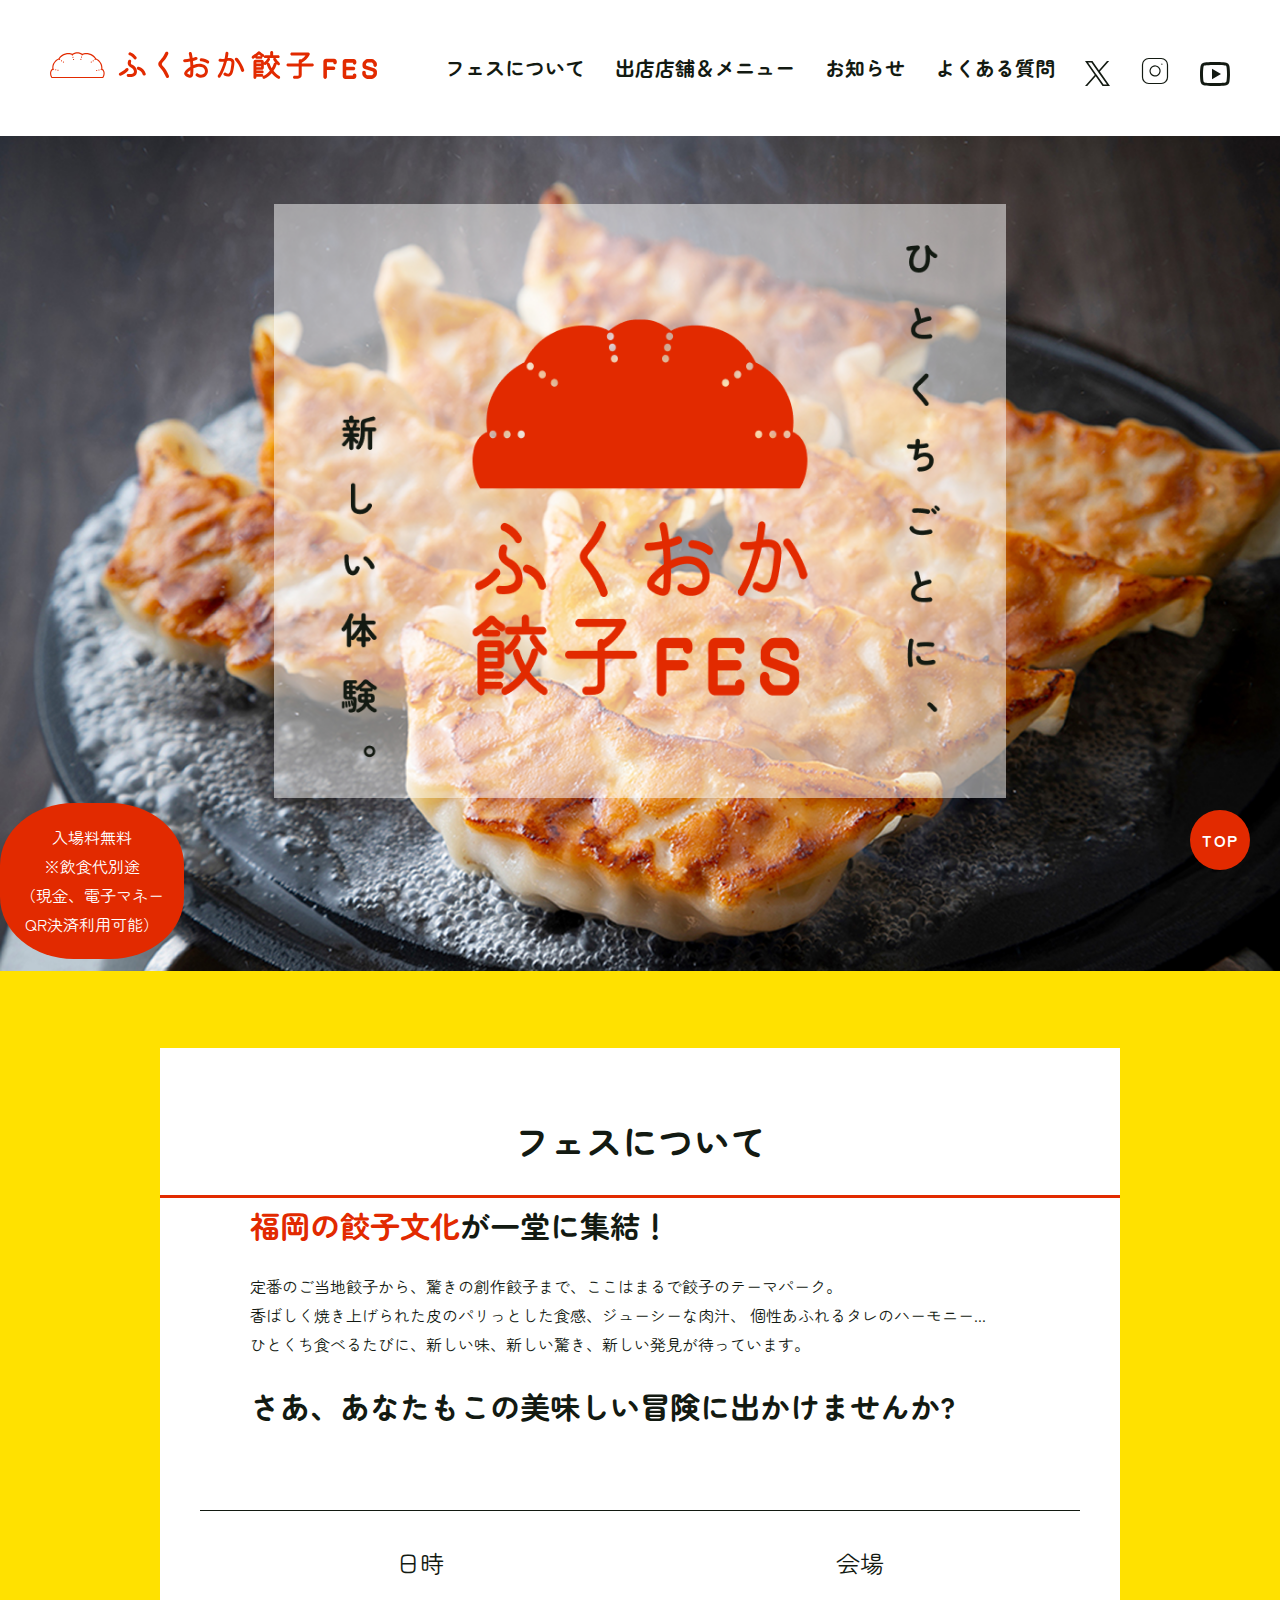
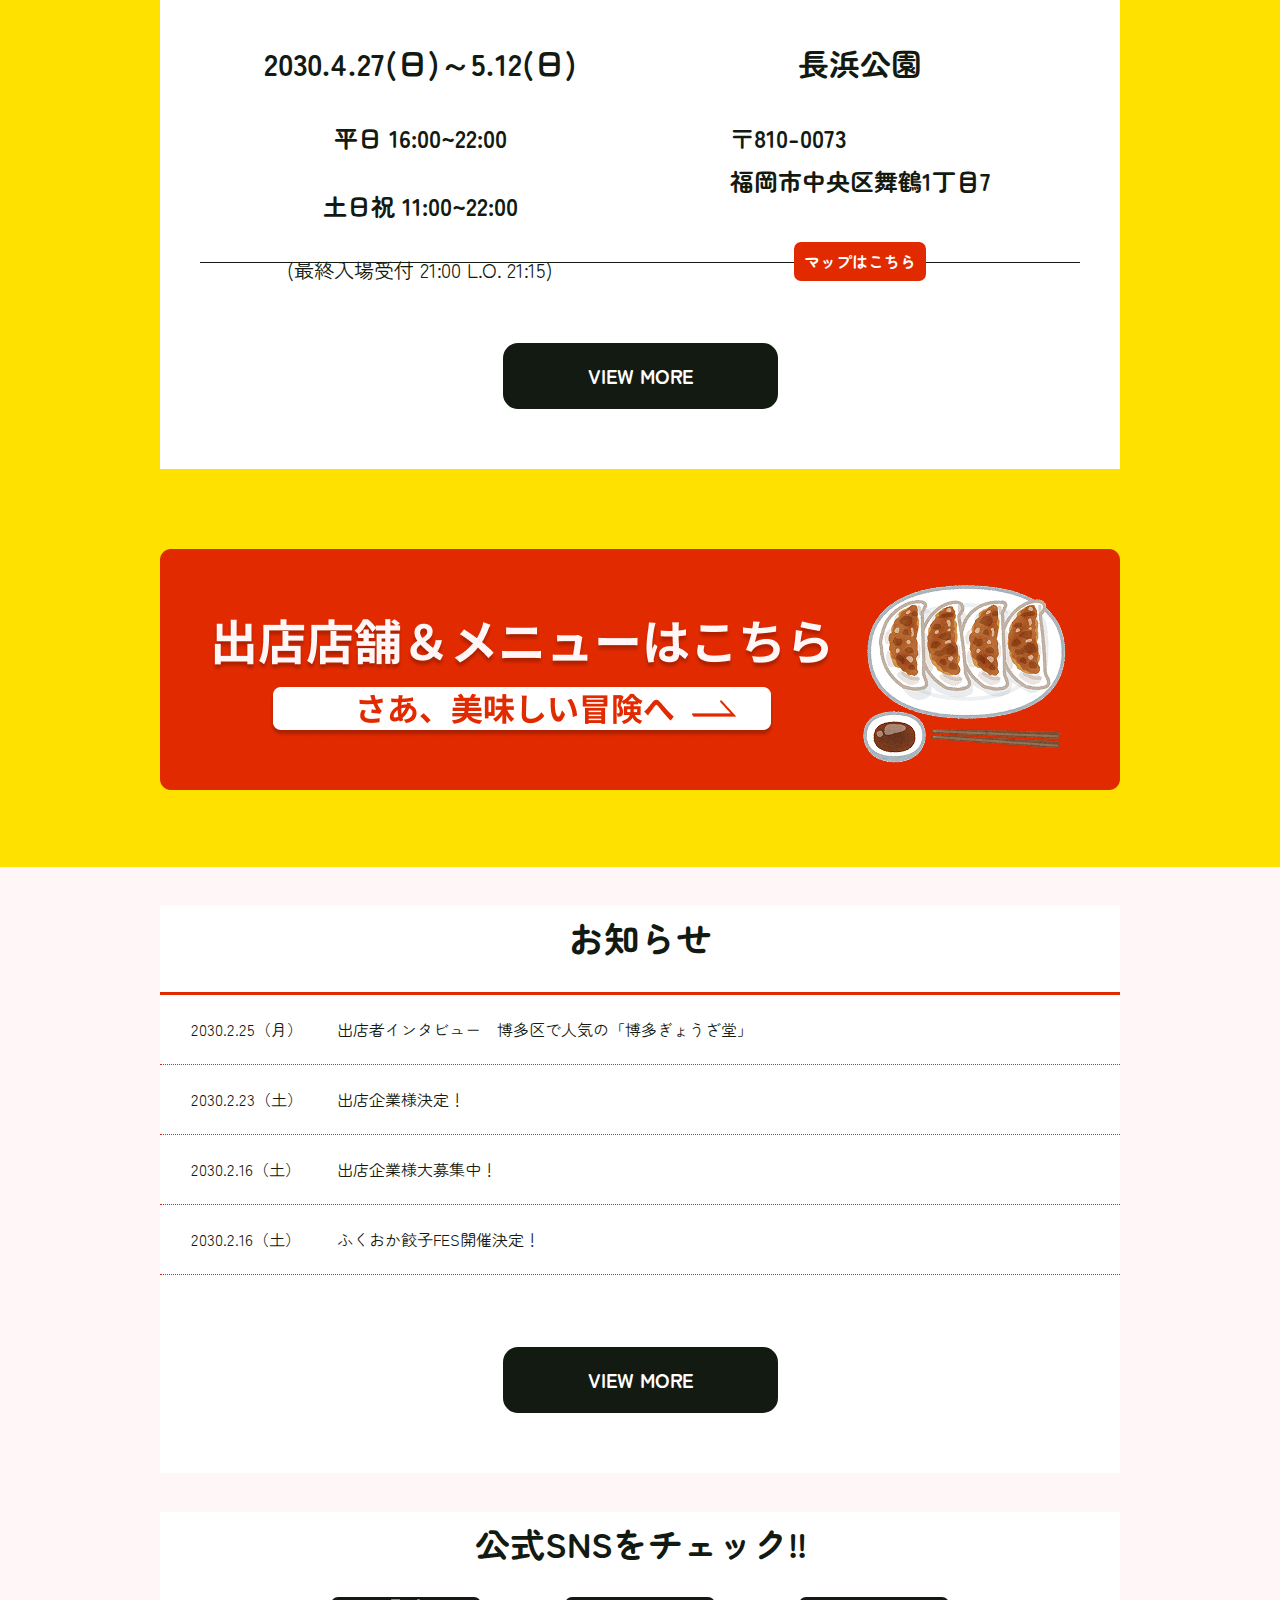
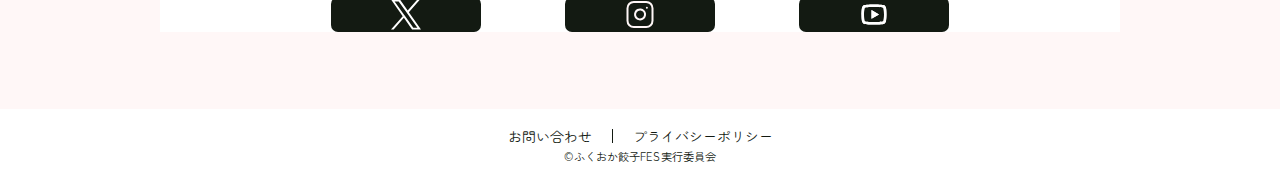
<file: index.html>
<!DOCTYPE html>
<html lang="ja">

<head>
    <meta charset="UTF-8">
    <meta name="viewport" content="width=device-width, initial-scale=1.0">
    <meta name="description" content="福岡の人気餃子が一堂に集結!ご当地餃子や創作餃子が楽しめる、エネルギッシュでモダンなフードフェス。">
    <meta name="robots" content="noindex, nofollow">
    <link rel="stylesheet" href="css/reset.css">
    <link rel="preconnect" href="https://fonts.googleapis.com">
    <link rel="preconnect" href="https://fonts.gstatic.com" crossorigin>
    <link href="https://fonts.googleapis.com/css2?family=Zen+Maru+Gothic&display=swap" rel="stylesheet">
    <link rel="stylesheet" href="css/style.css">
    <title>ふくおか餃子FES｜公式サイト</title>
</head>

<body>
    <header class="l-header" id="top">
        <div class="l-header-pc  c-header-top">
            <p class="c-header-logo">
                <a href="index.html">
                    <img class="pc-logo" src="/img/logo_line_01.svg" alt="ふくおか餃子FES">
                </a>
            </p>
            <nav class="c-header-nav">
                <ul class="c-header-nav__list">
                    <li><a href="information.html">フェスについて</a></li>
                    <li><a href="shops.html">出店店舗＆メニュー</a></li>
                    <li><a href="news.html">お知らせ</a></li>
                    <li><a href="faq.html">よくある質問</a></li>
                    <li><a href="#"><img class="c-header-nav__x" src="/img/x-logo.svg" alt="x"></a></li>
                    <li><a href="#"><img class="c-header-nav__insta" src="/img/Instagram-logo.svg" alt="instagram"></a>
                    </li>
                    <li><a href="#"><img class="c-header-nav__you" src="/img/youtube-logo.svg" alt="youtube"></a></li>
                </ul>
            </nav>
        </div>

        <div class="l-header-sp">
            <p class="c-header-logo">
                <a href="index.html">
                    <img src="/img/logo_line_01.svg" alt="ふくおか餃子FES">
                </a>
            </p>
            <img class="hamburger-image" src="/img/hamburger.svg" alt="ハンバーガーメニュー">
            <!-- ハンバーガーメニューは教えてもらったら反映させるから一旦画像置くねん-->
        </div>
    </header>

    <main>


        <div class="c-mv-sec">
            <div class="c-mv-sec__img">
                <img src="./img/mainvisual-image.png" alt="">
            </div>
            <div class="c-mv-stamp">
                <p>入場料無料</p>
                <p>※飲食代別途</p>
                <p> （現金、電子マネー <br>QR決済利用可能）</p>
            </div>
        </div>

        <section class="l-about-sec">
            <div class="l-about-inner l-wrapper">
                <h2 class="c-title">フェスについて</h2>
                <div class="c-about-concept">
                    <p class="c-about-concept__big">
                        <span class="c-about-concept__red">福岡の餃子文化</span>が一堂に集結！
                    </p>
                    <p class="c-about-concept__small">
                        定番のご当地餃子から、驚きの創作餃子まで、ここはまるで餃子のテーマパーク。<br>
                        香ばしく焼き上げられた皮のパリっとした食感、ジューシーな肉汁、
                        個性あふれるタレのハーモニー... <br>
                        ひとくち食べるたびに、新しい味、新しい驚き、新しい発見が待っています。</p>
                    <p class="c-about-concept__big">
                        さあ、あなたもこの美味しい冒険に出かけませんか?
                    </p>
                </div>
                <ul class="c-about-detail">
                    <li class="c-about-list">
                        <dl>
                            <dt class="c-about-detail__title">日時</dt>
                            <dd class="c-about-detail__main">2030.4.27(日)～5.12(日) <br>
                                <span class="c-about-detail__sub">
                                    平日 16:00~22:00
                                </span>
                                <span class="c-about-detail__sub">
                                    土日祝 11:00~22:00
                                </span>
                                <span class="c-about-detail__note">(最終入場受付 21:00 L.O. 21:15)</span>
                            </dd>
                        </dl>
                    </li>
                    <li class="c-about-list">
                        <dl>
                            <dt class="c-about-detail__title">会場</dt>
                            <dd class="c-about-detail__main">長浜公園
                                <span class="c-about-detail__sub c-about-detail__address">
                                    〒810-0073 <br>
                                    福岡市中央区舞鶴1丁目7
                                </span>
                                <div class="c-btn c-btn__red">
                                    <a href="#">
                                        マップはこちら
                                    </a>
                                </div>
                            </dd>
                        </dl>
                    </li>
                </ul>
                <div class="c-btn c-btn__black c-about-pc">
                    <a href="#">VIEW MORE</a>
                </div>
            </div>

            <div class="l-wrapper">
                <div class="c-about-menu__pc c-about-pc">
                    <img src="./img/menu-pc.png" alt="出店店舗＆メニューはこちら">
                </div>
                <div class="c-about-menu__sp c-about-sp">
                    <img src="./img/menu-sp.png" alt="出店店舗＆メニューはこちら">
                </div>
            </div>
        </section>

        <section class="l-wrapper">
            <div class="l-news-sec">
                <h2 class="c-title">お知らせ</h2>
                <div class="c-news-content">
                    <dl class="c-news-detail">
                        <dt class="c-news-date">
                            <time datetime="2030-02-25">2030.2.25</time>（月）
                        </dt>
                        <dd class="c-news-title">出店者インタビュー　博多区で人気の「博多ぎょうざ堂」</dd>
                    </dl>
                    <dl class="c-news-detail">
                        <dt class="c-news-date">
                            <time datetime="2030-02-23">2030.2.23</time>（土）
                        </dt>
                        <dd class="c-news-title">出店企業様決定！</dd>
                    </dl>
                    <dl class="c-news-detail">
                        <dt class="c-news-date">
                            <time datetime="2030-02-16">2030.2.16</time>（土）
                        </dt>
                        <dd class="c-news-title">出店企業様大募集中！</dd>
                    </dl>
                    <dl class="c-news-detail">
                        <dt class="c-news-date">
                            <time datetime="2030-02-16">2030.2.16</time>（土）
                        </dt>
                        <dd class="c-news-title">ふくおか餃子FES開催決定！</dd>
                    </dl>
                </div>
                <div class="c-btn c-btn__black">
                    <a href="#">VIEW MORE</a>
                </div>
            </div>
        </section>

        <div class="l-sns-sec l-wrapper">
            <p class="c-sns-title">公式SNSをチェック!!</p>
            <div class="c-sns-icon">
                <div class="c-btn c-btn__sns">
                    <a href="#">
                        <img class="c-icon-white" src="./img/x-logo-white.svg" alt="">
                    </a>
                </div>
                <div class="c-btn c-btn__sns">
                    <a href="#">
                        <img class="c-icon-white" src="./img/Instagram-logo-white.svg" alt="">
                    </a>
                </div>
                <div class="c-btn c-btn__sns">
                    <a href="#">
                        <img class="c-icon-white" src="./img/youtube-logo-white.svg" alt="">
                    </a>
                </div>
            </div>


            <button class="c-btn-jump" onclick="location.href='#top'">
                TOP
            </button>


        </div>

        <!--  ↓ボタン使うならつかって！！-->
        <!-- 黒のボタン -->
        <!-- <div class="c-btn c-btn__black">
            <a href="#">VIEW E</a>
        </div> -->

        <!--  赤のボタン-->
        <!-- <div class="c-btn c-btn__red">
            <a href="#">
                詳細はこちら
            </a>
        </div> -->

    </main>

    <footer class="l-footer">

        <ul>
            <li><a href="contact.html">お問い合わせ</a></li>
            <li><a href="privacy.html">プライバシーポリシー</a></li>
        </ul>


        <small>&copy;ふくおか餃子FES実行委員会</small>

    </footer>
</body>

</html>
</file>
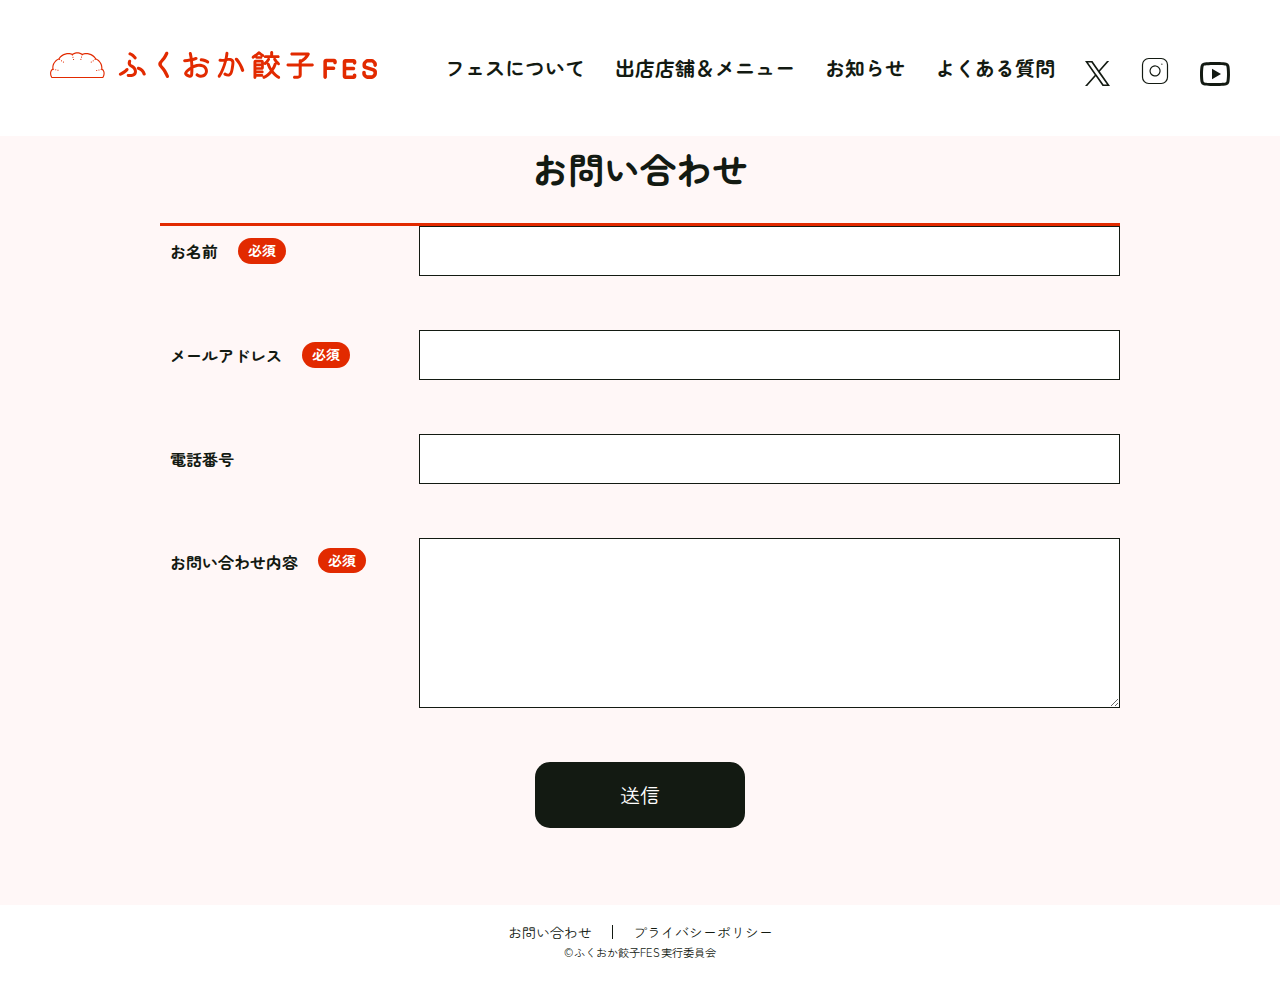
<file: contact.html>
<!DOCTYPE html>
<html lang="ja">

<head>
    <meta charset="UTF-8">
    <meta name="viewport" content="width=device-width, initial-scale=1.0">
    <meta name="description" content="ふくおか餃子FES！イベントに関する不明点のお問い合わせ、取材依頼などはこちらまで！">
    <meta name="robots" content="noindex, nofollow">
    <link rel="stylesheet" href="css/reset.css">
    <link rel="preconnect" href="https://fonts.googleapis.com">
    <link rel="preconnect" href="https://fonts.gstatic.com" crossorigin>
    <link href="https://fonts.googleapis.com/css2?family=Zen+Maru+Gothic&display=swap" rel="stylesheet">
    <link rel="stylesheet" href="css/style.css">
    <title>お問い合わせ｜ふくおか餃子FES</title>
</head>

<body>
    <header class="l-header" id="top">
        <div class="l-header-pc  c-header-top">
            <p class="c-header-logo">
                <a href="index.html">
                    <img class="pc-logo" src="/img/logo_line_01.svg" alt="ふくおか餃子FES">
                </a>
            </p>
            <nav class="c-header-nav">
                <ul class="c-header-nav__list">
                    <li><a href="information.html">フェスについて</a></li>
                    <li><a href="shops.html">出店店舗＆メニュー</a></li>
                    <li><a href="news.html">お知らせ</a></li>
                    <li><a href="faq.html">よくある質問</a></li>
                    <li><a href="#"><img class="c-header-nav__x" src="./img/x-logo.svg" alt="x"></a></li>
                    <li><a href="#"><img class="c-header-nav__insta" src="./img/Instagram-logo.svg" alt="instagram"></a>
                    </li>
                    <li><a href="#"><img class="c-header-nav__you" src="./img/youtube-logo.svg" alt="youtube"></a></li>
                </ul>
            </nav>
        </div>

        <div class="l-header-sp">
            <p class="c-header-logo">
                <a href="index.html">
                    <img src="./img/logo_line_01.svg" alt="ふくおか餃子FES">
                </a>
            </p>
            <img class="hamburger-image" src="/img/hamburger.svg" alt="ハンバーガーメニュー">
            <!-- ハンバーガーメニューは教えてもらったら反映させるから一旦画像置くねん-->
        </div>
    </header>

    <main class="l-wrapper">

        <!--  ↓ボタン使うならつかって！！-->
        <!-- 黒のボタン -->
        <!-- <div class="c-btn c-btn__black">
                    <a href="#">VIEW E</a>
                </div> -->

        <!--  赤のボタン-->
        <!-- <div class="c-btn c-btn__red">
                    <a href="#">
                        詳細はこちら
                    </a>
                </div> -->

        <h1 class="c-title">お問い合わせ</h1>
        <form action="#" method="post" class="l-inf-form">
            <div class="c-infCard l-infCard">
                <label for="user_name" class="l-infCard-lab">お名前<span class="l-infCard-req">必須</span></label>
                <input type="text" name="user_name" id="user_name" required>
            </div>
            <div class="c-infCard l-infCard">
                <label for="user_email" class="l-infCard-lab">メールアドレス<span class="l-infCard-req">必須</span></label>
                <input type="email" name="user_email" id="user_email" required>
            </div>
            <div class="c-infCard l-infCard">
                <label for="user_tel" class="l-infCard-lab">電話番号</label>
                <input type="tel" name="user_tel" id="user_tel">
            </div>
            <div class="c-infCard l-infCard">
                <label for="uese_mes" class="l-infCard-lab l-infCard-lab-q">お問い合わせ内容<span
                        class="l-infCard-req">必須</span></label>
                <textarea name="message" id="uese_mes" required></textarea>
            </div>
            <div class="c-contact__btn"><input type="submit" value="送信" class="l-infCard-btn"></div>
            <!-- <input type="submit" value="送信" class="c-btn"> -->

        </form>

    </main>

    <footer class="l-footer">

        <ul>
            <li><a href="contact.html">お問い合わせ</a></li>
            <li><a href="privacy.html">プライバシーポリシー</a></li>
        </ul>


        <small>&copy;ふくおか餃子FES実行委員会</small>

    </footer>
</body>

</html>
</file>
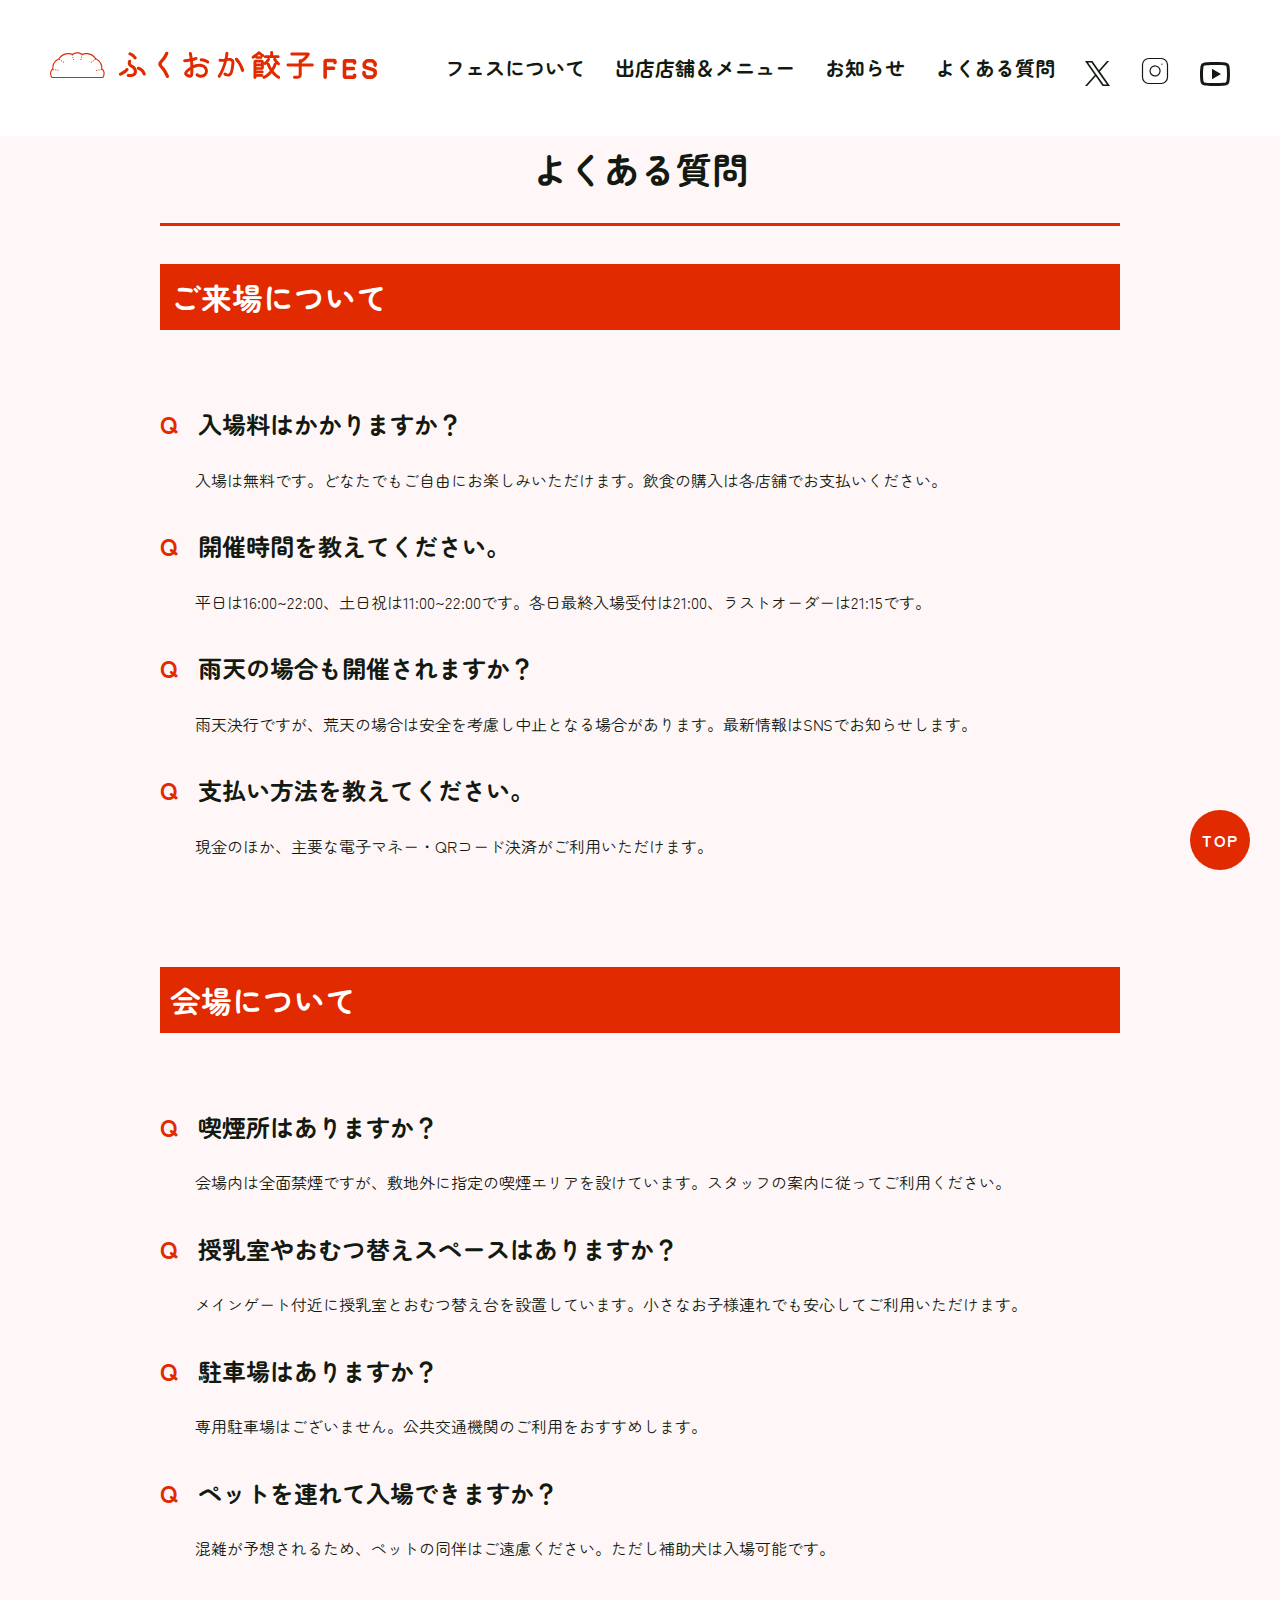
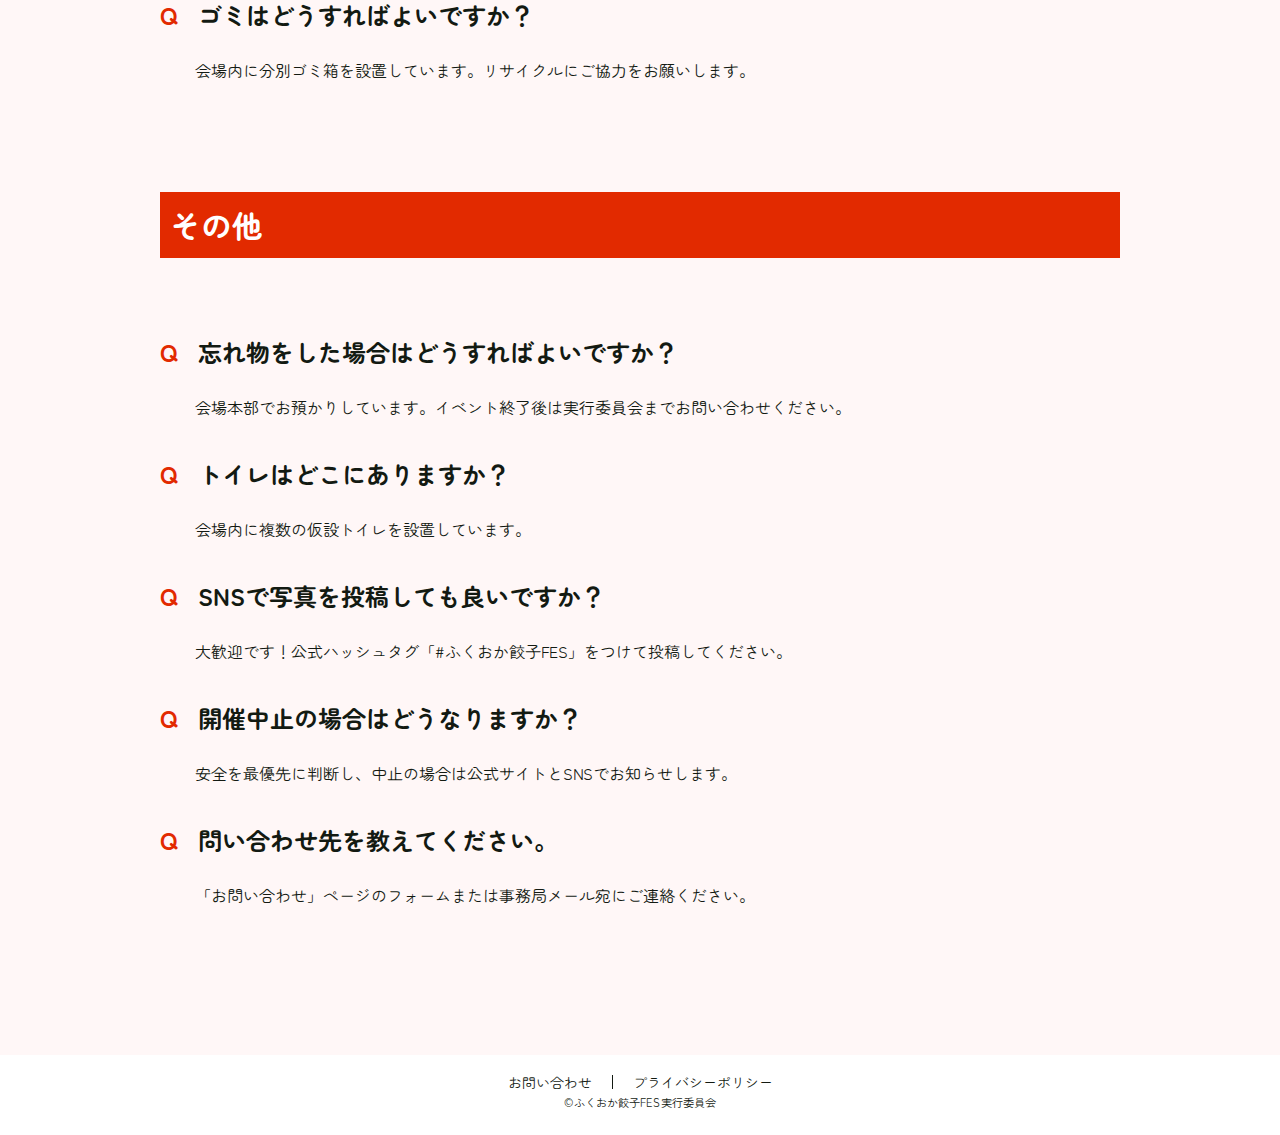
<file: faq.html>
<!DOCTYPE html>
<html lang="ja">

<head>
    <meta charset="UTF-8">
    <meta name="viewport" content="width=device-width, initial-scale=1.0">
    <meta name="description" content="ふくおか餃子FES！よくある質問についてのページ。">
    <meta name="robots" content="noindex, nofollow">
    <link rel="stylesheet" href="css/reset.css">
    <link rel="preconnect" href="https://fonts.googleapis.com">
    <link rel="preconnect" href="https://fonts.gstatic.com" crossorigin>
    <link href="https://fonts.googleapis.com/css2?family=Zen+Maru+Gothic&display=swap" rel="stylesheet">
    <link rel="stylesheet" href="css/style.css">
    <title>よくある質問｜ふくおか餃子FES</title>
</head>

<body>
    <header class="l-header">
        <div class="l-header-pc">
            <p class="c-header-logo">
                <a href="index.html">
                    <img class="pc-logo" src="/img/logo_line_01.svg" alt="ふくおか餃子FES">
                </a>
            </p>
            <nav class="c-header-nav">
                <ul class="c-header-nav__list">
                    <li><a href="information.html">フェスについて</a></li>
                    <li><a href="shops.html">出店店舗＆メニュー</a></li>
                    <li><a href="news.html">お知らせ</a></li>
                    <li><a href="faq.html">よくある質問</a></li>
                    <li><a href="#"><img class="c-header-nav__x" src="/img/x-logo.svg" alt="x"></a></li>
                    <li><a href="#"><img class="c-header-nav__insta" src="/img/Instagram-logo.svg" alt="instagram"></a>
                    </li>
                    <li><a href="#"><img class="c-header-nav__you" src="/img/youtube-logo.svg" alt="youtube"></a></li>
                </ul>
            </nav>
        </div>

        <div class="l-header-sp">
            <p class="c-header-logo">
                <a href="index.html">
                    <img src="/img/logo_line_01.svg" alt="ふくおか餃子FES">
                </a>
            </p>
            <img class="hamburger-image" src="/img/hamburger.svg" alt="ハンバーガーメニュー">
            <!-- ハンバーガーメニューは教えてもらったら反映させるから一旦画像置くねん-->
        </div>
    </header>


    <main class="l-wrapper">

        <!--  ↓ボタン使うならつかって！！-->
        <!-- 黒のボタン -->
        <!-- <div class="c-btn c-btn__black">
                    <a href="#">VIEW E</a>
                </div> -->

        <!--  赤のボタン-->
        <!-- <div class="c-btn c-btn__red">
                    <a href="#">
                        詳細はこちら
                    </a>
                </div> -->

        <h1 class="c-title">よくある質問</h1>
        <section class="c-faq__come">
            <h2 class="c-title__sub">ご来場について</h2>
            <dl class="c-faqCard l-faqCard">

                <dt>
                    <span class="c-faqCard-q">Q</span>
                    入場料はかかりますか？
                </dt>
                <dd>入場は無料です。どなたでもご自由にお楽しみいただけます。飲食の購入は各店舗でお支払いください。</dd>
                <dt>
                    <span class="c-faqCard-q">Q</span>開催時間を教えてください。
                </dt>
                <dd>平日は16:00~22:00、土日祝は11:00~22:00です。各日最終入場受付は21:00、ラストオーダーは21:15です。</dd>
                <dt>
                    <span class="c-faqCard-q">Q</span>雨天の場合も開催されますか？
                </dt>
                <dd>雨天決行ですが、荒天の場合は安全を考慮し中止となる場合があります。最新情報はSNSでお知らせします。</dd>
                <dt>
                    <span class="c-faqCard-q">Q</span>支払い方法を教えてください。
                </dt>
                <dd>現金のほか、主要な電子マネー・QRコード決済がご利用いただけます。</dd>
            </dl>
        </section>
        <section class="c-faq__place">
            <h2 class="c-title__sub">会場について</h2>
            <dl class="c-faqCard l-faqCard">
                <dt>
                    <span class="c-faqCard-q">Q</span>喫煙所はありますか？
                </dt>
                <dd>会場内は全面禁煙ですが、敷地外に指定の喫煙エリアを設けています。スタッフの案内に従ってご利用ください。</dd>
                <dt>
                    <span class="c-faqCard-q">Q</span>授乳室やおむつ替えスペースはありますか？
                </dt>
                <dd>メインゲート付近に授乳室とおむつ替え台を設置しています。小さなお子様連れでも安心してご利用いただけます。</dd>
                <dt>
                    <span class="c-faqCard-q">Q</span>駐車場はありますか？
                </dt>
                <dd>専用駐車場はございません。公共交通機関のご利用をおすすめします。</dd>
                <dt>
                    <span class="c-faqCard-q">Q</span>ペットを連れて入場できますか？
                </dt>
                <dd>混雑が予想されるため、ペットの同伴はご遠慮ください。ただし補助犬は入場可能です。</dd>
                <dt>
                    <span class="c-faqCard-q">Q</span>ゴミはどうすればよいですか？
                </dt>
                <dd>会場内に分別ゴミ箱を設置しています。リサイクルにご協力をお願いします。</dd>
            </dl>
        </section>
        <section class="c-faq__other">
            <h2 class="c-title__sub">その他</h2>
            <dl class="c-faqCard l-faqCard">
                <dt>
                    <span class="c-faqCard-q">Q</span>忘れ物をした場合はどうすればよいですか？
                </dt>
                <dd>会場本部でお預かりしています。イベント終了後は実行委員会までお問い合わせください。</dd>
                <dt>
                    <span class="c-faqCard-q">Q</span>トイレはどこにありますか？
                </dt>
                <dd>会場内に複数の仮設トイレを設置しています。</dd>
                <dt>
                    <span class="c-faqCard-q">Q</span>SNSで写真を投稿しても良いですか？
                </dt>
                <dd>大歓迎です！公式ハッシュタグ「#ふくおか餃子FES」をつけて投稿してください。</dd>
                <dt>
                    <span class="c-faqCard-q">Q</span>開催中止の場合はどうなりますか？
                </dt>
                <dd>安全を最優先に判断し、中止の場合は公式サイトとSNSでお知らせします。</dd>
                <dt>
                    <span class="c-faqCard-q">Q</span>問い合わせ先を教えてください。
                </dt>
                <dd>「お問い合わせ」ページのフォームまたは事務局メール宛にご連絡ください。</dd>
            </dl>
        </section>
        <p class="c-btn-jump">
            <a href="#top">TOP</a>
        </p>


    </main>

    <footer class="l-footer">

        <ul>
            <li><a href="contact.html">お問い合わせ</a></li>
            <li><a href="privacy.html">プライバシーポリシー</a></li>
        </ul>


        <small>&copy;ふくおか餃子FES実行委員会</small>

    </footer>
</body>

</html>
</file>
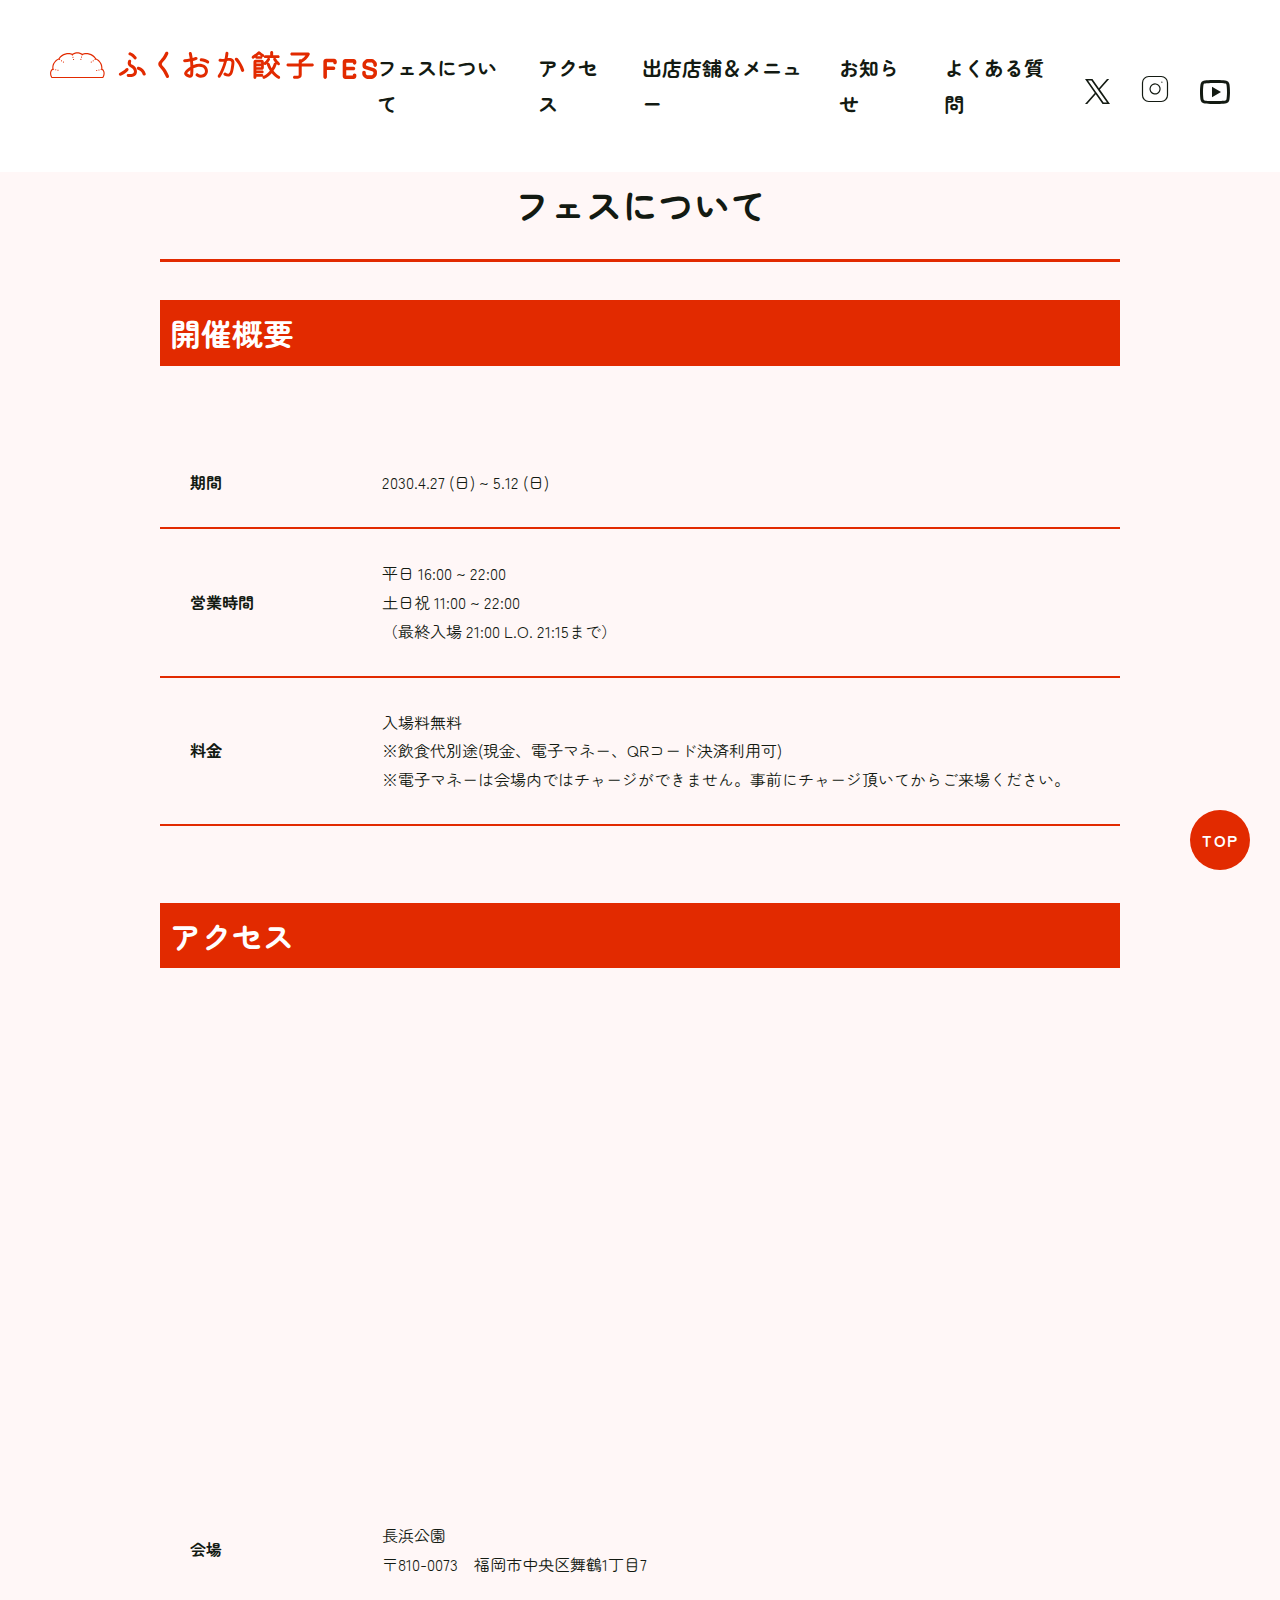
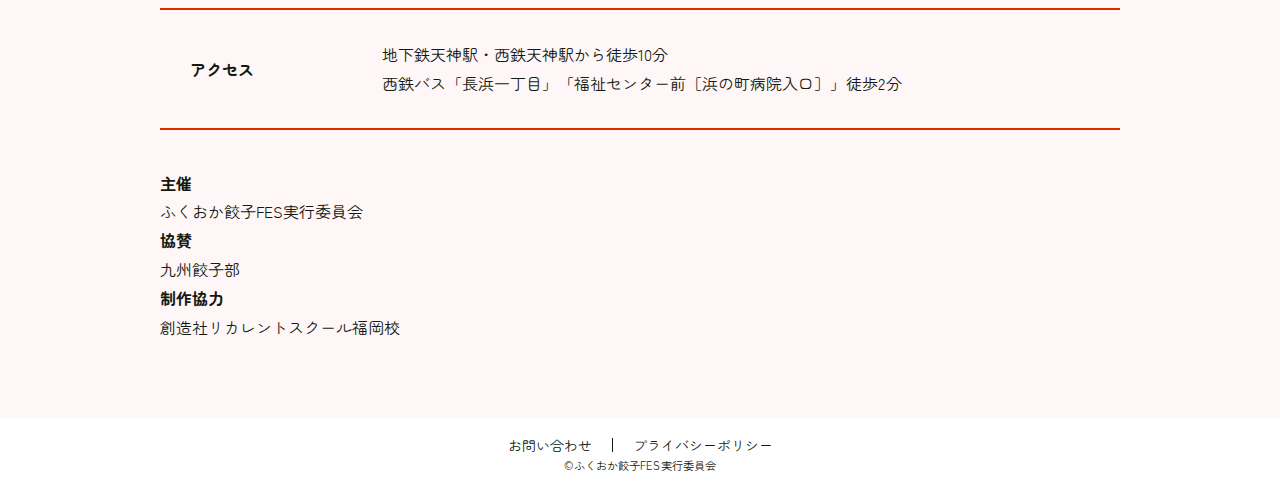
<file: information.html>
<!DOCTYPE html>
<html lang="ja">

<head>
    <meta charset="UTF-8">
    <meta name="viewport" content="width=device-width, initial-scale=1.0">
    <meta name="description" content="福岡餃子FES！開催概要ページ。期間2040.4.27(日)～5.12(日)。会場：福岡市中央区舞鶴1-7長浜公園。入場無料！">
    <meta name="keywords" content="餃子,フェス,福岡,長浜,入場料無料,概要,2030">
    <meta name="author" content="ふくおか餃子FES">
    <meta property="og:type" content="website">
    <meta property="og:url" content="">
    <meta property="og:site_name" content="ふくおか餃子FE">
    <meta property="og:title" content="フェスについて｜ふくおか餃子FES">
    <meta property="og:description"
        content="ふくおか餃子FES！2030年4月27日(日)～5月12日(日) 開催！会場は福岡市中央区舞鶴1-7 長浜公園です。どなたでも入場無料！皆様のご来場お待ちしております。">
    <meta property="og:image" content="img/ogp.png">
    <meta property="og:image:alt" content="ふくおか餃子FES">
    <meta property="og:image:width" content="1200">
    <meta property="og:image:height" content="630">
    <meta name="robots" content="noindex, nofollow">

    <link rel="stylesheet" href="css/reset.css">
    <link rel="preconnect" href="https://fonts.googleapis.com">
    <link rel="preconnect" href="https://fonts.gstatic.com" crossorigin>
    <link href="https://fonts.googleapis.com/css2?family=Zen+Maru+Gothic&display=swap" rel="stylesheet">
    <link rel="stylesheet" href="css/style.css">
    <link rel="icon" href="img/favicon.svg" type="image/svg+xml">
    <link rel="icon alternate" href="img/favicon.png" type="image/png">
    <title>フェスについて｜ふくおか餃子FES</title>
</head>

<body>
    <header class="l-header" id="top">
        <div class="l-header-pc  c-header-top">
            <p class="c-header-logo">
                <a href="index.html">
                    <img class="pc-logo" src="./img/logo_line_01.svg" alt="ふくおか餃子FES">
                </a>
            </p>
            <nav class="c-header-nav">
                <ul class="c-header-nav__list">
                    <li><a href="information.html">フェスについて</a></li>
                    <li><a href="information.html#access">アクセス</a></li>
                    <li><a href="shops.html">出店店舗＆メニュー</a></li>
                    <li><a href="news.html">お知らせ</a></li>
                    <li><a href="faq.html">よくある質問</a></li>
                    <li><a href="#"><img class="c-header-nav__x" src="./img/x-logo.svg" alt="x"></a></li>
                    <li><a href="#"><img class="c-header-nav__insta" src="./img/Instagram-logo.svg" alt="instagram"></a>
                    </li>
                    <li><a href="#"><img class="c-header-nav__you" src="./img/youtube-logo.svg" alt="youtube"></a></li>
                </ul>
            </nav>
        </div>

        <div class="l-header-sp">
            <p class="c-header-logo">
                <a href="index.html">
                    <img src="./img/logo_line_01.svg" alt="ふくおか餃子FES">
                </a>
            </p>
            <img class="hamburger-image" src="./img/hamburger.svg" alt="ハンバーガーメニュー">
        </div>
    </header>

    <main class="l-wrapper">
        <h1 class="c-title">フェスについて</h1>

        <section>

            <h2 class="c-title__sub">開催概要</h2>

            <dl class="c-info__list">
                <dt class="c-info__title">期間</dt>
                <dd class="c-info__text">2030.4.27 (日) ~ 5.12 (日)</dd>

                <dt class="c-info__title">営業時間</dt>
                <dd class="c-info__text"> 平日 16:00 ~ 22:00 <br>
                    土日祝 11:00 ~ 22:00 <br>
                    （最終入場 21:00 L.O. 21:15まで）
                </dd>

                <dt class="c-info__title">料金</dt>
                <dd class="c-info__text">
                    <div class="c-info__text-bold">入場料無料</div>
                    ※飲食代別途(現金、電子マネー、QRコード決済利用可) <br>
                    ※電子マネーは会場内ではチャージができません。事前にチャージ頂いてからご来場ください。
                </dd>
            </dl>

        </section>

        <section>
            <h2 class="c-title__sub" id="access">アクセス</h2>
            <iframe class="c-info__map"
                src="https://www.google.com/maps/embed?pb=!1m18!1m12!1m3!1d6646.910095870736!2d130.39412999999996!3d33.59349580000001!2m3!1f0!2f0!3f0!3m2!1i1024!2i768!4f13.1!3m3!1m2!1s0x3541918916ac1a97%3A0x38ef1af8385772cc!2z6ZW35rWc5YWs5ZyS!5e0!3m2!1sja!2sjp!4v1766647561228!5m2!1sja!2sjp"
                width="600" height="450" style="border:0;" allowfullscreen="" loading="lazy"
                referrerpolicy="no-referrer-when-downgrade"></iframe>


            <dl class="c-info__list">
                <dt class="c-info__title">会場</dt>
                <dd class="c-info__text">
                    <div class="c-info__text-bold">長浜公園</div>
                    〒810-0073　福岡市中央区舞鶴1丁目7
                </dd>

                <dt class="c-info__title">アクセス</dt>
                <dd class="c-info__text">地下鉄天神駅・西鉄天神駅から徒歩10分<br>
                    西鉄バス「長浜一丁目」「福祉センター前［浜の町病院入口］」徒歩2分
                </dd>
            </dl>

        </section>



        <div class="c-info__host">
            <dl>
                <dt>主催</dt>
                <dd class="c-info__host-text">ふくおか餃子FES実行委員会</dd>
                <dt>協賛</dt>
                <dd class="c-info__host-text">九州餃子部</dd>
                <dt>制作協力</dt>
                <dd>創造社リカレントスクール福岡校</dd>
            </dl>
        </div>

        <p class="c-btn-jump">
            <a href="#top">TOP</a>
        </p>

    </main>

    <footer class="l-footer c-footer__mbs60">

        <ul>
            <li><a href="contact.html">お問い合わせ</a></li>
            <li><a href="privacy.html">プライバシーポリシー</a></li>
        </ul>


        <small>&copy;ふくおか餃子FES実行委員会</small>

    </footer>
</body>

</html>
</file>
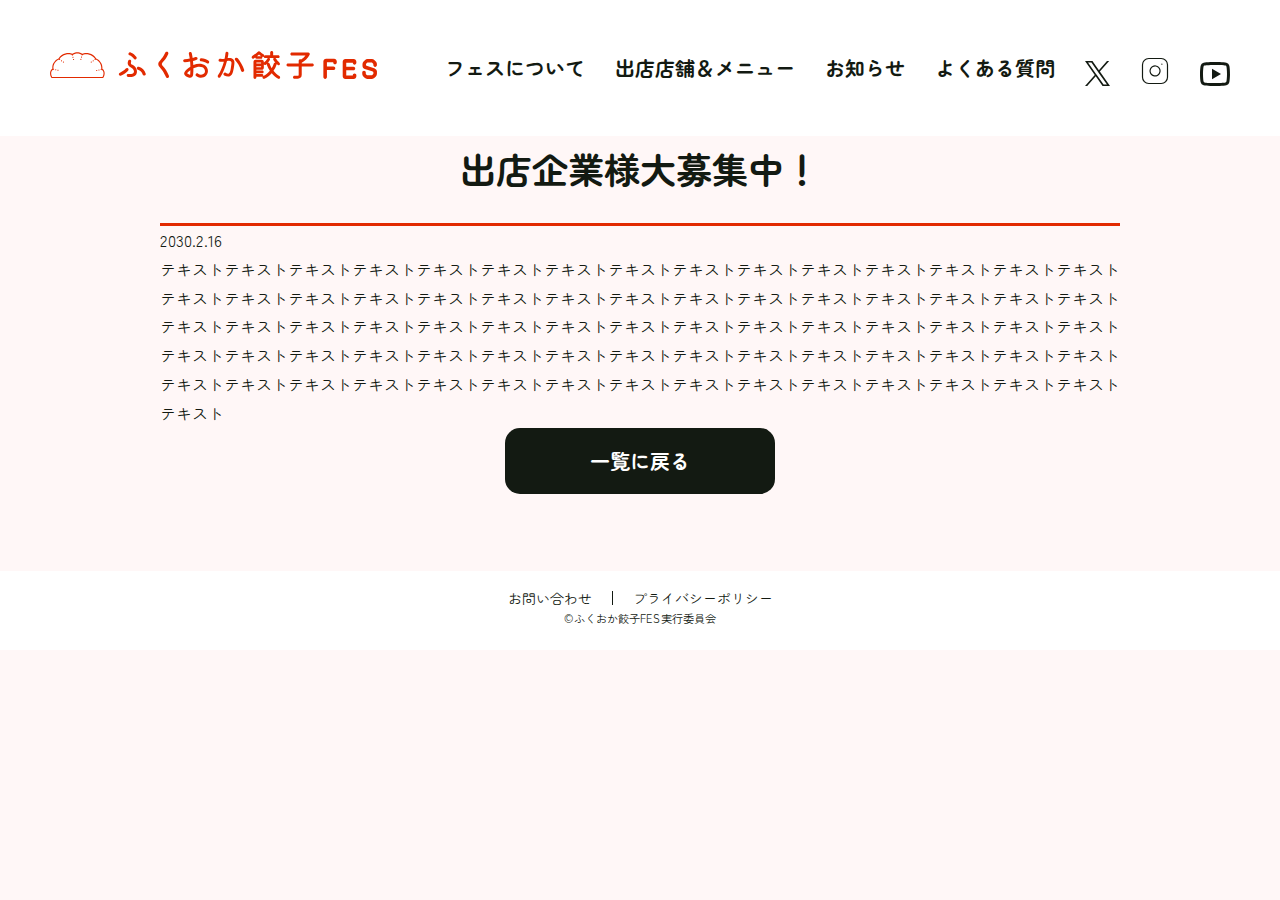
<file: news-detail.html>
<!DOCTYPE html>
<html lang="ja">

<head>
    <meta charset="UTF-8">
    <meta name="viewport" content="width=device-width, initial-scale=1.0">
    <meta name="description" content="ふくおか餃子FES！最新情報はこちら。出店者インタビュー！博多で人気に「博多ぎょうざ堂」">
    <meta name="robots" content="noindex, nofollow">
    <link rel="stylesheet" href="css/reset.css">
    <link rel="preconnect" href="https://fonts.googleapis.com">
    <link rel="preconnect" href="https://fonts.gstatic.com" crossorigin>
    <link href="https://fonts.googleapis.com/css2?family=Zen+Maru+Gothic&display=swap" rel="stylesheet">
    <link rel="stylesheet" href="css/style.css">
    <title>お知らせ詳細｜ふくおか餃子FES</title>
</head>

<body>
    <header class="l-header" id="top">
        <div class="l-header-pc  c-header-top">
            <p class="c-header-logo">
                <a href="index.html">
                    <img class="pc-logo" src="/img/logo_line_01.svg" alt="ふくおか餃子FES">
                </a>
            </p>
            <nav class="c-header-nav">
                <ul class="c-header-nav__list">
                    <li><a href="information.html">フェスについて</a></li>
                    <li><a href="shops.html">出店店舗＆メニュー</a></li>
                    <li><a href="news.html">お知らせ</a></li>
                    <li><a href="faq.html">よくある質問</a></li>
                    <li><a href="#"><img class="c-header-nav__x" src="./img/x-logo.svg" alt="x"></a></li>
                    <li><a href="#"><img class="c-header-nav__insta" src="./img/Instagram-logo.svg" alt="instagram"></a>
                    </li>
                    <li><a href="#"><img class="c-header-nav__you" src="./img/youtube-logo.svg" alt="youtube"></a></li>
                </ul>
            </nav>
        </div>

        <div class="l-header-sp">
            <p class="c-header-logo">
                <a href="index.html">
                    <img src="./img/logo_line_01.svg" alt="ふくおか餃子FES">
                </a>
            </p>
            <img class="hamburger-image" src="/img/hamburger.svg" alt="ハンバーガーメニュー">
            <!-- ハンバーガーメニューは教えてもらったら反映させるから一旦画像置くねん-->
        </div>
    </header>

    <main class="l-wrapper">

        <h1 class="c-title">出店企業様大募集中！</h1>

        <p><time datetime="2030-02-16">2030.2.16</time></p>
        <p>テキストテキストテキストテキストテキストテキストテキストテキストテキストテキストテキストテキストテキストテキストテキストテキストテキストテキストテキストテキストテキストテキストテキストテキストテキストテキストテキストテキストテキストテキストテキストテキストテキストテキストテキストテキストテキストテキストテキストテキストテキストテキストテキストテキストテキストテキストテキストテキストテキストテキストテキストテキストテキストテキストテキストテキストテキストテキストテキストテキストテキストテキストテキストテキストテキストテキストテキストテキストテキストテキストテキストテキストテキストテキストテキストテキスト
        </p>

        <div class="c-btn c-btn__black">
            <a href="news.html">一覧に戻る</a>
        </div>
        <!--  ↓ボタン使うならつかって！！-->
        <!-- 黒のボタン -->
        <!-- <div class="c-btn c-btn__black">
                    <a href="#">VIEW E</a>
                </div> -->

        <!--  赤のボタン-->
        <!-- <div class="c-btn c-btn__red">
                    <a href="#">
                        詳細はこちら
                    </a>
                </div> -->

    </main>

    <footer class="l-footer">

        <ul>
            <li><a href="contact.html">お問い合わせ</a></li>
            <li><a href="privacy.html">プライバシーポリシー</a></li>
        </ul>


        <small>&copy;ふくおか餃子FES実行委員会</small>

    </footer>
</body>

</html>
</file>
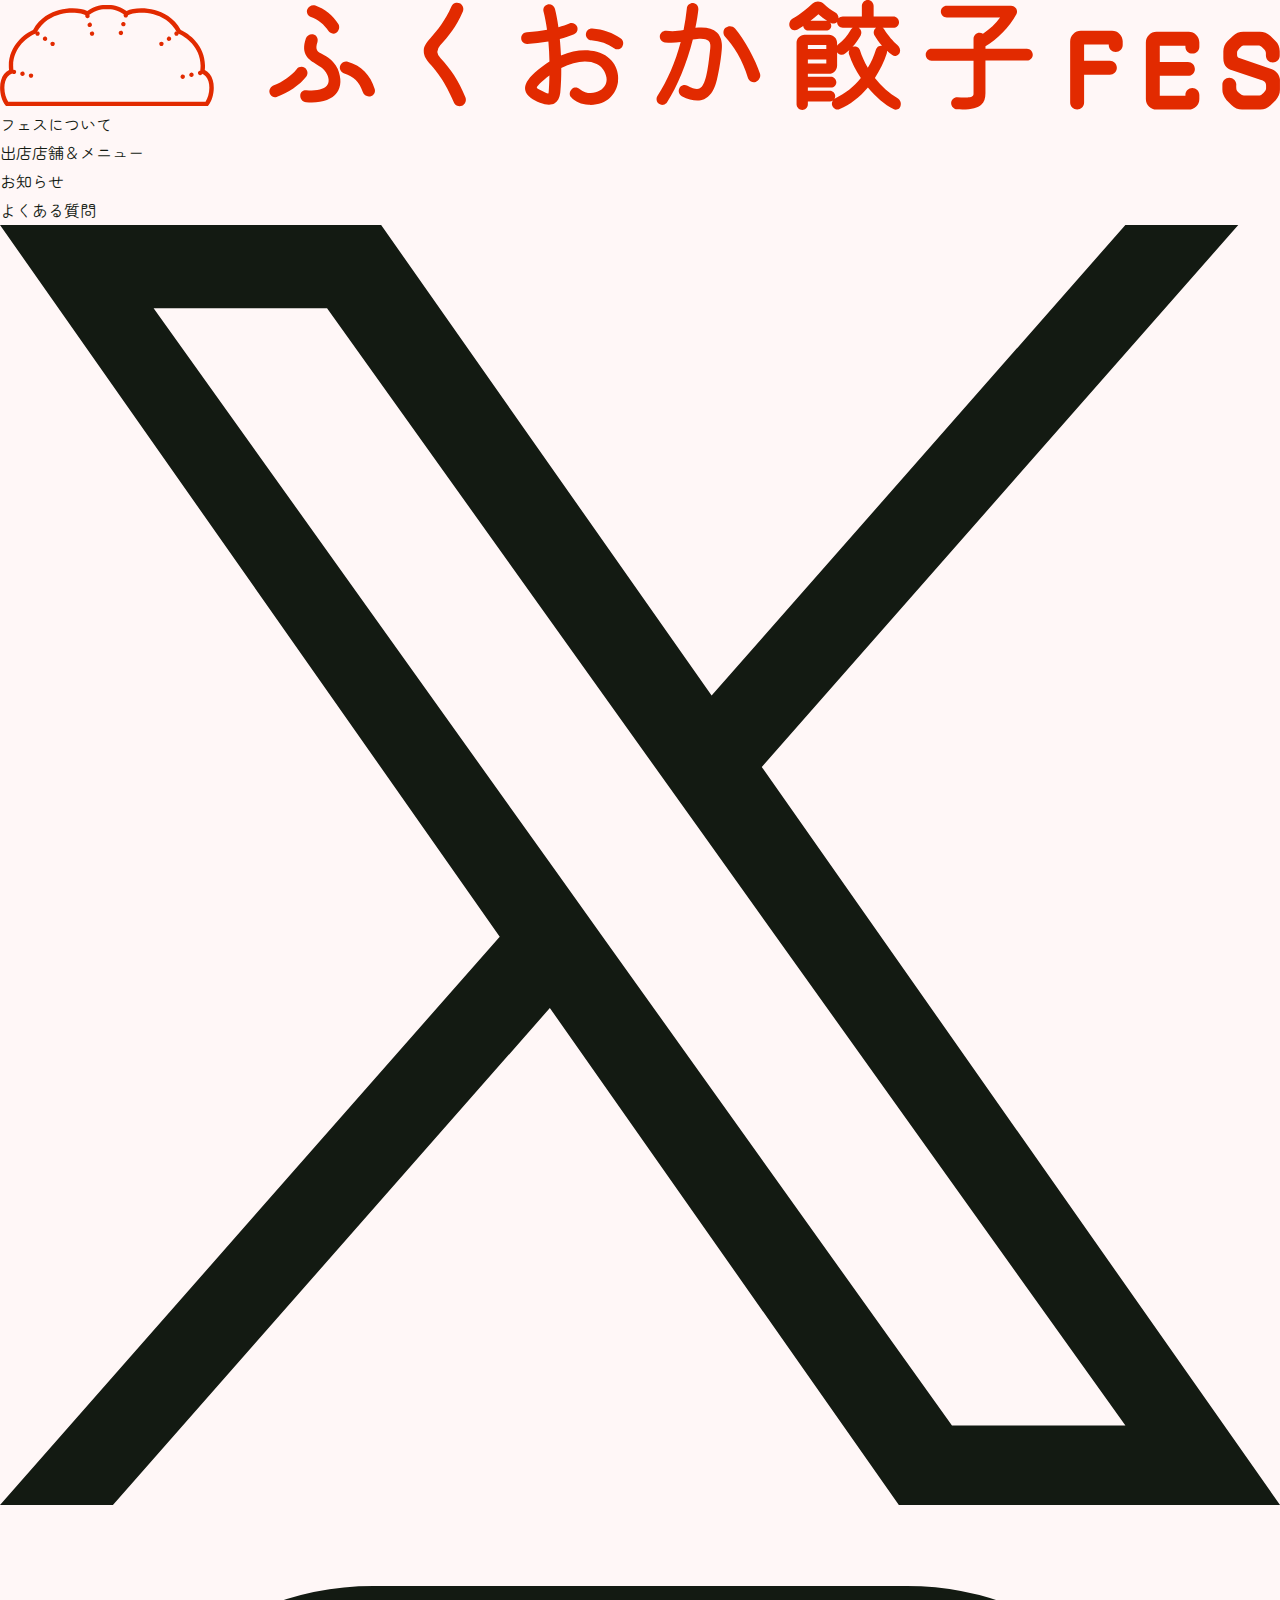
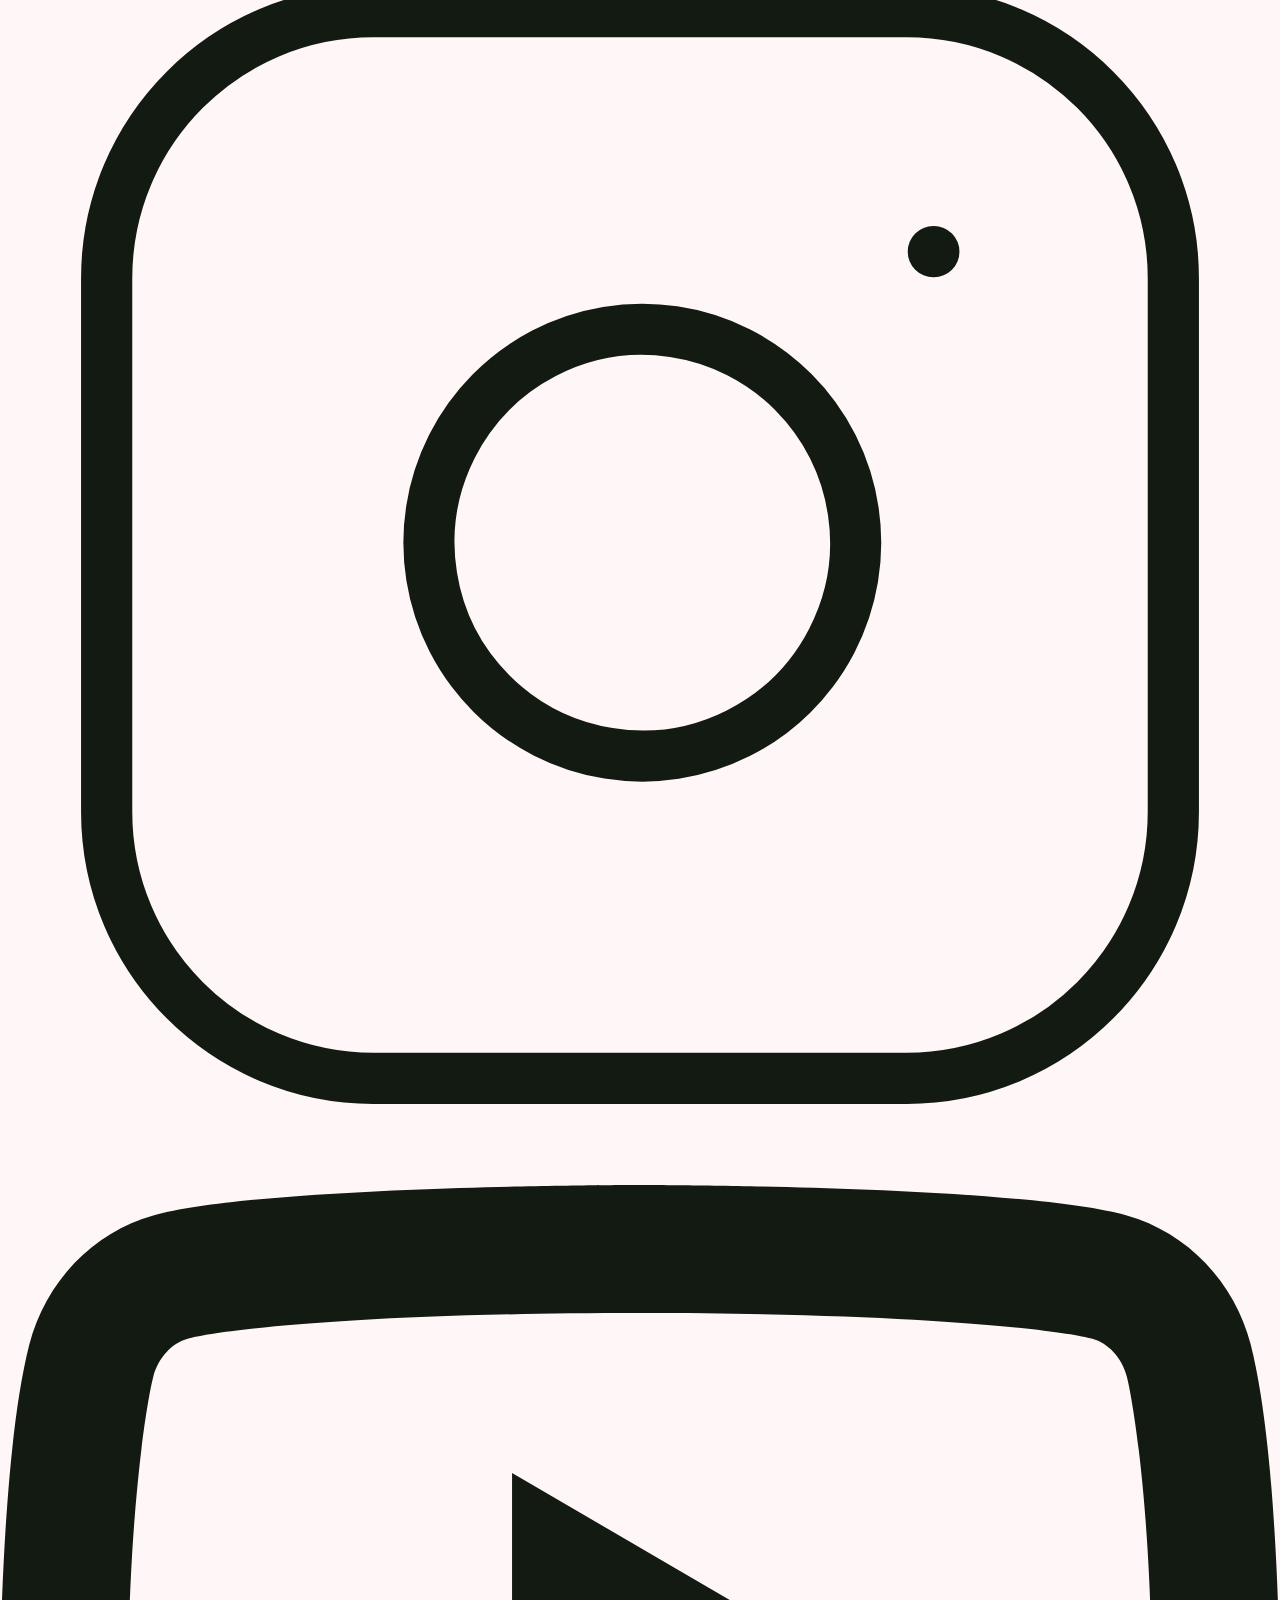
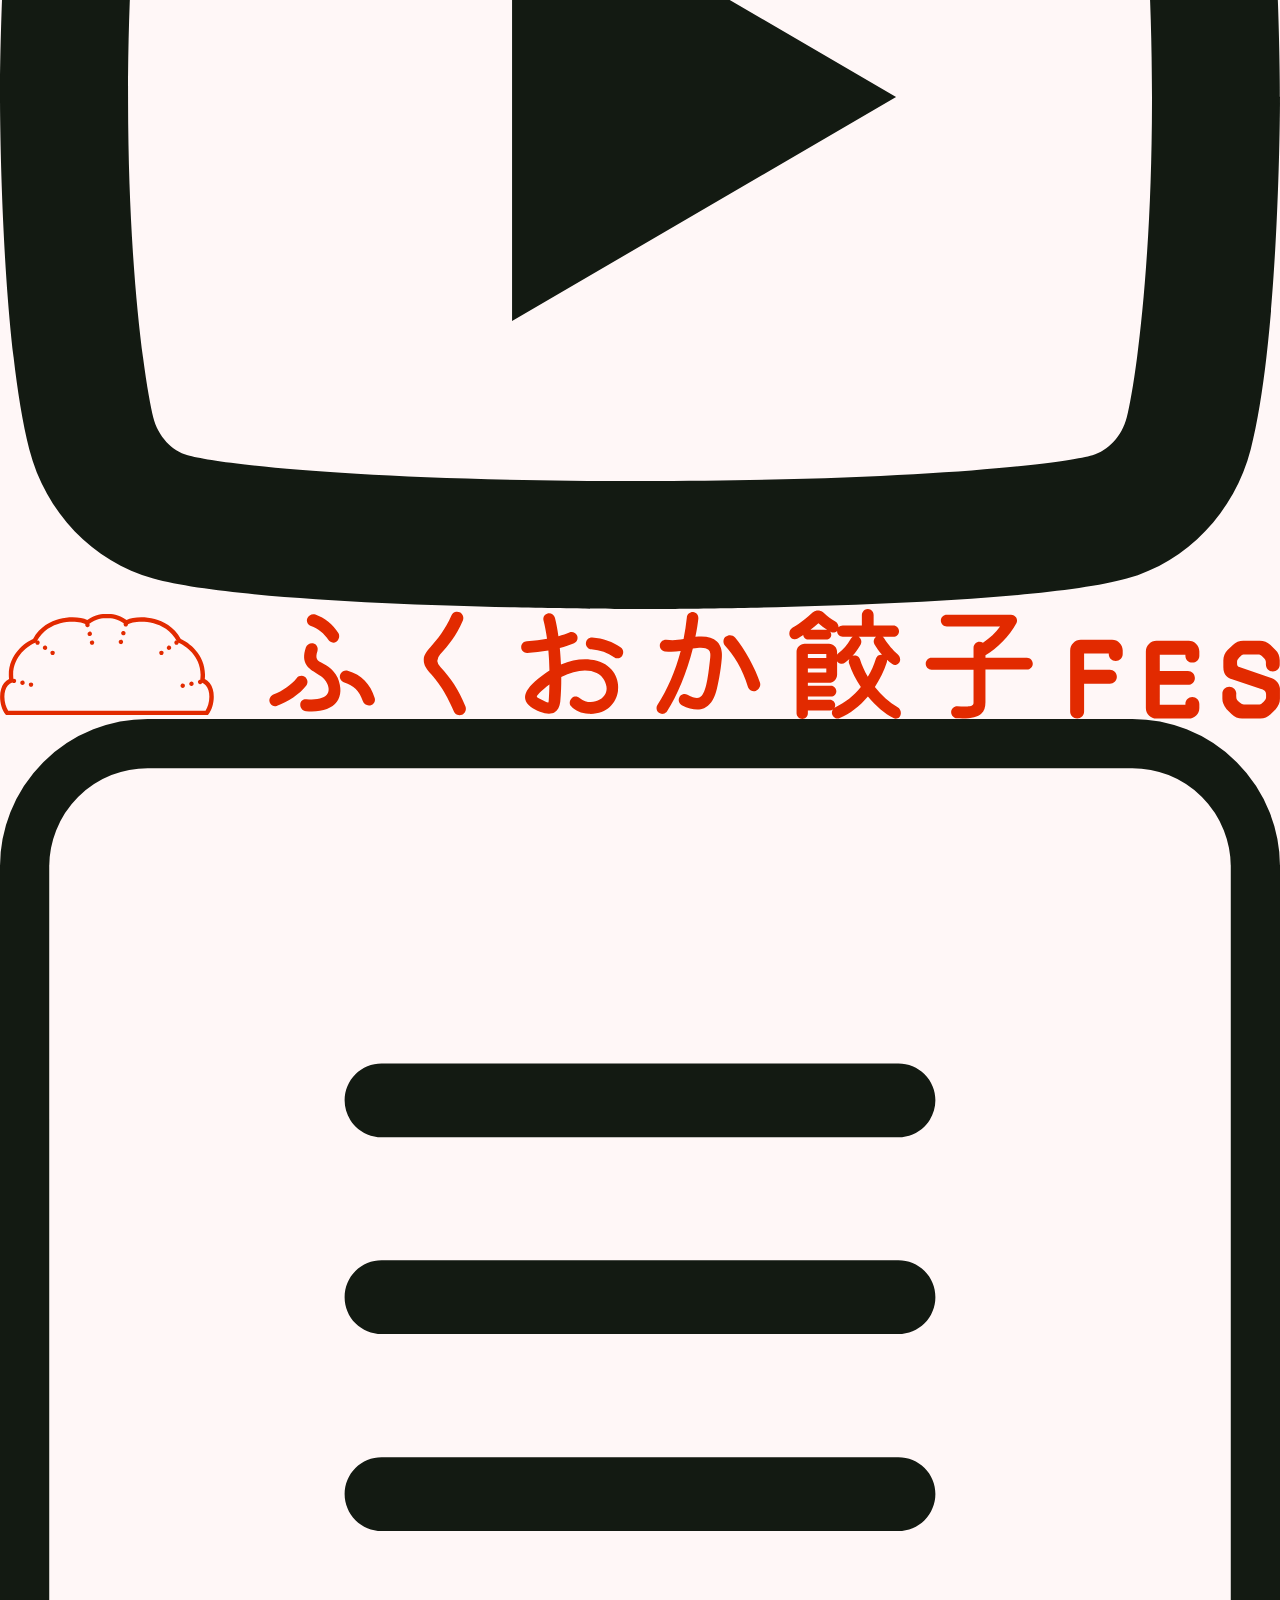
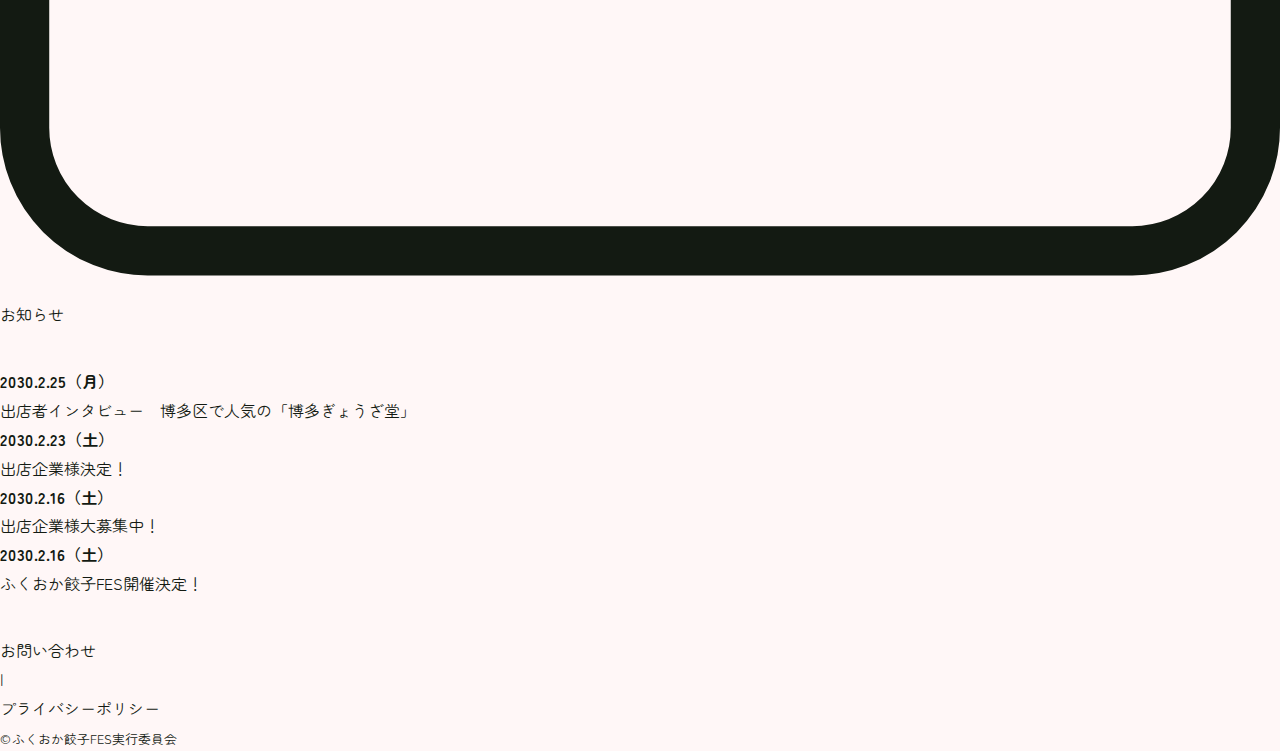
<file: news.html>
<!DOCTYPE html>
<html lang="ja">

<head>
    <meta charset="UTF-8">
    <meta name="viewport" content="width=device-width, initial-scale=1.0">
    <meta name="description" content="ふくおか餃子FES！最新情報はこちら。出店者インタビュー！博多で人気に「博多ぎょうざ堂」">
    <link rel="stylesheet" href="css/reset.css">
    <link rel="preconnect" href="https://fonts.googleapis.com">
    <link rel="preconnect" href="https://fonts.gstatic.com" crossorigin>
    <link href="https://fonts.googleapis.com/css2?family=Zen+Maru+Gothic&display=swap" rel="stylesheet">
    <link rel="stylesheet" href="css/style.css">
    <title>お知らせ｜ふくおか餃子FES</title>
</head>

<body>
    <header>
        <div class="header-pc">
            <h1>
                <a href="index.html">
                    <img class="pc-logo" src="/img/logo_line_01.svg" alt="ふくおか餃子FES">
                </a>
            </h1>
            <nav class="nav-pc">
                <ul>
                    <li><a href="information.html">フェスについて</a></li>
                    <li><a href="shops.html">出店店舗＆メニュー</a></li>
                    <li><a href="news.html">お知らせ</a></li>
                    <li><a href="faq.html">よくある質問</a></li>
                    <li><a href="#"><img class="x-logo" src="/img/x-logo.svg" alt="x"></a></li>
                    <li><a href="#"><img class="instagram-logo" src="/img/Instagram-logo.svg" alt="instagram"></a></li>
                    <li><a href="#"><img class="youtube-logo" src="/img/youtube-logo.svg" alt="youtube"></a></li>
                </ul>
            </nav>
        </div>

        <div class="header-sp">
            <h1>
                <a href="index.html">
                    <img src="/img/logo_line_01.svg" alt="ふくおか餃子FES">
                </a>
            </h1>
            <img class="hamburger-image" src="/img/hamburger.svg" alt="ハンバーガーメニュー">
            <!-- ハンバーガーメニューは教えてもらったら反映させるから一旦画像置くねん-->
        </div>
    </header>

    <main>
        <h2>お知らせ</h2>

        <section>
            <dl>
                <dt>2030.2.25（月）</dt>
                <dd>出店者インタビュー　博多区で人気の「博多ぎょうざ堂」</dd>
            </dl>
            <dl>
                <dt>2030.2.23（土）</dt>
                <dd>出店企業様決定！</dd>
            </dl>
            <dl>
                <dt>2030.2.16（土）</dt>
                <dd>出店企業様大募集中！</dd>
            </dl>
            <dl>
                <dt>2030.2.16（土）</dt>
                <dd>ふくおか餃子FES開催決定！</dd>
            </dl>
        </section>

        <!--  ↓ボタン使うならつかって！！-->
        <!-- 黒のボタン -->
        <!-- <div class="btn-black">
                    <a href="#">VIEW E</a>
                </div> -->

        <!--  赤のボタン-->
        <!-- <div class="btn-red">
                    <a href="#">
                        詳細はこちら
                    </a>
                </div> -->

    </main>

    <footer>
        <nav>
            <ul>
                <li><a href="contact.html">お問い合わせ</a></li>
                <li>|</li>
                <li><a href="privacy.html">プライバシーポリシー</a></li>
            </ul>
        </nav>

        <small>&copy;ふくおか餃子FES実行委員会</small>

    </footer>
</body>

</html>
</file>
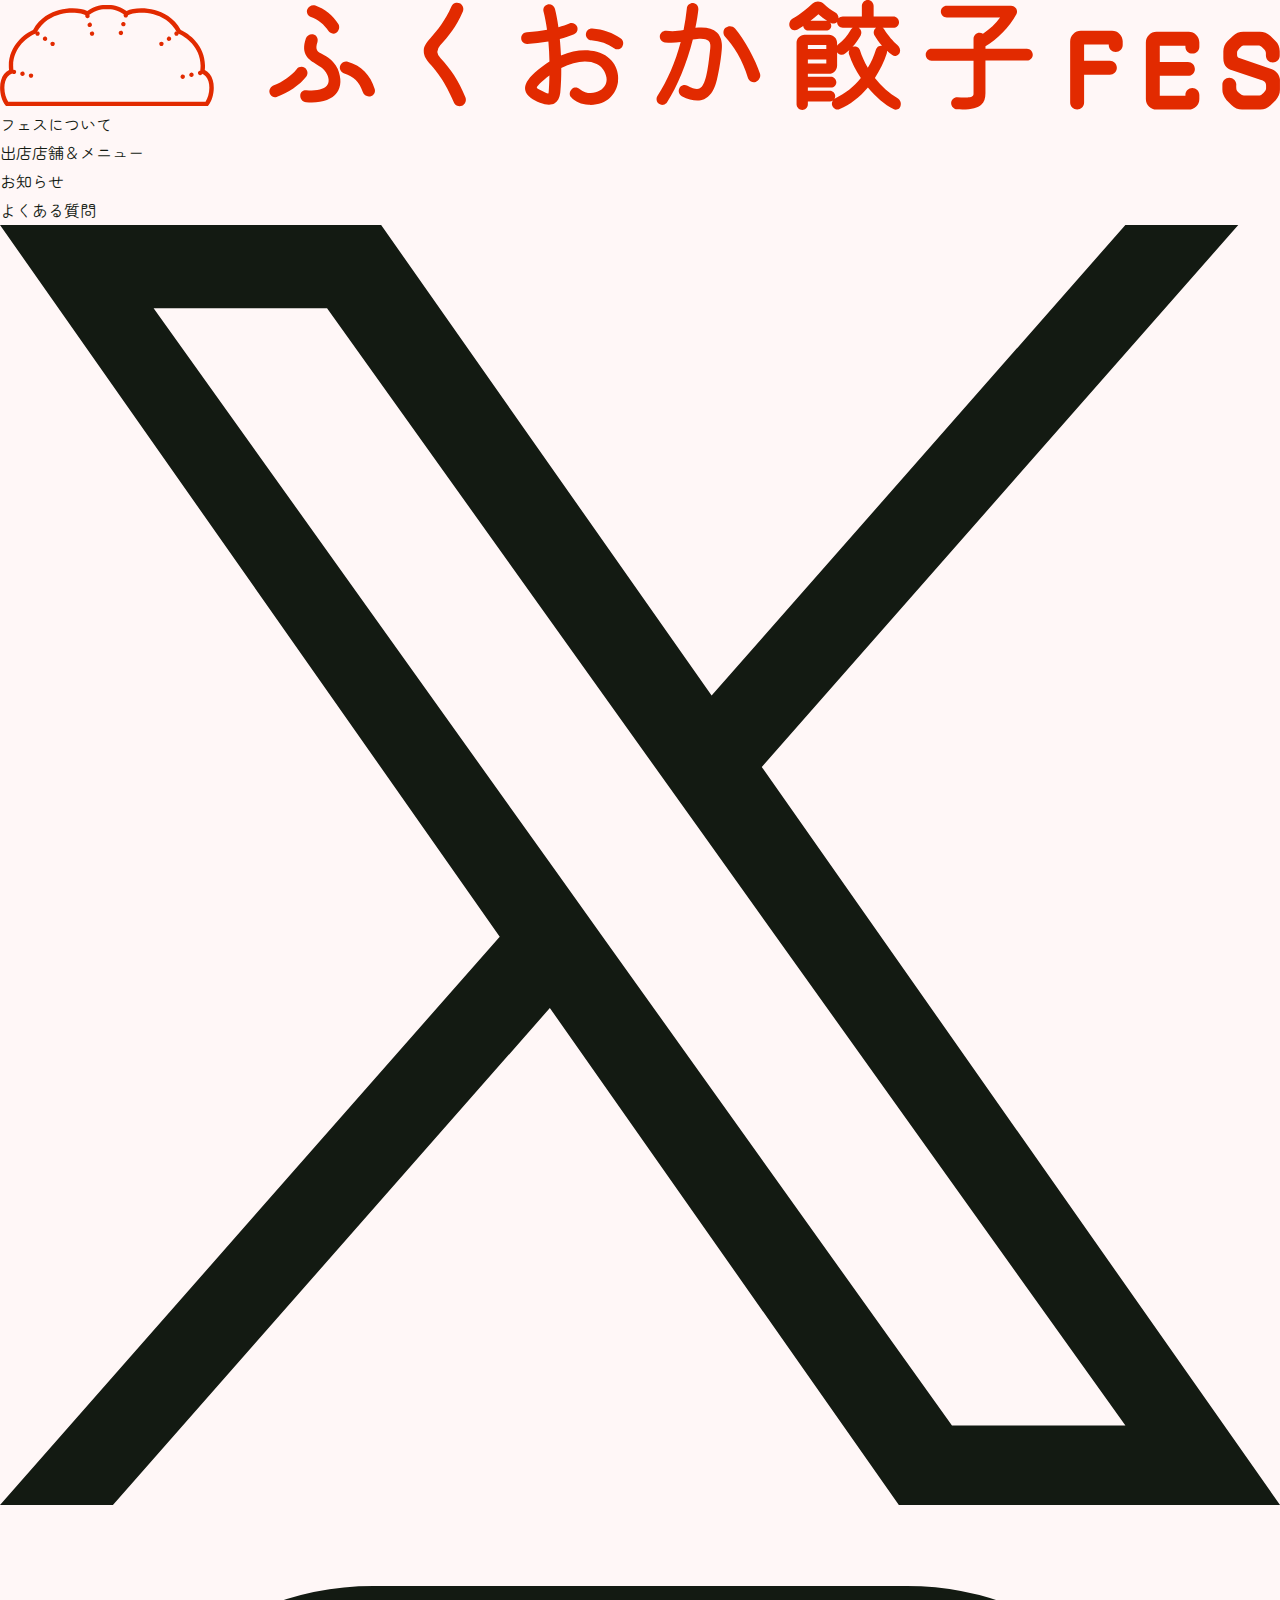
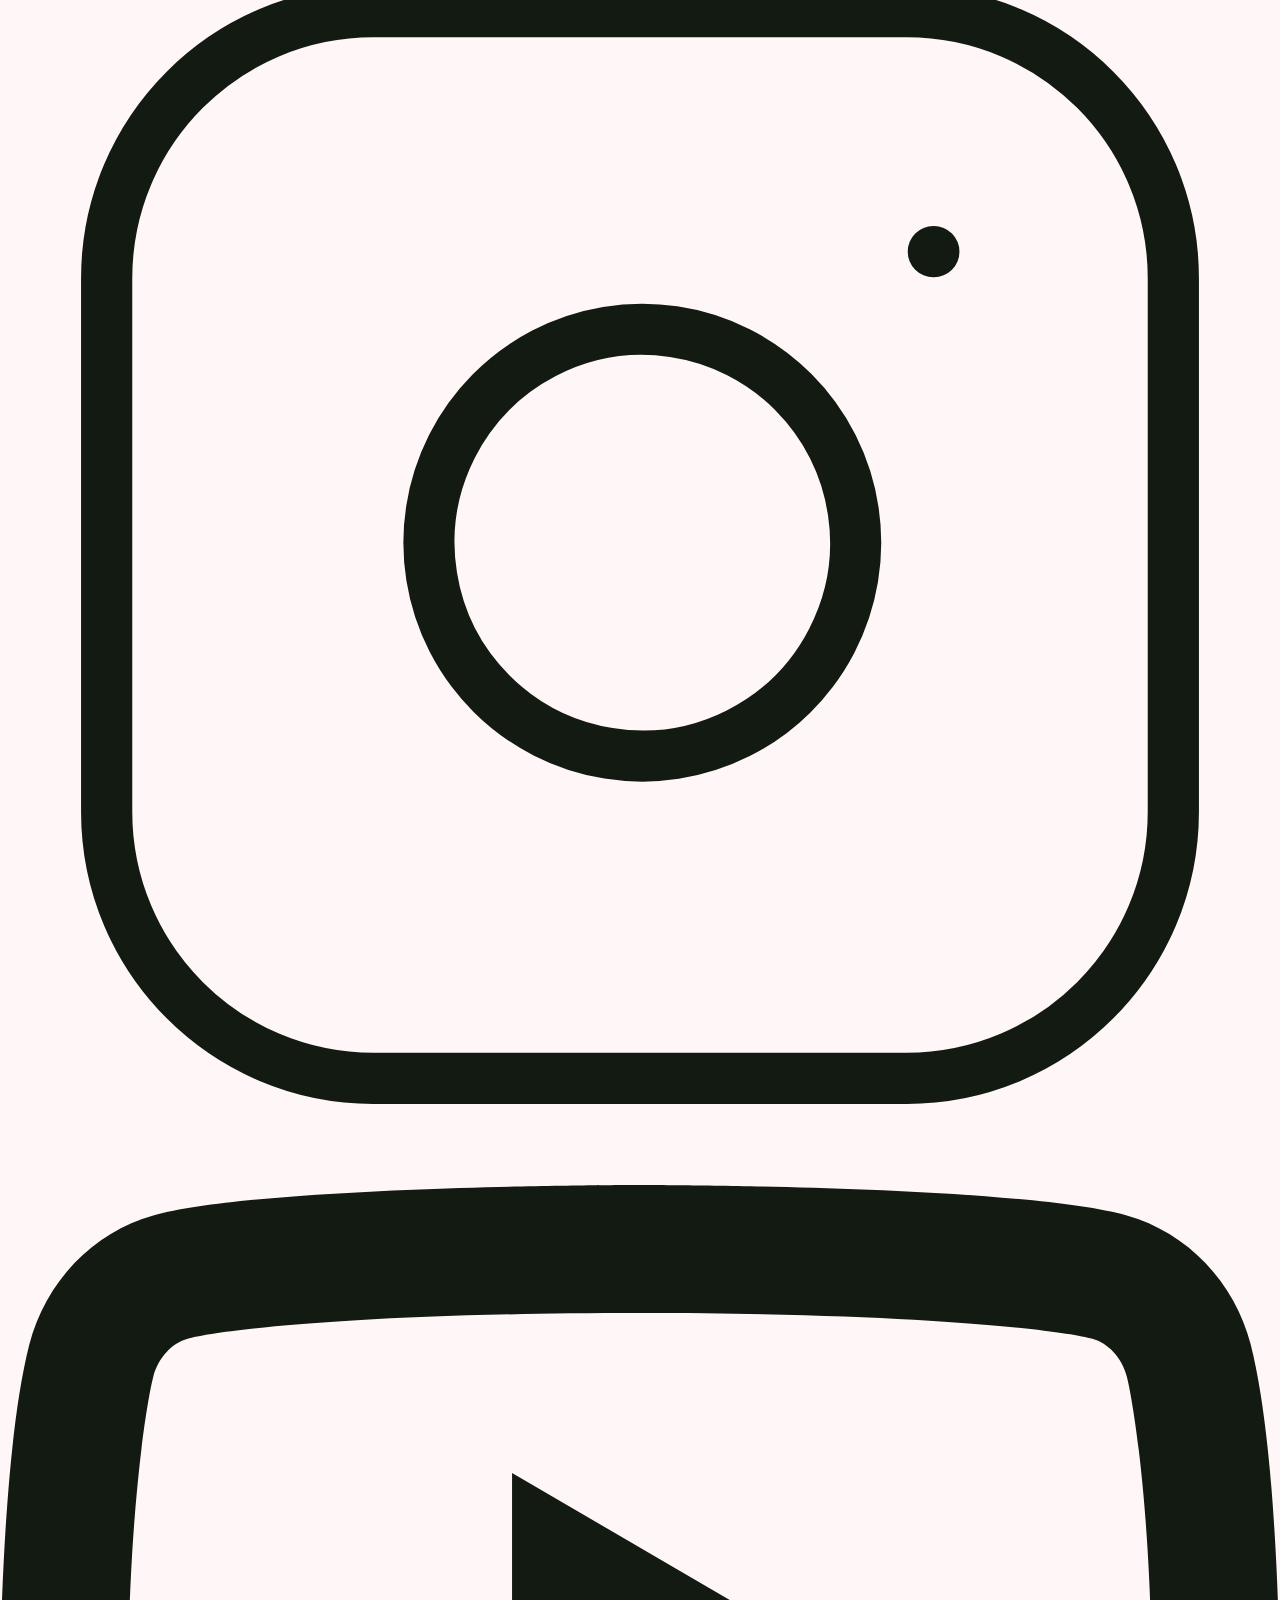
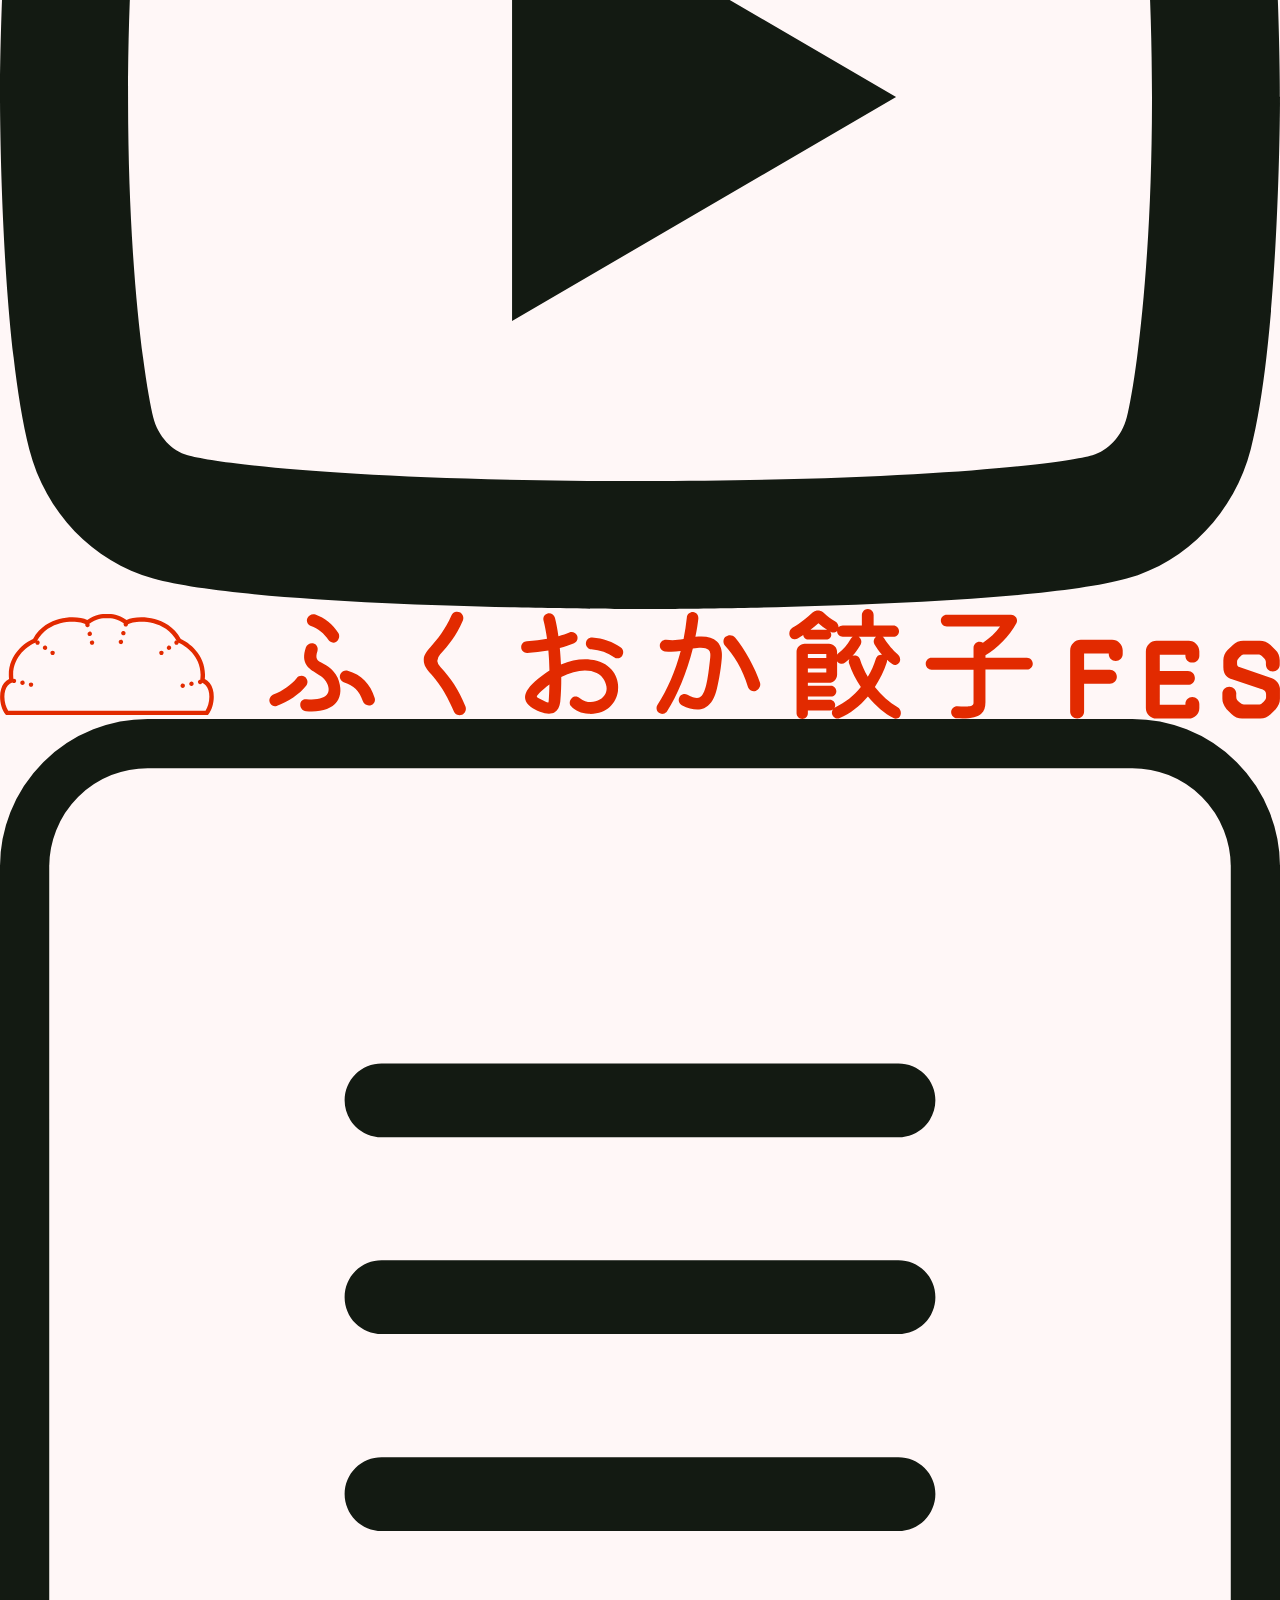
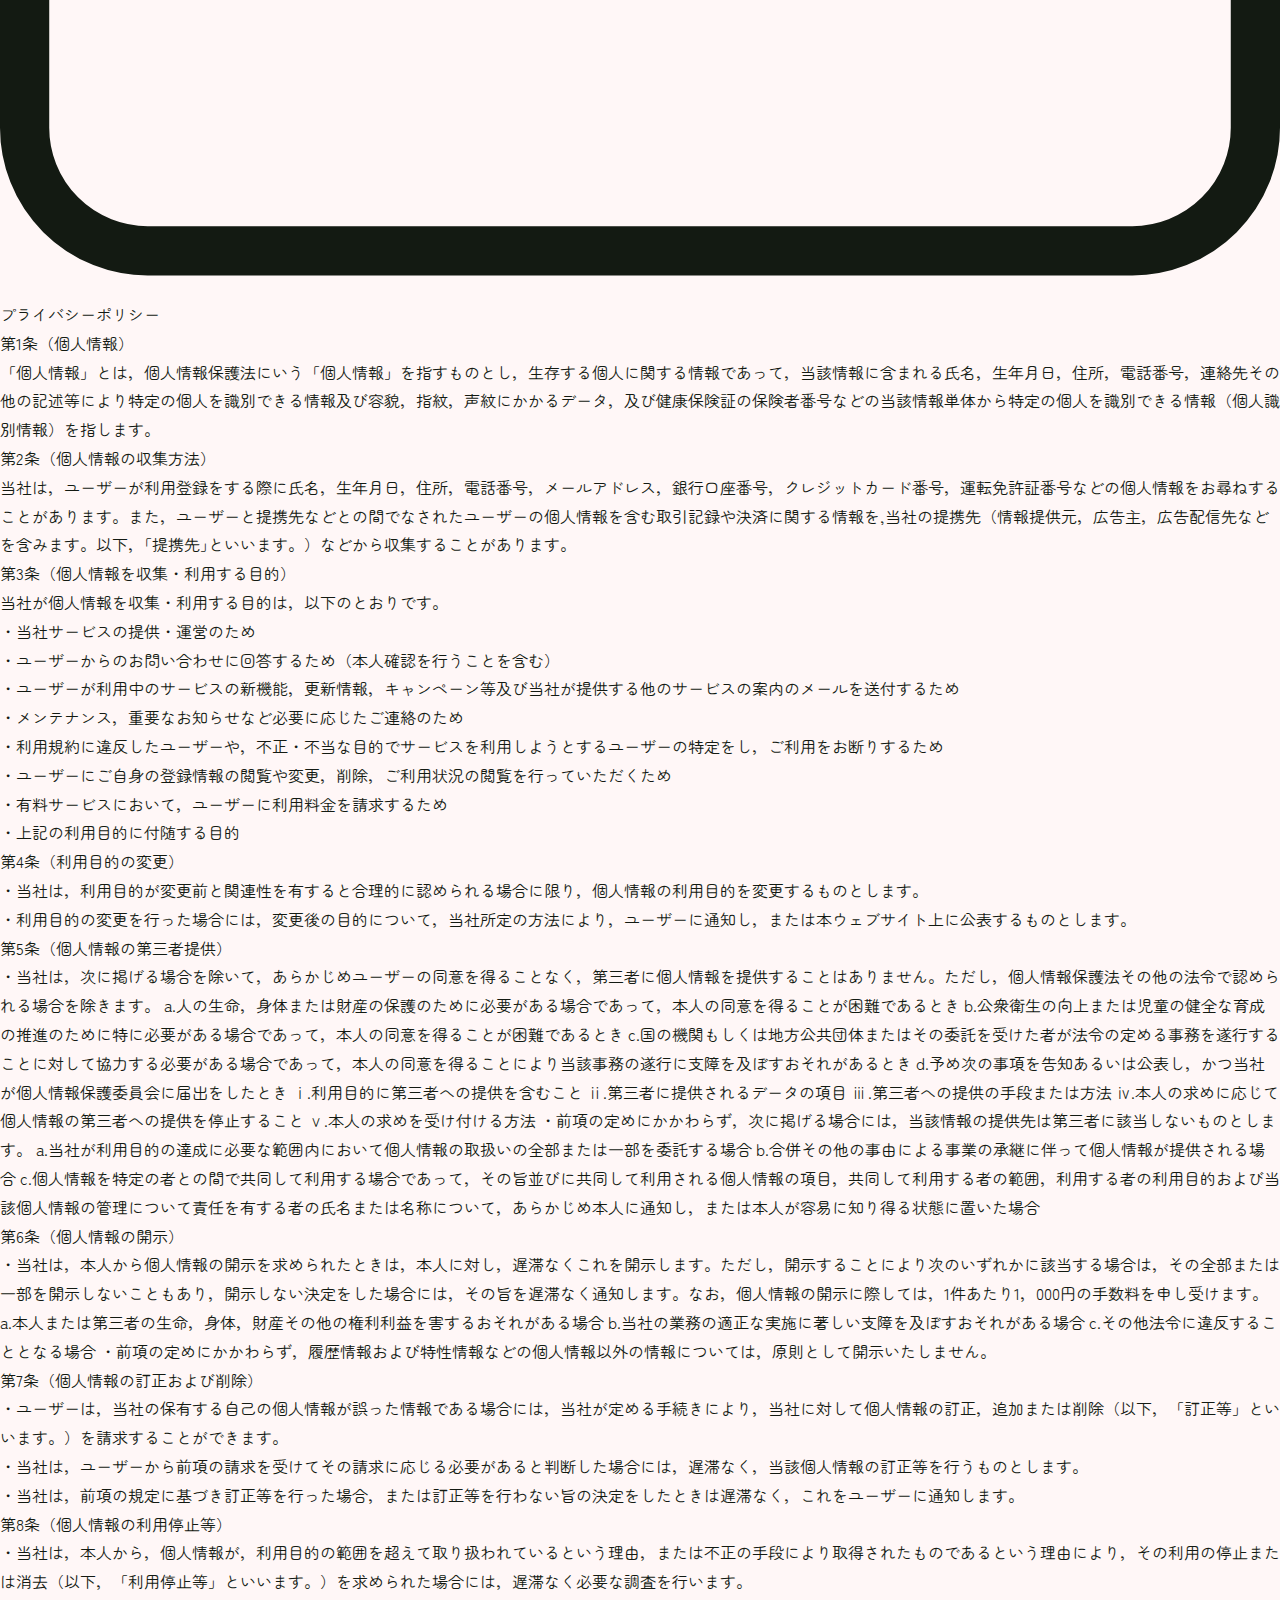
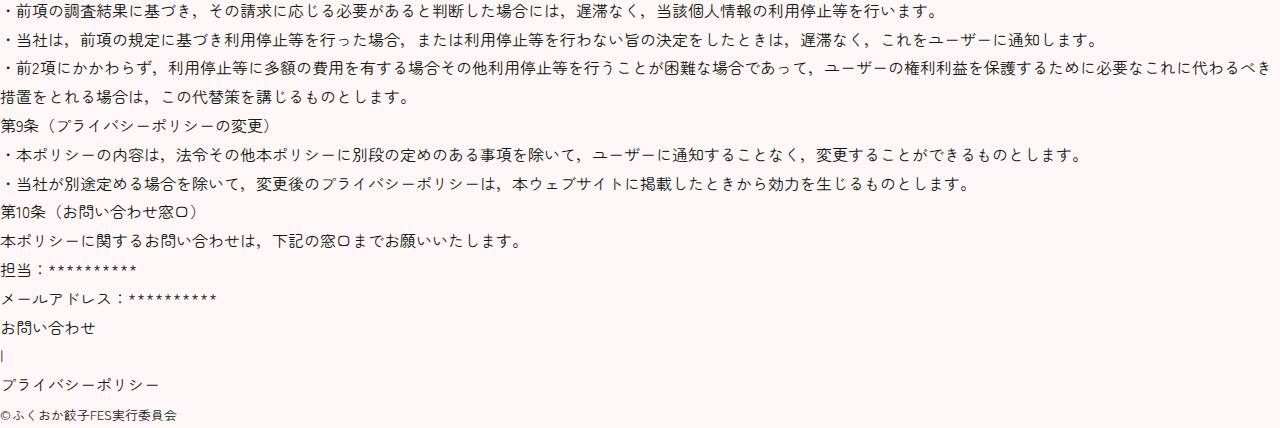
<file: privacy.html>
<!DOCTYPE html>
<html lang="ja">

<head>
    <meta charset="UTF-8">
    <meta name="viewport" content="width=device-width, initial-scale=1.0">
    <meta name="description" content="ふくおか餃子FES！プライバシーポリシーの詳細。">
    <meta name="robots" content="noindex, nofollow">

    <link rel="stylesheet" href="css/reset.css">
    <link rel="preconnect" href="https://fonts.googleapis.com">
    <link rel="preconnect" href="https://fonts.gstatic.com" crossorigin>
    <link href="https://fonts.googleapis.com/css2?family=Zen+Maru+Gothic&display=swap" rel="stylesheet">
    <link rel="stylesheet" href="css/style.css">
    <title>プライバシーポリシー｜ふくおか餃子FES</title>
</head>

<body>
    <header>
        <div class="header-pc">
            <h1>
                <a href="index.html">
                    <img class="pc-logo" src="/img/logo_line_01.svg" alt="ふくおか餃子FES">
                </a>
            </h1>
            <nav class="pc-nav">
                <ul>
                    <li><a href="information.html">フェスについて</a></li>
                    <li><a href="shops.html">出店店舗＆メニュー</a></li>
                    <li><a href="news.html">お知らせ</a></li>
                    <li><a href="faq.html">よくある質問</a></li>
                    <li><a href="#"><img class="x-logo" src="/img/x-logo.svg" alt="x"></a></li>
                    <li><a href="#"><img class="instagram-logo" src="/img/Instagram-logo.svg" alt="instagram"></a></li>
                    <li><a href="#"><img class="youtube-logo" src="/img/youtube-logo.svg" alt="youtube"></a></li>
                </ul>
            </nav>
        </div>

        <div class="header-sp">
            <h1>
                <a href="index.html">
                    <img src="/img/logo_line_01.svg" alt="ふくおか餃子FES">
                </a>
            </h1>
            <img class="hamburger-image" src="/img/hamburger.svg" alt="ハンバーガーメニュー">
            <!-- ハンバーガーメニューは教えてもらったら反映させるから一旦画像置くねん-->
        </div>
    </header>

    <main>
        <h2>プライバシーポリシー</h2>

        <h3>第1条（個人情報）</h3>
        <p>「個人情報」とは，個人情報保護法にいう「個人情報」を指すものとし，生存する個人に関する情報であって，当該情報に含まれる氏名，生年月日，住所，電話番号，連絡先その他の記述等により特定の個人を識別できる情報及び容貌，指紋，声紋にかかるデータ，及び健康保険証の保険者番号などの当該情報単体から特定の個人を識別できる情報（個人識別情報）を指します。
        </p>

        <h3>第2条（個人情報の収集方法）</h3>
        <p>当社は，ユーザーが利用登録をする際に氏名，生年月日，住所，電話番号，メールアドレス，銀行口座番号，クレジットカード番号，運転免許証番号などの個人情報をお尋ねすることがあります。また，ユーザーと提携先などとの間でなされたユーザーの個人情報を含む取引記録や決済に関する情報を,当社の提携先（情報提供元，広告主，広告配信先などを含みます。以下，｢提携先｣といいます。）などから収集することがあります。
        </p>

        <h3>第3条（個人情報を収集・利用する目的）</h3>
        <p>当社が個人情報を収集・利用する目的は，以下のとおりです。</p>
        <ul>
            <li>・当社サービスの提供・運営のため</li>
            <li>・ユーザーからのお問い合わせに回答するため（本人確認を行うことを含む）</li>
            <li>・ユーザーが利用中のサービスの新機能，更新情報，キャンペーン等及び当社が提供する他のサービスの案内のメールを送付するため</li>
            <li>・メンテナンス，重要なお知らせなど必要に応じたご連絡のため</li>
            <li>・利用規約に違反したユーザーや，不正・不当な目的でサービスを利用しようとするユーザーの特定をし，ご利用をお断りするため</li>
            <li>・ユーザーにご自身の登録情報の閲覧や変更，削除，ご利用状況の閲覧を行っていただくため</li>
            <li>・有料サービスにおいて，ユーザーに利用料金を請求するため</li>
            <li>・上記の利用目的に付随する目的</li>
        </ul>

        <h3>第4条（利用目的の変更）</h3>
        <ul>
            <li>・当社は，利用目的が変更前と関連性を有すると合理的に認められる場合に限り，個人情報の利用目的を変更するものとします。</li>
            <li>・利用目的の変更を行った場合には，変更後の目的について，当社所定の方法により，ユーザーに通知し，または本ウェブサイト上に公表するものとします。</li>
        </ul>

        <h3>第5条（個人情報の第三者提供）</h3>
        ・当社は，次に掲げる場合を除いて，あらかじめユーザーの同意を得ることなく，第三者に個人情報を提供することはありません。ただし，個人情報保護法その他の法令で認められる場合を除きます。
        a.人の生命，身体または財産の保護のために必要がある場合であって，本人の同意を得ることが困難であるとき
        b.公衆衛生の向上または児童の健全な育成の推進のために特に必要がある場合であって，本人の同意を得ることが困難であるとき
        c.国の機関もしくは地方公共団体またはその委託を受けた者が法令の定める事務を遂行することに対して協力する必要がある場合であって，本人の同意を得ることにより当該事務の遂行に支障を及ぼすおそれがあるとき
        d.予め次の事項を告知あるいは公表し，かつ当社が個人情報保護委員会に届出をしたとき

        ⅰ.利用目的に第三者への提供を含むこと
        ⅱ.第三者に提供されるデータの項目
        ⅲ.第三者への提供の手段または方法
        ⅳ.本人の求めに応じて個人情報の第三者への提供を停止すること
        ⅴ.本人の求めを受け付ける方法

        ・前項の定めにかかわらず，次に掲げる場合には，当該情報の提供先は第三者に該当しないものとします。

        a.当社が利用目的の達成に必要な範囲内において個人情報の取扱いの全部または一部を委託する場合
        b.合併その他の事由による事業の承継に伴って個人情報が提供される場合
        c.個人情報を特定の者との間で共同して利用する場合であって，その旨並びに共同して利用される個人情報の項目，共同して利用する者の範囲，利用する者の利用目的および当該個人情報の管理について責任を有する者の氏名または名称について，あらかじめ本人に通知し，または本人が容易に知り得る状態に置いた場合

        <h3>第6条（個人情報の開示）</h3>
        ・当社は，本人から個人情報の開示を求められたときは，本人に対し，遅滞なくこれを開示します。ただし，開示することにより次のいずれかに該当する場合は，その全部または一部を開示しないこともあり，開示しない決定をした場合には，その旨を遅滞なく通知します。なお，個人情報の開示に際しては，1件あたり1，000円の手数料を申し受けます。
        a.本人または第三者の生命，身体，財産その他の権利利益を害するおそれがある場合
        b.当社の業務の適正な実施に著しい支障を及ぼすおそれがある場合
        c.その他法令に違反することとなる場合
        ・前項の定めにかかわらず，履歴情報および特性情報などの個人情報以外の情報については，原則として開示いたしません。

        <h3>第7条（個人情報の訂正および削除）</h3>
        <ul>
            <li>・ユーザーは，当社の保有する自己の個人情報が誤った情報である場合には，当社が定める手続きにより，当社に対して個人情報の訂正，追加または削除（以下，「訂正等」といいます。）を請求することができます。</li>
            <li>・当社は，ユーザーから前項の請求を受けてその請求に応じる必要があると判断した場合には，遅滞なく，当該個人情報の訂正等を行うものとします。</li>
            <li>・当社は，前項の規定に基づき訂正等を行った場合，または訂正等を行わない旨の決定をしたときは遅滞なく，これをユーザーに通知します。</li>
        </ul>

        <h3>第8条（個人情報の利用停止等）</h3>
        <ul>
            <li>・当社は，本人から，個人情報が，利用目的の範囲を超えて取り扱われているという理由，または不正の手段により取得されたものであるという理由により，その利用の停止または消去（以下，「利用停止等」といいます。）を求められた場合には，遅滞なく必要な調査を行います。
            </li>
            <li>・前項の調査結果に基づき，その請求に応じる必要があると判断した場合には，遅滞なく，当該個人情報の利用停止等を行います。</li>
            <li>・当社は，前項の規定に基づき利用停止等を行った場合，または利用停止等を行わない旨の決定をしたときは，遅滞なく，これをユーザーに通知します。</li>
            <li>・前2項にかかわらず，利用停止等に多額の費用を有する場合その他利用停止等を行うことが困難な場合であって，ユーザーの権利利益を保護するために必要なこれに代わるべき措置をとれる場合は，この代替策を講じるものとします。
            </li>
        </ul>

        <h3>第9条（プライバシーポリシーの変更）</h3>
        <ul>
            <li>・本ポリシーの内容は，法令その他本ポリシーに別段の定めのある事項を除いて，ユーザーに通知することなく，変更することができるものとします。</li>
            <li>・当社が別途定める場合を除いて，変更後のプライバシーポリシーは，本ウェブサイトに掲載したときから効力を生じるものとします。</li>
        </ul>

        <h3>第10条（お問い合わせ窓口）</h3>
        <p>本ポリシーに関するお問い合わせは，下記の窓口までお願いいたします。</p>
        <p>担当：**********</p>
        <p>メールアドレス：**********</p>


        <!--  ↓ボタン使うならつかって！！-->
        <!-- 黒のボタン -->
        <!-- <div class="btn-black">
                    <a href="#">VIEW E</a>
                </div> -->

        <!--  赤のボタン-->
        <!-- <div class="btn-red">
                    <a href="#">
                        詳細はこちら
                    </a>
                </div> -->

    </main>

    <footer>
        <nav>
            <ul>
                <li><a href="contact.html">お問い合わせ</a></li>
                <li>|</li>
                <li><a href="privacy.html">プライバシーポリシー</a></li>
            </ul>
        </nav>

        <small>&copy;ふくおか餃子FES実行委員会</small>

    </footer>
</body>

</html>
</file>
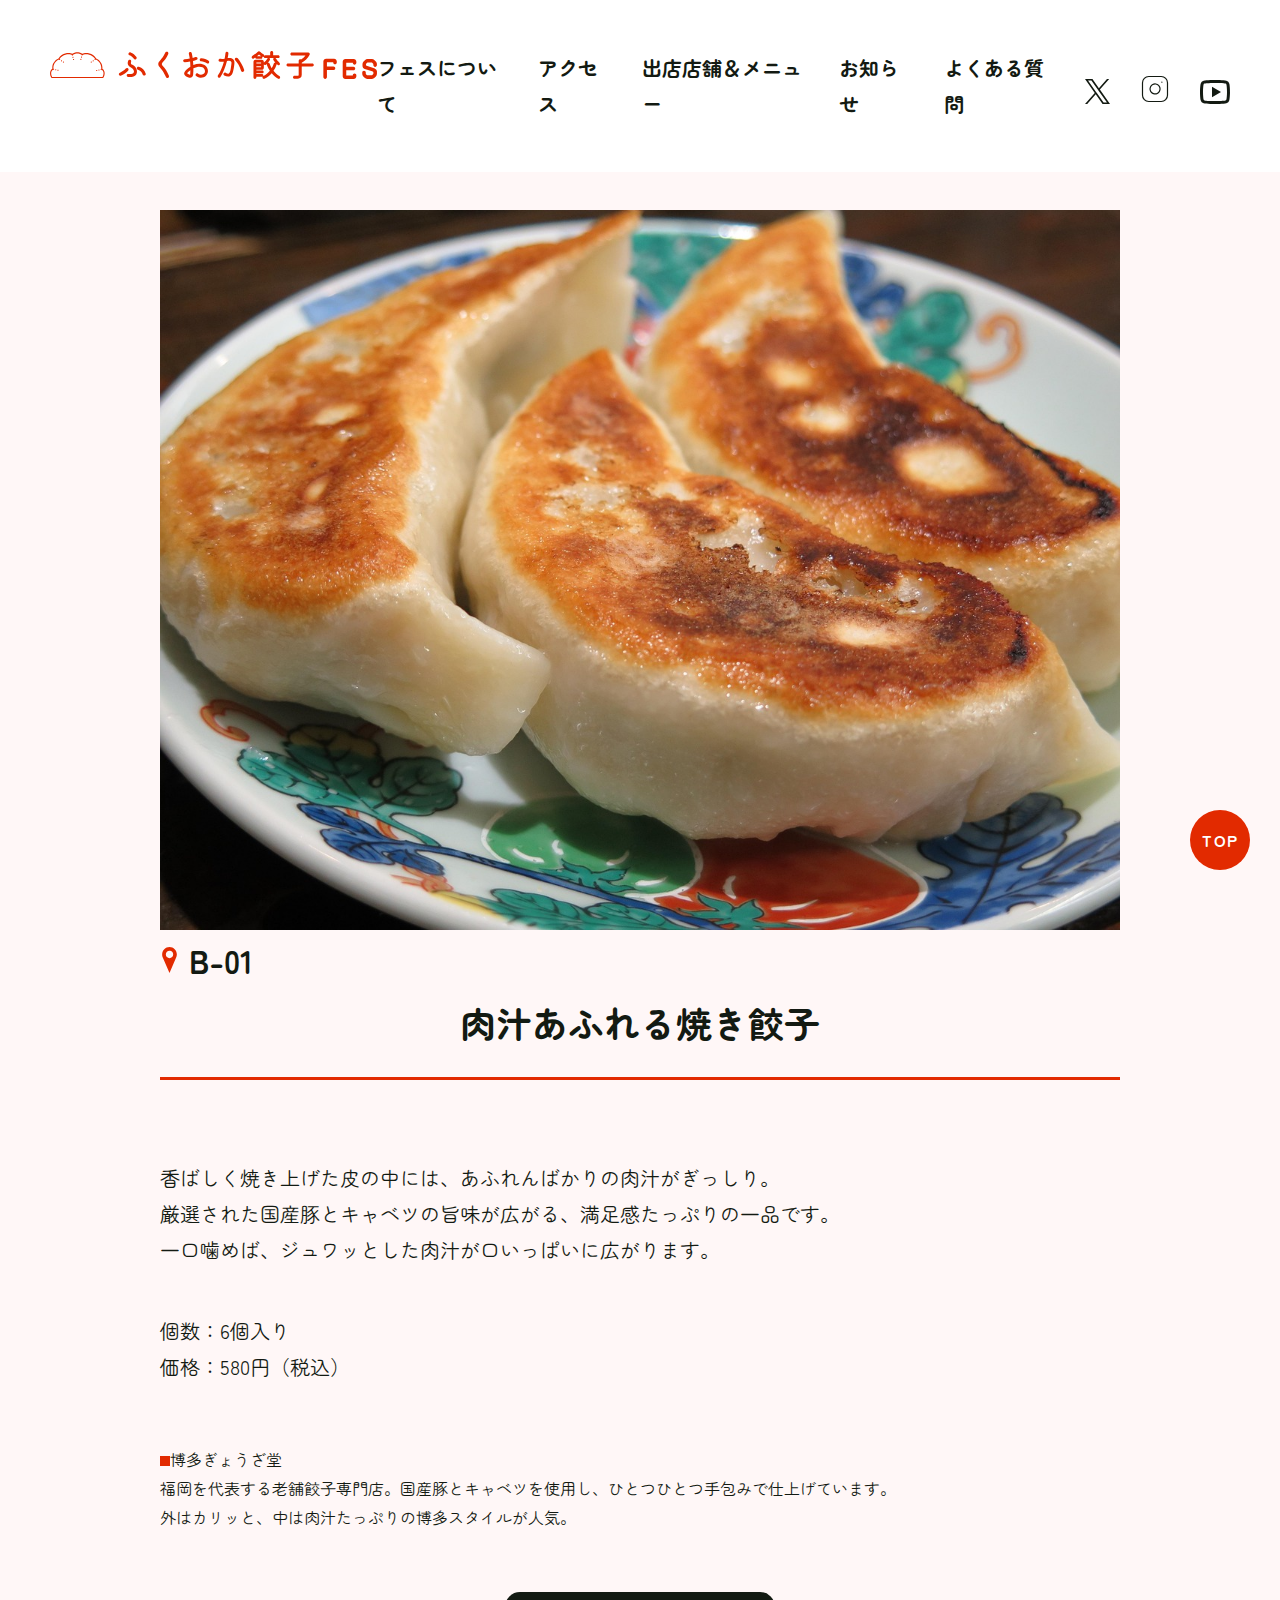
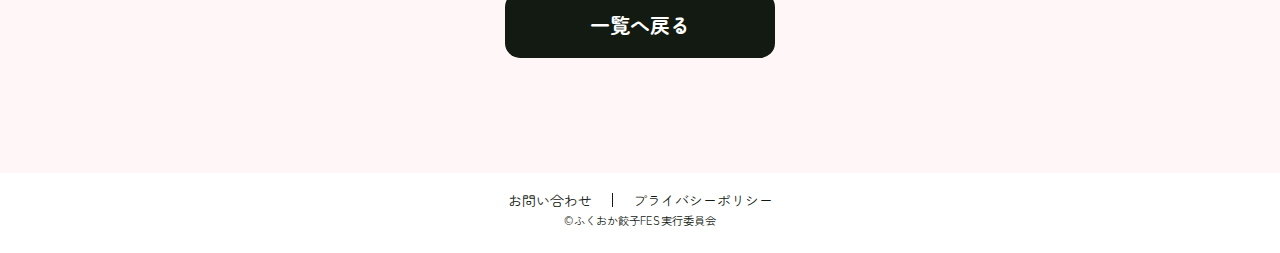
<file: shop-info01.html>
<!DOCTYPE html>
<html lang="ja">

<head>
    <meta charset="UTF-8">
    <meta name="viewport" content="width=device-width, initial-scale=1.0">
    <meta name="description" content="ふくおか餃子FES！博多ぎょうざ堂の出店商品の詳細情報。肉汁あふれる焼き餃子、580円、博多ぎょうざ堂">
    <meta name="keywords" content="餃子,フェス,福岡,長浜,入場料無料,博多ぎょうざ堂,2030">
    <meta name="author" content="ふくおか餃子FES">
    <meta property="og:type" content="website">
    <meta property="og:url" content="">
    <meta property="og:site_name" content="ふくおか餃子FES">
    <meta property="og:title" content="博多ぎょうざ堂｜ふくおか餃子FES">
    <meta property="og:description" content="ふくおか餃子FES 2030年4月27日から開催">
    <meta property="og:image" content="img/ogp.png">
    <meta property="og:image:alt" content="ふくおか餃子FES">
    <meta property="og:image:width" content="1200">
    <meta property="og:image:height" content="630">
    <meta name="robots" content="noindex, nofollow">
    <link rel="stylesheet" href="css/reset.css">
    <link rel="preconnect" href="https://fonts.googleapis.com">
    <link rel="preconnect" href="https://fonts.gstatic.com" crossorigin>
    <link href="https://fonts.googleapis.com/css2?family=Zen+Maru+Gothic&display=swap" rel="stylesheet">
    <link rel="stylesheet" href="css/style.css">
    <link rel="icon" href="img/favicon.svg" type="image/svg+xml">
    <link rel="icon alternate" href="img/favicon.png" type="image/png">

    <title>博多ぎょうざ堂｜ふくおか餃子FES</title>
</head>

<body>
    <header class="l-header" id="top">
        <div class="l-header-pc  c-header-top">
            <p class="c-header-logo">
                <a href="index.html">
                    <img class="pc-logo" src="/img/logo_line_01.svg" alt="ふくおか餃子FES">
                </a>
            </p>
            <nav class="c-header-nav">
                <ul class="c-header-nav__list">
                    <li><a href="information.html">フェスについて</a></li>
                    <li><a href="information.html#access">アクセス</a></li>
                    <li><a href="shops.html">出店店舗＆メニュー</a></li>
                    <li><a href="news.html">お知らせ</a></li>
                    <li><a href="faq.html">よくある質問</a></li>
                    <li><a href="#"><img class="c-header-nav__x" src="./img/x-logo.svg" alt="x"></a></li>
                    <li><a href="#"><img class="c-header-nav__insta" src="./img/Instagram-logo.svg" alt="instagram"></a>
                    </li>
                    <li><a href="#"><img class="c-header-nav__you" src="./img/youtube-logo.svg" alt="youtube"></a></li>
                </ul>
            </nav>
        </div>

        <div class="l-header-sp">
            <p class="c-header-logo">
                <a href="index.html">
                    <img src="./img/logo_line_01.svg" alt="ふくおか餃子FES">
                </a>
            </p>
            <img class="hamburger-image" src="/img/hamburger.svg" alt="ハンバーガーメニュー">
            <!-- ハンバーガーメニューは教えてもらったら反映させるから一旦画像置くねん-->
        </div>
    </header>



    <main class="l-main l-wrapper">
        <p class="c-btn-jump">
            <a href="#top">TOP</a>
        </p>
        <!--  ↓ボタン使うならつかって！！-->
        <!-- 黒のボタン -->
        <!-- <div class="c-btn c-btn__black">
                    <a href="#">VIEW E</a>
                </div> -->

        <!--  赤のボタン-->
        <!-- <div class="c-btn c-btn__red">
                    <a href="#">
                        詳細はこちら
                    </a>
                </div> -->
        <section class="c-section c-menu_section">
            <img class="c-menu_img" src="./img/menu01.jpg" alt="肉汁あふれる焼き餃子">
            <p class="c-menu_location"><img src="./img/point.svg" alt="">B-01</p>
            <div class="l-menu_wrapper">
                <h1 class="c-title c-menu__title">肉汁あふれる焼き餃子</h1>
                <p class="c-menu_desc">香ばしく焼き上げた皮の中には、あふれんばかりの肉汁がぎっしり。<br>
                    厳選された国産豚とキャベツの旨味が広がる、満足感たっぷりの一品です。<br>
                    一口噛めば、ジュワッとした肉汁が口いっぱいに広がります。
                </p>
                <dl class="c-menu_info">
                    <dt>個数：</dt>
                    <dd>6個入り</dd>
                    <dt>価格：</dt>
                    <dd>580円（税込）</dd>
                </dl>
                <div class="c-menu_shop">
                    <p class="c-menu_shop_title">博多ぎょうざ堂</p>
                    <!-- 四角アイコンはcssで【before】を使う -->
                    <p class="c-menu_shop_desc">
                        福岡を代表する老舗餃子専門店。国産豚とキャベツを使用し、ひとつひとつ手包みで仕上げています。<br>
                        外はカリッと、中は肉汁たっぷりの博多スタイルが人気。
                    </p>
                </div>
                <!-- 黒のボタン -->
                <div class="c-btn c-btn__black">
                    <a href="shops.html">一覧へ戻る</a>
                </div>
            </div>
        </section>
    </main>

    <footer class="l-footer">

        <ul>
            <li><a href="contact.html">お問い合わせ</a></li>
            <li><a href="privacy.html">プライバシーポリシー</a></li>
        </ul>


        <small>&copy;ふくおか餃子FES実行委員会</small>

    </footer>
</body>

</html>
</file>
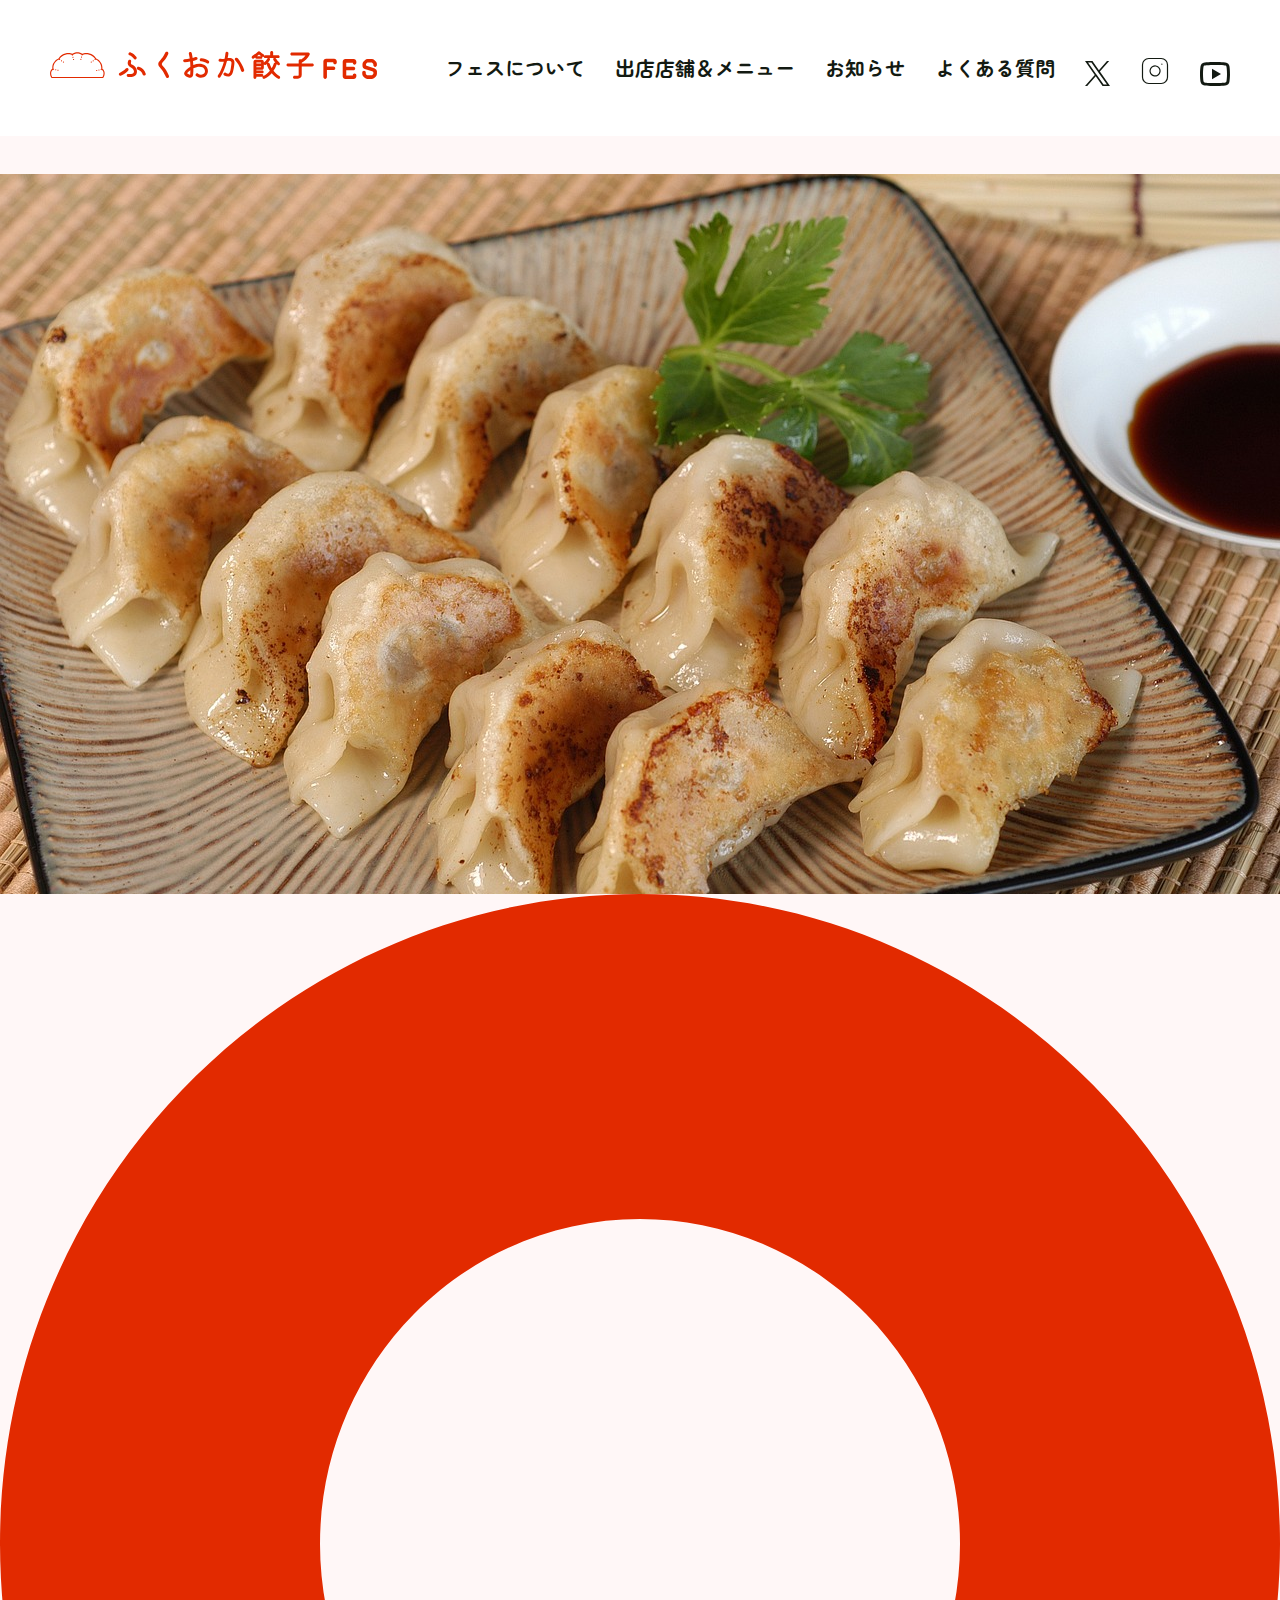
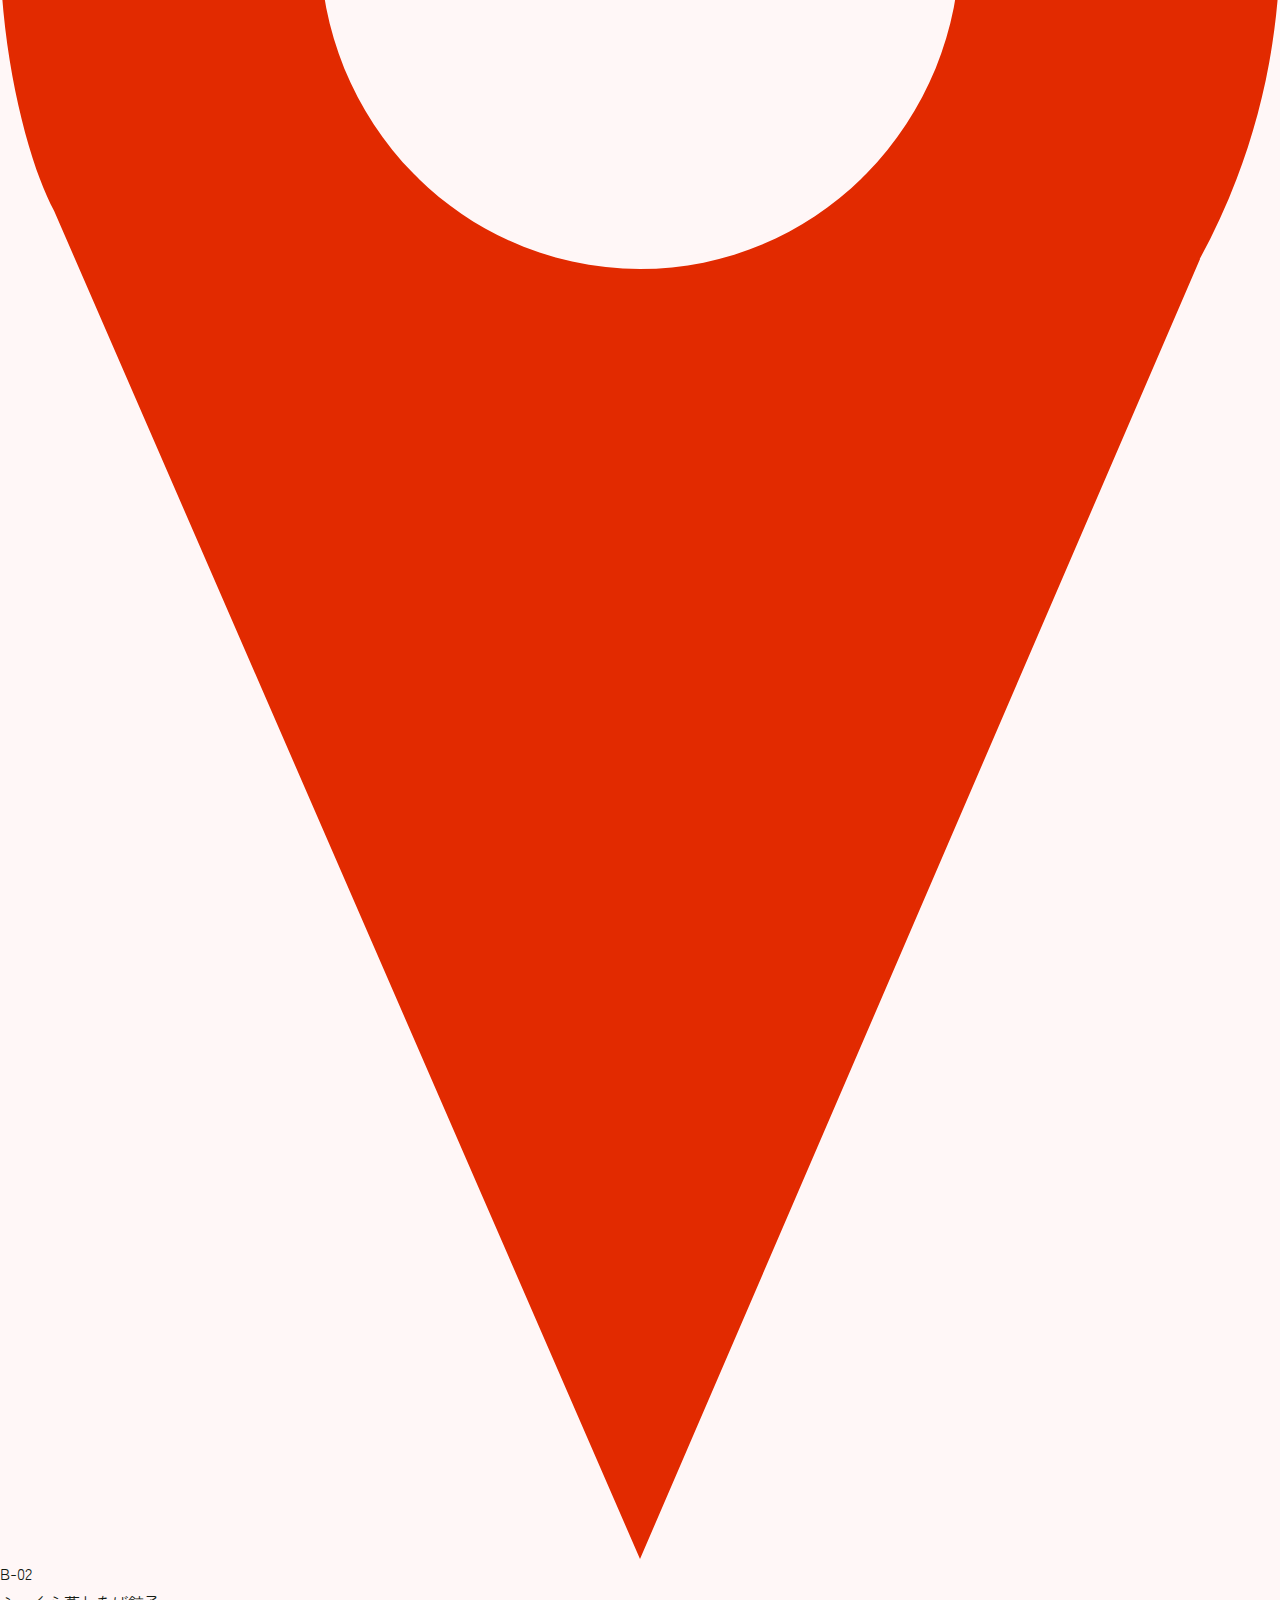
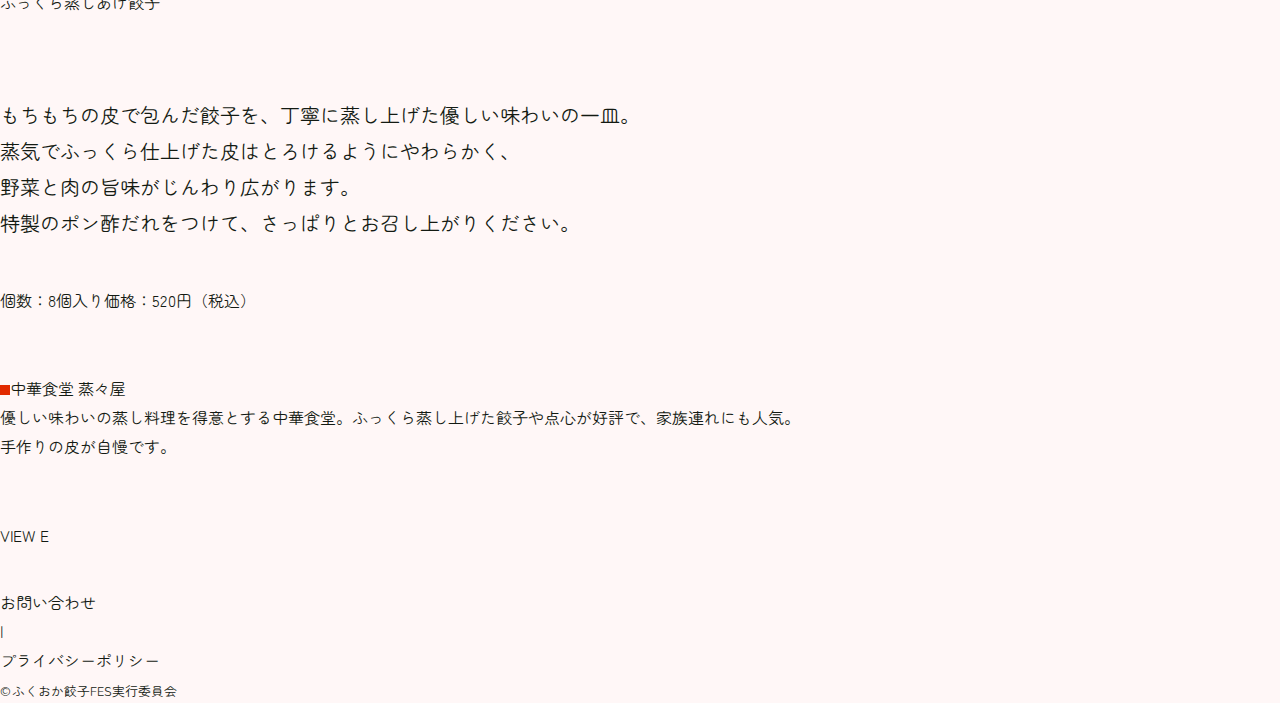
<file: shop-info02.html>
<!DOCTYPE html>
<html lang="ja">

<head>
    <meta charset="UTF-8">
    <meta name="viewport" content="width=device-width, initial-scale=1.0">
    <meta name="description" content="ふくおか餃子FES！中華食堂 蒸々屋の出店商品の詳細情報。ふっくら蒸しあげ餃子、520円、中華食堂 蒸々屋">
    <meta name="robots" content="noindex, nofollow">
    <link rel="stylesheet" href="css/reset.css">
    <link rel="preconnect" href="https://fonts.googleapis.com">
    <link rel="preconnect" href="https://fonts.gstatic.com" crossorigin>
    <link href="https://fonts.googleapis.com/css2?family=Zen+Maru+Gothic&display=swap" rel="stylesheet">
    <link rel="stylesheet" href="css/style.css">
    <title>中華食堂 蒸々屋｜ふくおか餃子FES</title>
</head>

<body>
    <header class="l-header">
        <div class="l-header-pc">
            <p class="c-header-logo">
                <a href="index.html">
                    <img class="pc-logo" src="/img/logo_line_01.svg" alt="ふくおか餃子FES">
                </a>
            </p>
            <nav class="c-header-nav">
                <ul class="c-header-nav__list">
                    <li><a href="information.html">フェスについて</a></li>
                    <li><a href="shops.html">出店店舗＆メニュー</a></li>
                    <li><a href="news.html">お知らせ</a></li>
                    <li><a href="faq.html">よくある質問</a></li>
                    <li><a href="#"><img class="c-header-nav__x" src="/img/x-logo.svg" alt="x"></a></li>
                    <li><a href="#"><img class="c-header-nav__insta" src="/img/Instagram-logo.svg" alt="instagram"></a>
                    </li>
                    <li><a href="#"><img class="c-header-nav__you" src="/img/youtube-logo.svg" alt="youtube"></a></li>
                </ul>
            </nav>
        </div>

        <div class="l-header-sp">
            <h1 class="c-header-logo">
                <a href="index.html">
                    <img src="/img/logo_line_01.svg" alt="ふくおか餃子FES">
                </a>
            </h1>
            <img class="hamburger-image" src="/img/hamburger.svg" alt="ハンバーガーメニュー">
            <!-- ハンバーガーメニューは教えてもらったら反映させるから一旦画像置くねん-->
        </div>
    </header>

    <main>
        <!--  ↓ボタン使うならつかって！！-->
        <!-- 黒のボタン -->
        <!-- <div class="btn-black">
                    <a href="#">VIEW E</a>
                </div> -->

        <!--  赤のボタン-->
        <!-- <div class="btn-red">
                    <a href="#">
                        詳細はこちら
                    </a>
                </div> -->
        <section class="c-section">
            <img class="c-menu_img" src="./img/menu02.jpg" alt="ふっくら蒸しあげ餃子">
            <p><img src="./img/point.svg" alt="">B-02</p>
            <div class="l-menu_wrapper">
                <h2 class="c-menu_title">ふっくら蒸しあげ餃子</h2>
                <p class="c-menu_desc">
                    もちもちの皮で包んだ餃子を、丁寧に蒸し上げた優しい味わいの一皿。<br>蒸気でふっくら仕上げた皮はとろけるようにやわらかく、<br>野菜と肉の旨味がじんわり広がります。<br>特製のポン酢だれをつけて、さっぱりとお召し上がりください。
                </p>
                <div class="c-menu_info">
                    <p class="c-menu_info_pieces">個数：8個入り</p>
                    <p class="c-menu_info_money">価格：520円（税込）</p>
                </div>
                <div class="c-menu_shop">
                    <p class="c-menu_shop_title">中華食堂 蒸々屋</p>
                    <!-- 四角アイコンはcssで【before】を使う -->
                    <p class="c-menu_shop_desc">
                        優しい味わいの蒸し料理を得意とする中華食堂。ふっくら蒸し上げた餃子や点心が好評で、家族連れにも人気。<br>
                        手作りの皮が自慢です。
                    </p>
                </div>
                <!-- 黒のボタン -->
                <div class="btn-black">
                    <a href="#">VIEW E</a>
                </div>
            </div>
        </section>
    </main>

    <footer>
        <nav>
            <ul>
                <li><a href="contact.html">お問い合わせ</a></li>
                <li>|</li>
                <li><a href="privacy.html">プライバシーポリシー</a></li>
            </ul>
        </nav>

        <small>&copy;ふくおか餃子FES実行委員会</small>

    </footer>
</body>

</html>
</file>
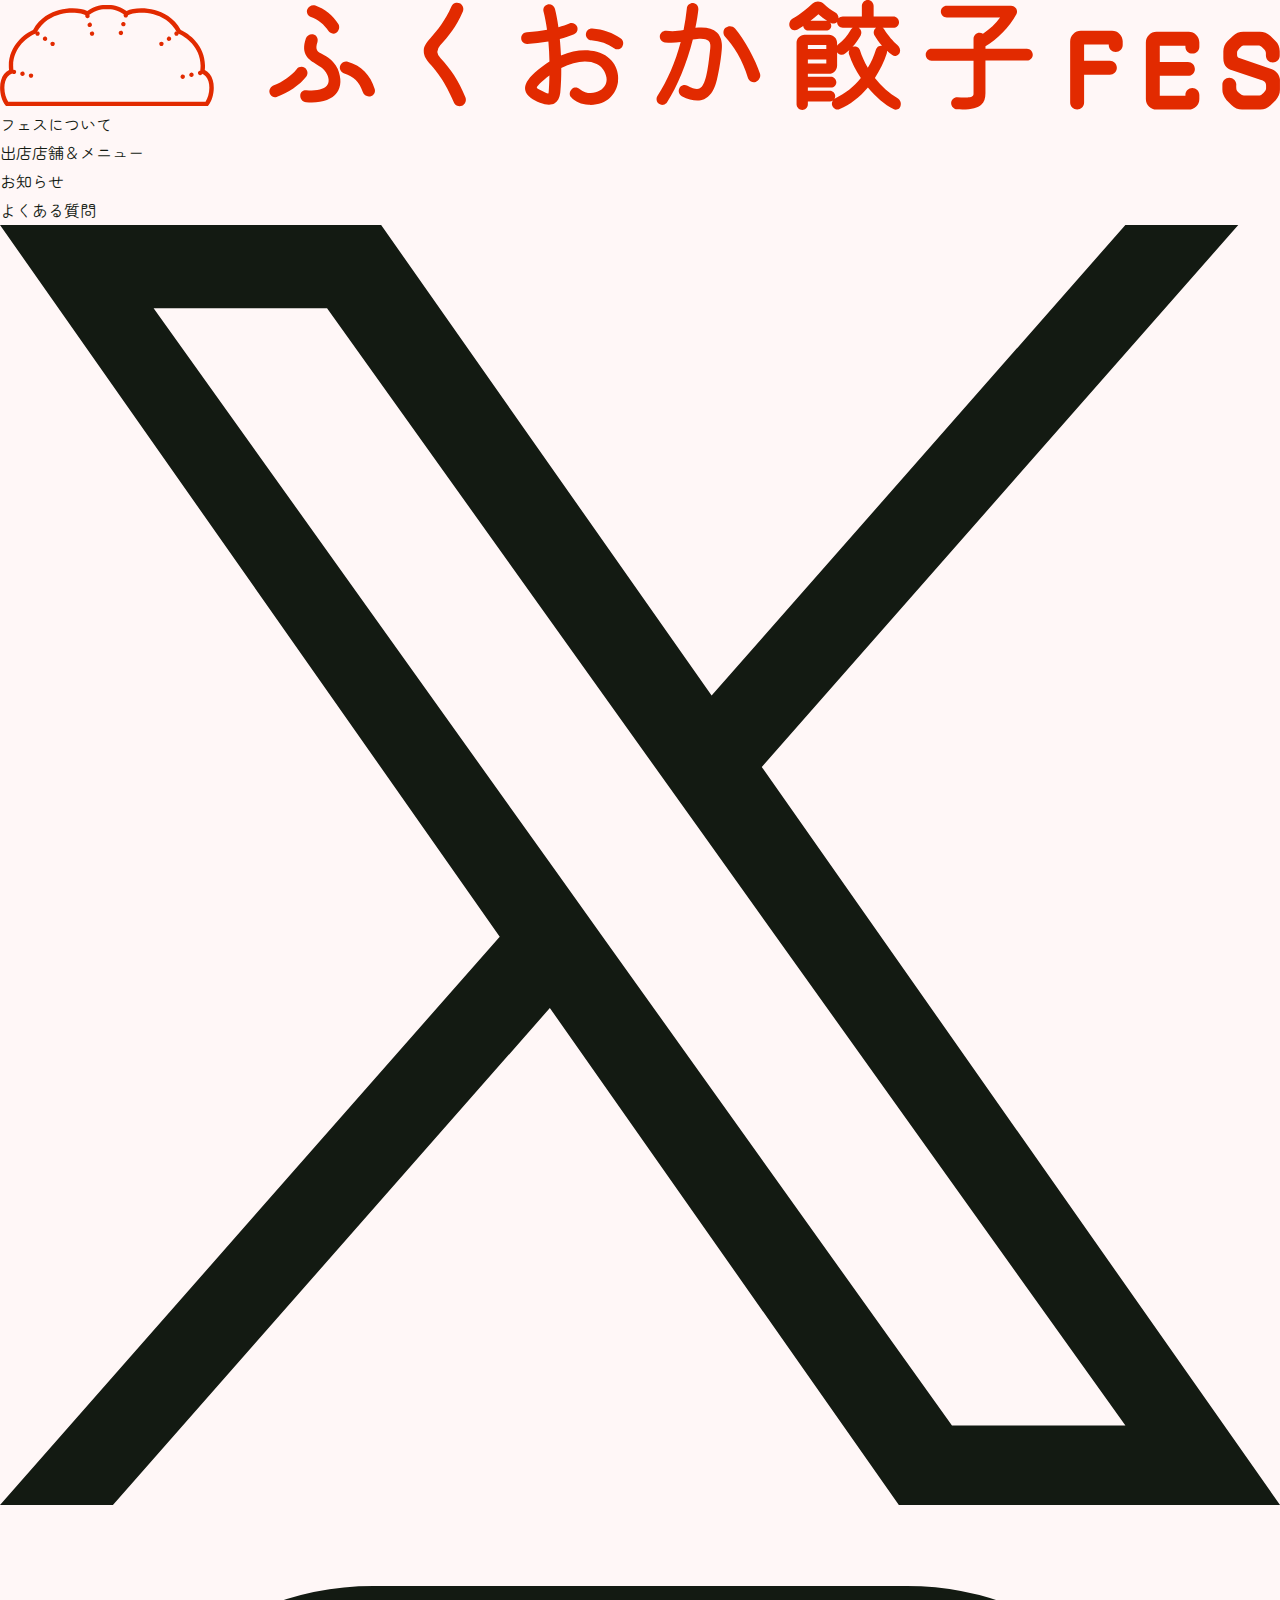
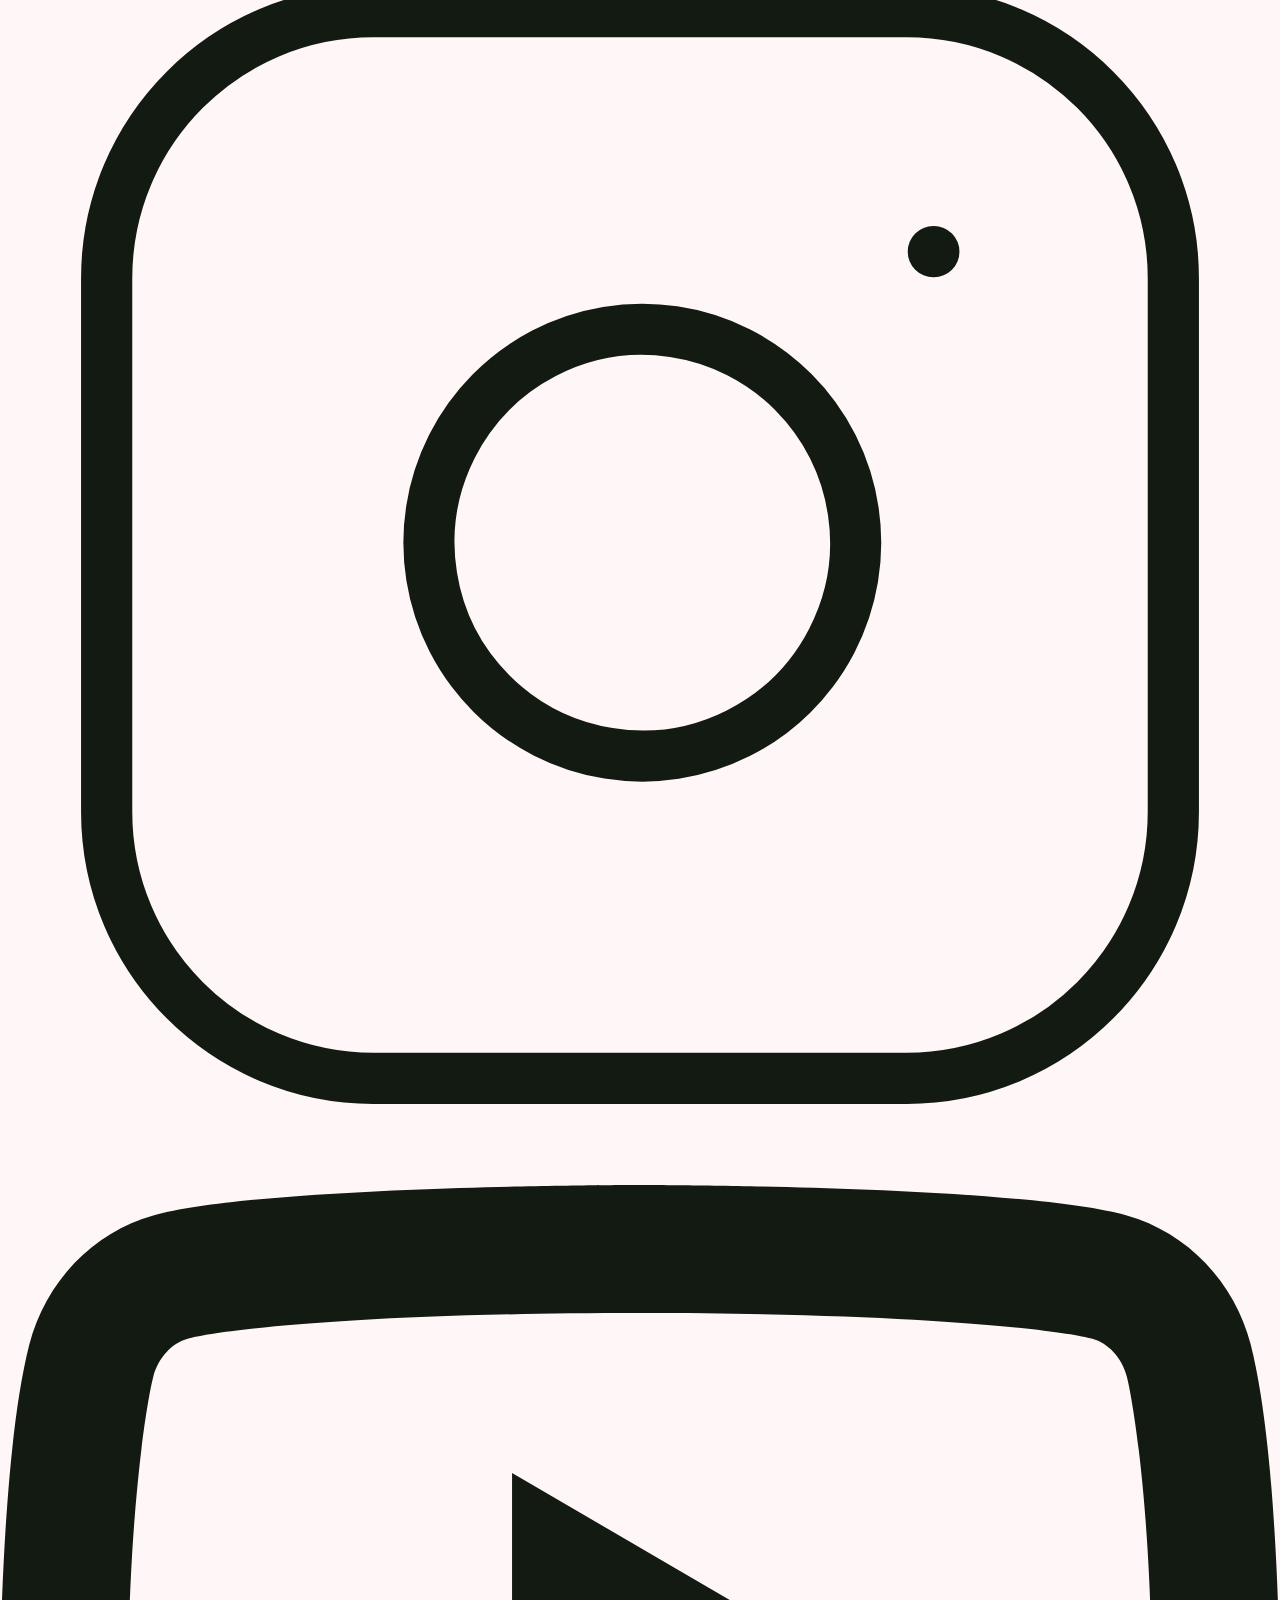
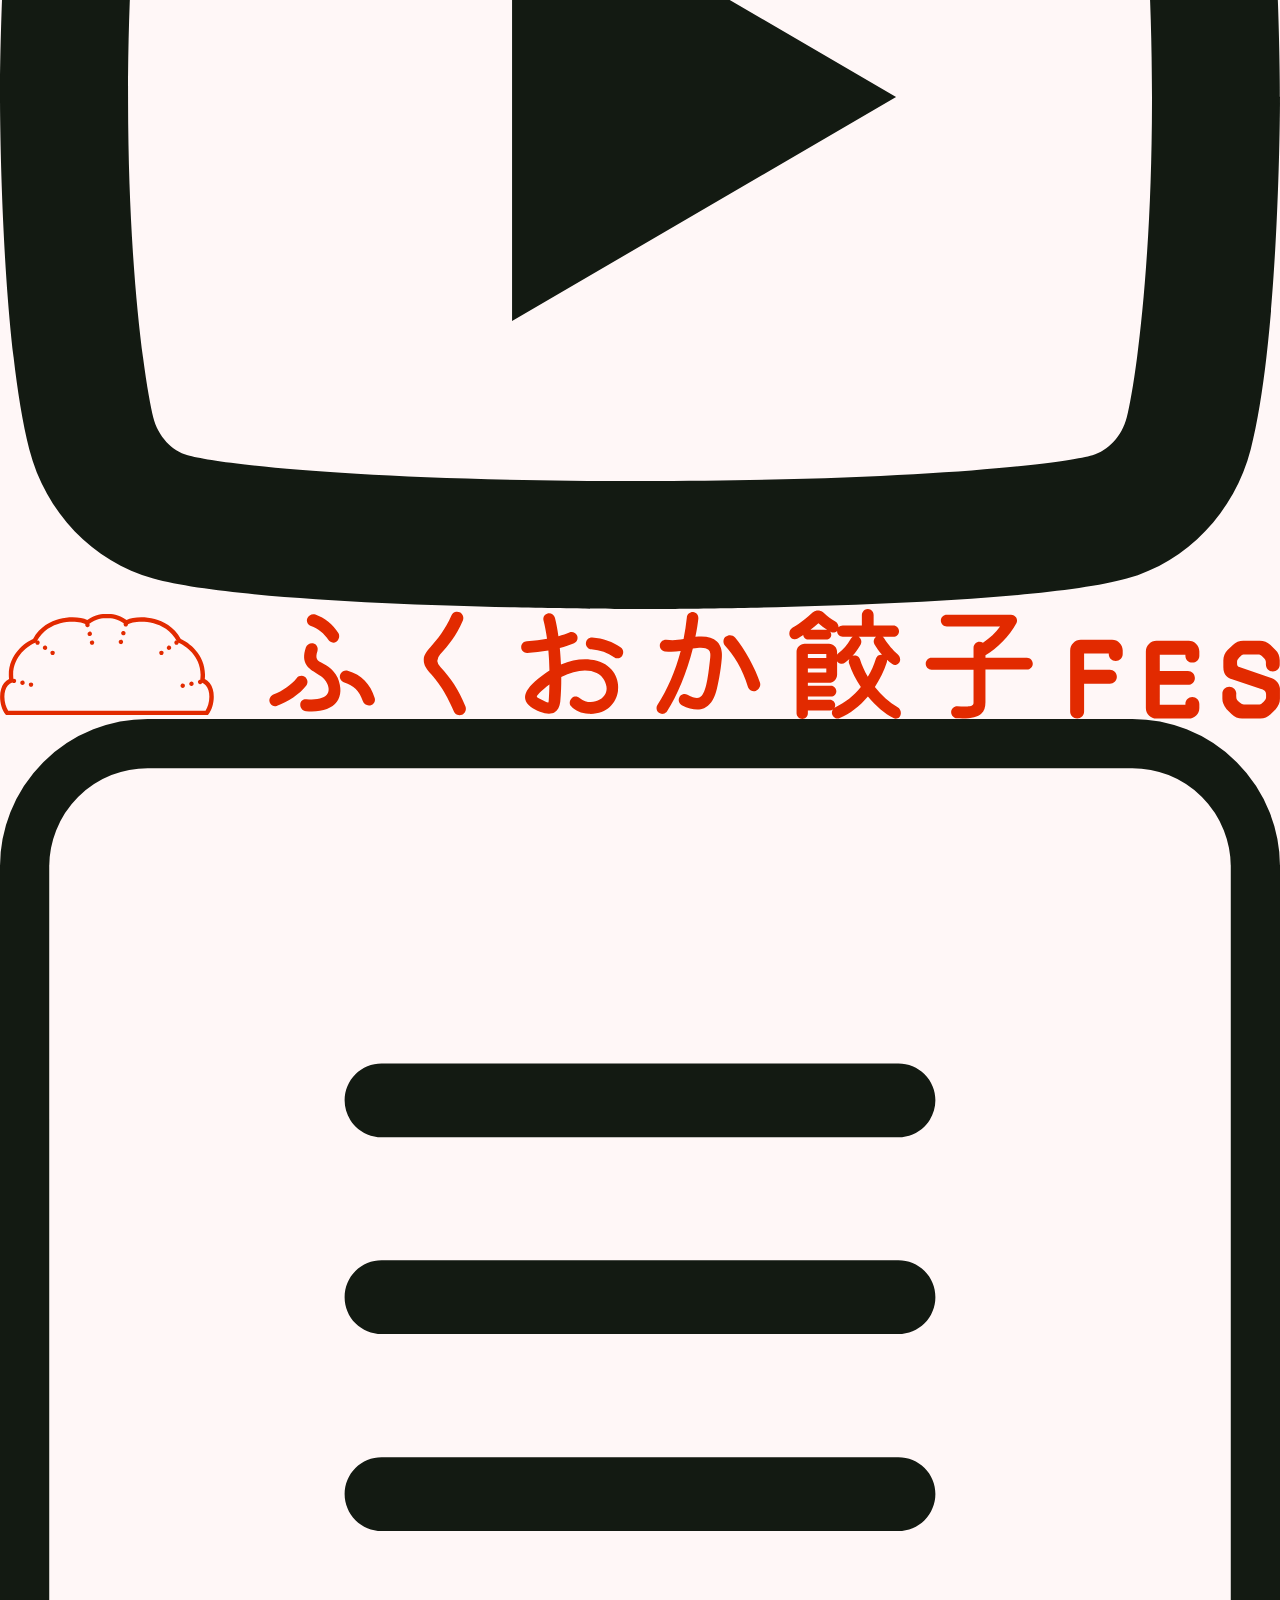
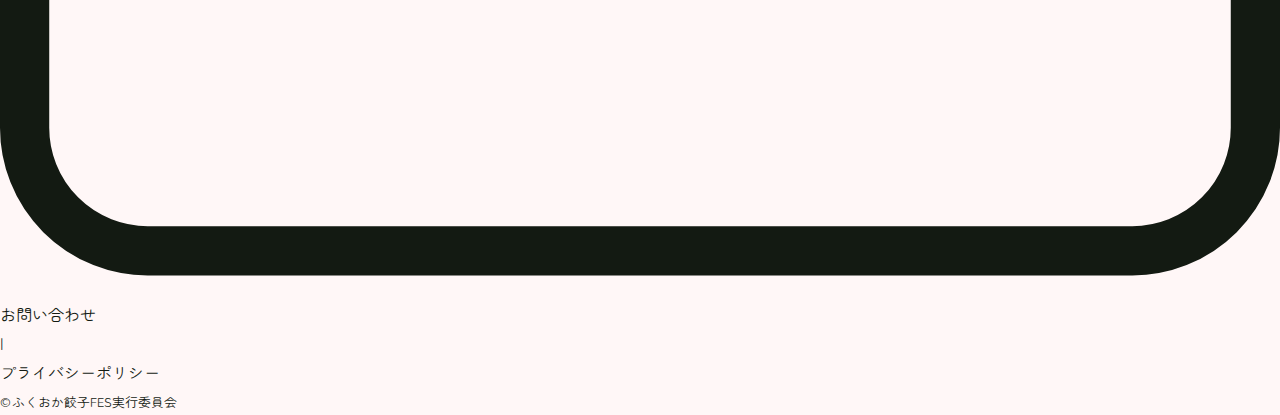
<file: shop-info03.html>
<!DOCTYPE html>
<html lang="ja">

<head>
    <meta charset="UTF-8">
    <meta name="viewport" content="width=device-width, initial-scale=1.0">
    <meta name="description" content="ふくおか餃子FES！餃子茶寮 彩香の出店商品の詳細情報。中華風スープ餃子、680円、餃子茶寮 彩香。">
    <link rel="stylesheet" href="css/reset.css">
    <link rel="preconnect" href="https://fonts.googleapis.com">
    <link rel="preconnect" href="https://fonts.gstatic.com" crossorigin>
    <link href="https://fonts.googleapis.com/css2?family=Zen+Maru+Gothic&display=swap" rel="stylesheet">
    <link rel="stylesheet" href="css/style.css">
    <title>餃子茶寮 彩香｜ふくおか餃子FES</title>
</head>

<body>
    <header>
        <div class="header-pc">
            <h1>
                <a href="index.html">
                    <img class="pc-logo" src="/img/logo_line_01.svg" alt="ふくおか餃子FES">
                </a>
            </h1>
            <nav class="pc-nav">
                <ul>
                    <li><a href="information.html">フェスについて</a></li>
                    <li><a href="shops.html">出店店舗＆メニュー</a></li>
                    <li><a href="news.html">お知らせ</a></li>
                    <li><a href="faq.html">よくある質問</a></li>
                    <li><a href="#"><img class="x-logo" src="/img/x-logo.svg" alt="x"></a></li>
                    <li><a href="#"><img class="instagram-logo" src="/img/Instagram-logo.svg" alt="instagram"></a></li>
                    <li><a href="#"><img class="youtube-logo" src="/img/youtube-logo.svg" alt="youtube"></a></li>
                </ul>
            </nav>
        </div>

        <div class="header-sp">
            <h1>
                <a href="index.html">
                    <img src="/img/logo_line_01.svg" alt="ふくおか餃子FES">
                </a>
            </h1>
            <img class="hamburger-image" src="/img/hamburger.svg" alt="ハンバーガーメニュー">
            <!-- ハンバーガーメニューは教えてもらったら反映させるから一旦画像置くねん-->
        </div>
    </header>

    <main>
        <!--  ↓ボタン使うならつかって！！-->
        <!-- 黒のボタン -->
        <!-- <div class="btn-black">
                    <a href="#">VIEW E</a>
                </div> -->

        <!--  赤のボタン-->
        <!-- <div class="btn-red">
                    <a href="#">
                        詳細はこちら
                    </a>
                </div> -->

    </main>

    <footer>
        <nav>
            <ul>
                <li><a href="contact.html">お問い合わせ</a></li>
                <li>|</li>
                <li><a href="privacy.html">プライバシーポリシー</a></li>
            </ul>
        </nav>

        <small>&copy;ふくおか餃子FES実行委員会</small>

    </footer>
</body>

</html>
</file>
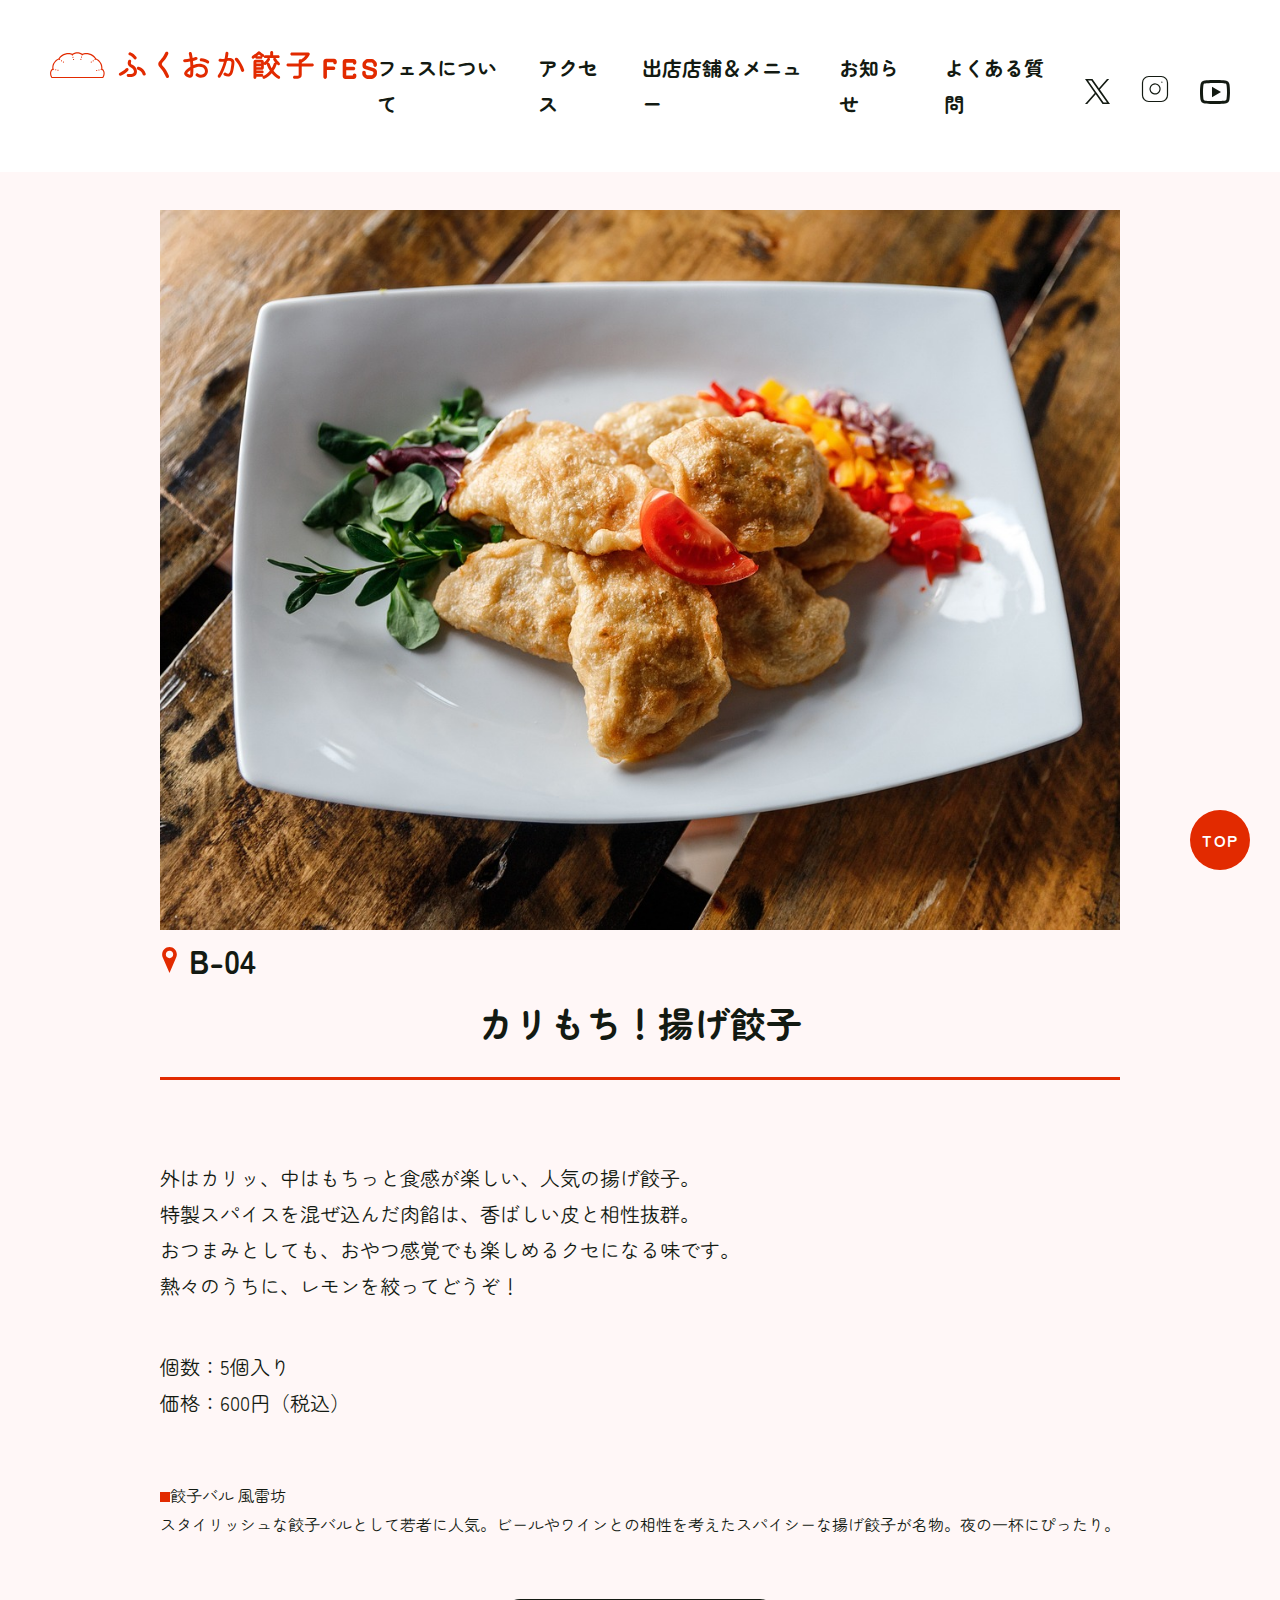
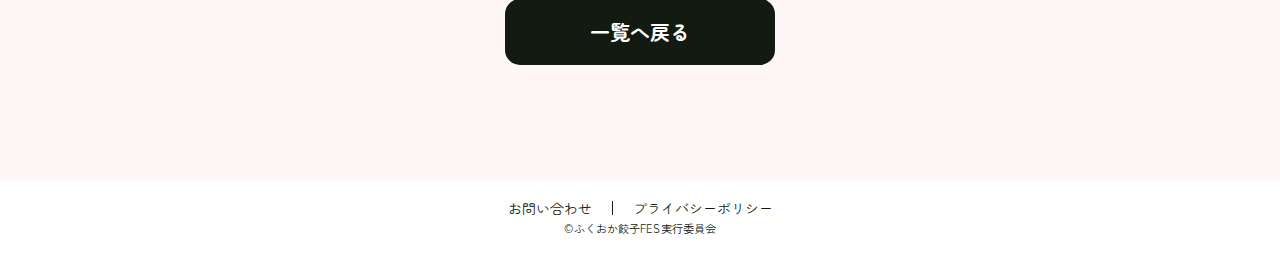
<file: shop-info04.html>
<!DOCTYPE html>
<html lang="ja">

<head>
    <meta charset="UTF-8">
    <meta name="viewport" content="width=device-width, initial-scale=1.0">
    <meta name="description" content="ふくおか餃子FES！餃子バル 風雷坊の出店商品の詳細情報。カリもち！揚げ餃子、600円、餃子バル 風雷坊。">
    <meta name="keywords" content="餃子,フェス,福岡,長浜,入場料無料,餃子バル 風雷坊,2030">
    <meta name="author" content="ふくおか餃子FES">
    <meta property="og:type" content="website">
    <meta property="og:url" content="">
    <meta property="og:site_name" content="ふくおか餃子FES">
    <meta property="og:title" content="餃子バル 風雷坊｜ふくおか餃子FES">
    <meta property="og:description" content="ふくおか餃子FES 2030年4月27日から開催">
    <meta property="og:image" content="img/ogp.png">
    <meta property="og:image:alt" content="ふくおか餃子FES">
    <meta property="og:image:width" content="1200">
    <meta property="og:image:height" content="630">

    <meta name="robots" content="noindex, nofollow">
    <link rel="stylesheet" href="css/reset.css">
    <link rel="preconnect" href="https://fonts.googleapis.com">
    <link rel="preconnect" href="https://fonts.gstatic.com" crossorigin>
    <link href="https://fonts.googleapis.com/css2?family=Zen+Maru+Gothic&display=swap" rel="stylesheet">
    <link rel="stylesheet" href="css/style.css">
    <link rel="icon" href="img/favicon.svg" type="image/svg+xml">
    <link rel="icon alternate" href="img/favicon.png" type="image/png">
    <title>餃子バル 風雷坊｜ふくおか餃子FES</title>
</head>

<body>
    <header class="l-header" id="top">
        <div class="l-header-pc  c-header-top">
            <p class="c-header-logo">
                <a href="index.html">
                    <img class="pc-logo" src="/img/logo_line_01.svg" alt="ふくおか餃子FES">
                </a>
            </p>
            <nav class="c-header-nav">
                <ul class="c-header-nav__list">
                    <li><a href="information.html">フェスについて</a></li>
                    <li><a href="information.html#access">アクセス</a></li>
                    <li><a href="shops.html">出店店舗＆メニュー</a></li>
                    <li><a href="news.html">お知らせ</a></li>
                    <li><a href="faq.html">よくある質問</a></li>
                    <li><a href="#"><img class="c-header-nav__x" src="./img/x-logo.svg" alt="x"></a></li>
                    <li><a href="#"><img class="c-header-nav__insta" src="./img/Instagram-logo.svg" alt="instagram"></a>
                    </li>
                    <li><a href="#"><img class="c-header-nav__you" src="./img/youtube-logo.svg" alt="youtube"></a></li>
                </ul>
            </nav>
        </div>

        <div class="l-header-sp">
            <p class="c-header-logo">
                <a href="index.html">
                    <img src="./img/logo_line_01.svg" alt="ふくおか餃子FES">
                </a>
            </p>
            <img class="hamburger-image" src="/img/hamburger.svg" alt="ハンバーガーメニュー">
            <!-- ハンバーガーメニューは教えてもらったら反映させるから一旦画像置くねん-->
        </div>
    </header>

    <main class="l-wrapper">

        <p class="c-btn-jump">
            <a href="#top">TOP</a>
        </p>
        <!--  ↓ボタン使うならつかって！！-->
        <!-- 黒のボタン -->
        <!-- <div class="c-btn c-btn__black">
                    <a href="#">VIEW E</a>
                </div> -->

        <!--  赤のボタン-->
        <!-- <div class="c-btn c-btn__red">
                    <a href="#">
                        詳細はこちら
                    </a>
                </div> -->
        <section class="c-section c-menu_section">
            <img class="c-menu_img" src="./img/menu04.jpg" alt="カリもち！揚げ餃子">
            <p class="c-menu_location"><img src="./img/point.svg" alt="">B-04</p>
            <div class="l-menu_wrapper">
                <h1 class="c-title c-menu_title">カリもち！揚げ餃子</h1>
                <p class="c-menu_desc">
                    外はカリッ、中はもちっと食感が楽しい、人気の揚げ餃子。<br>特製スパイスを混ぜ込んだ肉餡は、香ばしい皮と相性抜群。<br>おつまみとしても、おやつ感覚でも楽しめるクセになる味です。<br>熱々のうちに、レモンを絞ってどうぞ！
                </p>
                <dl class="c-menu_info">
                    <dt>個数：</dt>
                    <dd>5個入り</dd>
                    <dt>価格：</dt>
                    <dd>600円（税込）</dd>
                </dl>
                <div class="c-menu_shop">
                    <p class="c-menu_shop_title">餃子バル 風雷坊</p>
                    <!-- 四角アイコンはcssで【before】を使う -->
                    <p class="c-menu_shop_desc">
                        スタイリッシュな餃子バルとして若者に人気。ビールやワインとの相性を考えたスパイシーな揚げ餃子が名物。夜の一杯にぴったり。
                    </p>
                </div>
                <!-- 黒のボタン -->
                <div class="c-btn c-btn__black">
                    <a href="shops.html">一覧へ戻る</a>
                </div>
            </div>
        </section>
    </main>

    <footer class="l-footer">

        <ul>
            <li><a href="contact.html">お問い合わせ</a></li>
            <li><a href="privacy.html">プライバシーポリシー</a></li>
        </ul>


        <small>&copy;ふくおか餃子FES実行委員会</small>

    </footer>
</body>

</html>
</file>
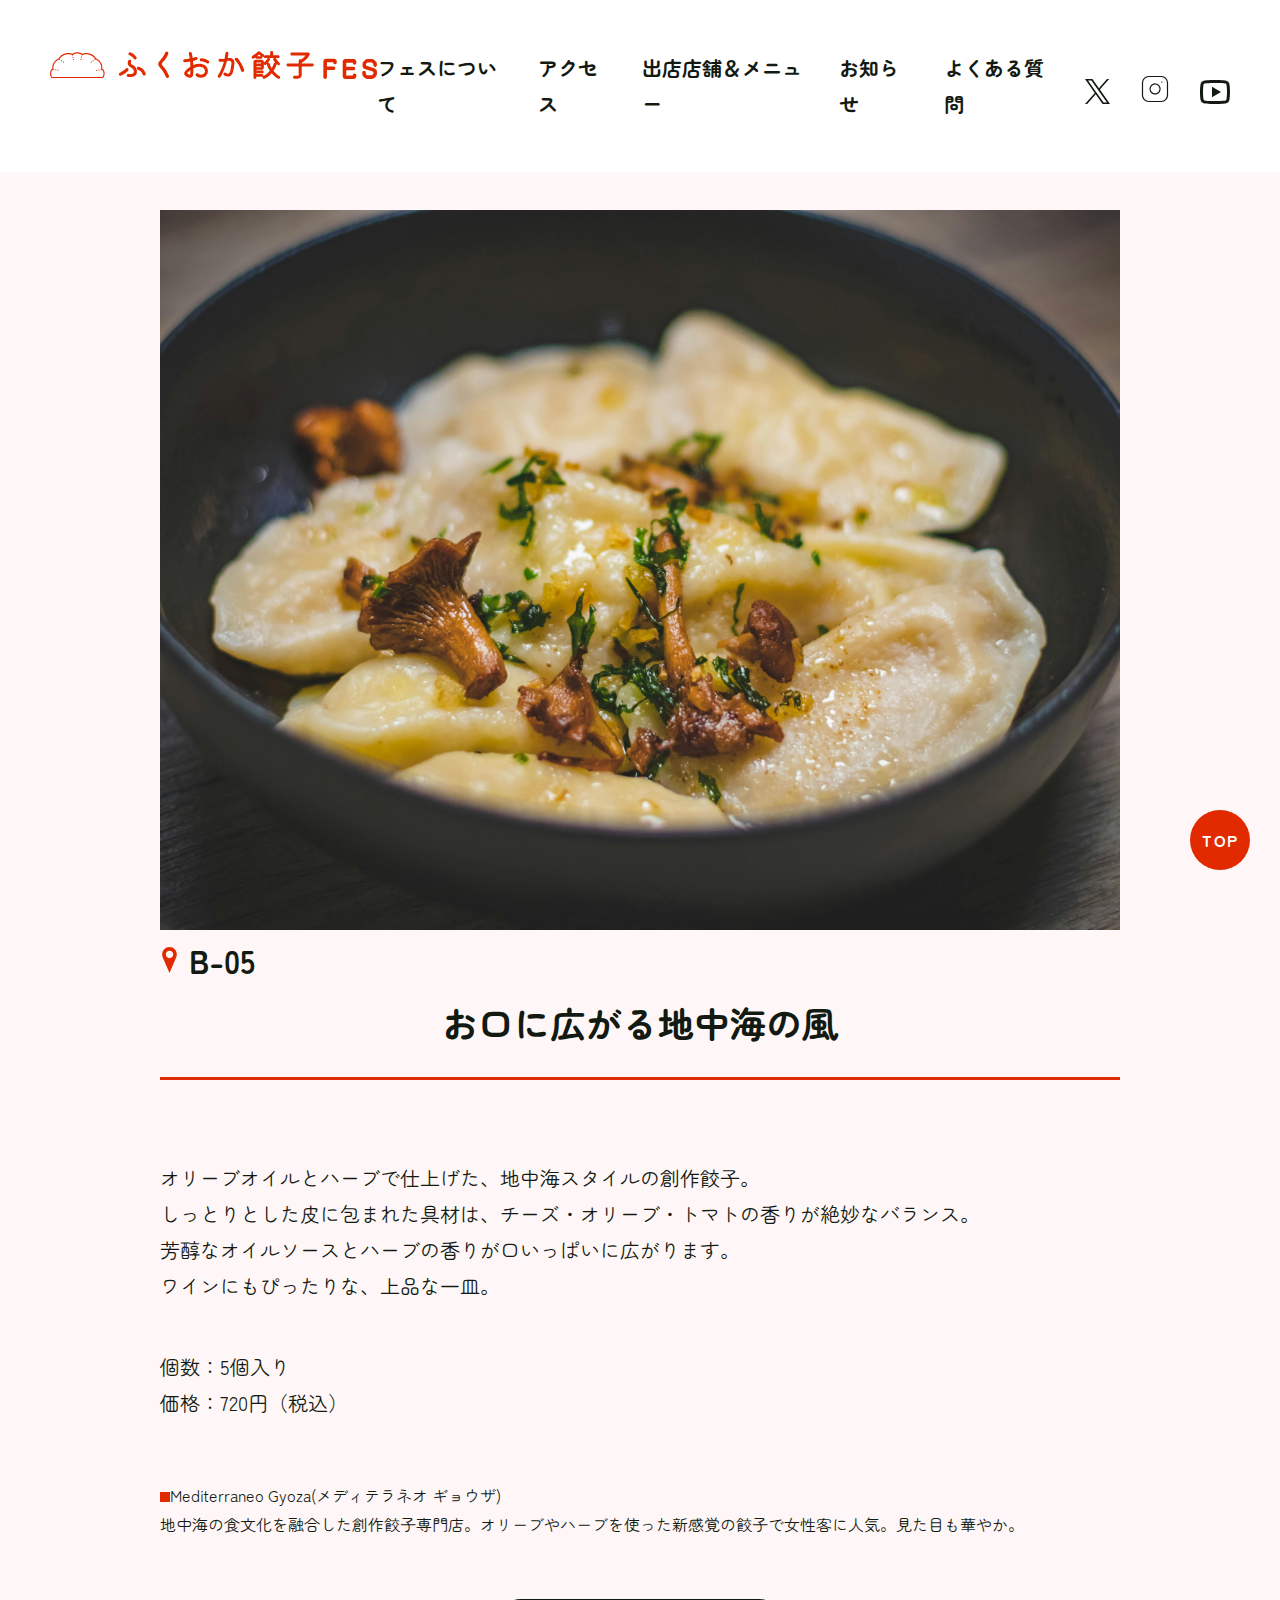
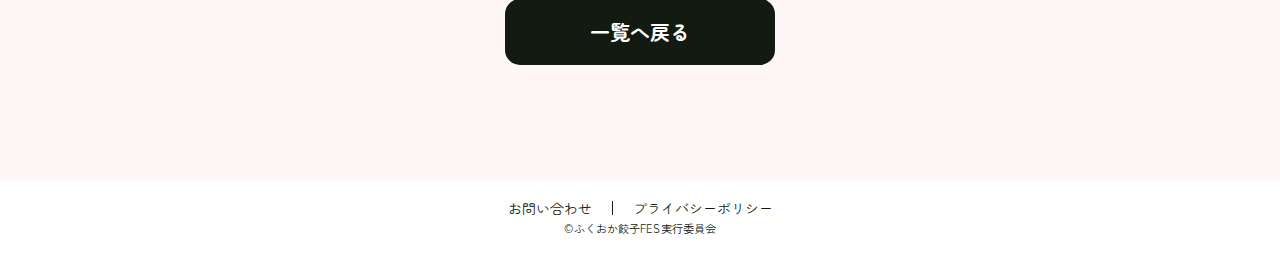
<file: shop-info05.html>
<!DOCTYPE html>
<html lang="ja">

<head>
    <meta charset="UTF-8">
    <meta name="viewport" content="width=device-width, initial-scale=1.0">
    <meta name="description" content="ふくおか餃子FES！Mediterraneo Gyozaの出店商品の詳細情報。お口に広がる地中海の風、720円、Mediterraneo Gyoza。">
    <meta name="keywords" content="餃子,フェス,福岡,長浜,入場料無料,メディテラネオ ギョウザ,2030">
    <meta name="author" content="ふくおか餃子FES">
    <meta property="og:type" content="website">
    <meta property="og:url" content="">
    <meta property="og:site_name" content="ふくおか餃子FES">
    <meta property="og:title" content="Mediterraneo Gyoza｜ふくおか餃子FES">
    <meta property="og:description"
        content="ふくおか餃子FES！2030年4月27日(日)～5月12日(日) 開催！出展企業「Mediterraneo Gyoza」の商品詳細情報はこちら。お口に広がる地中海の風、720円、オリーブオイルとハーブで仕上げた、地中海スタイルの創作餃子。">
    <meta property="og:image" content="img/ogp.png">
    <meta property="og:image:alt" content="ふくおか餃子FES">
    <meta property="og:image:width" content="1200">
    <meta property="og:image:height" content="630">
    <meta name="robots" content="noindex, nofollow">
    <link rel="stylesheet" href="css/reset.css">
    <link rel="preconnect" href="https://fonts.googleapis.com">
    <link rel="preconnect" href="https://fonts.gstatic.com" crossorigin>
    <link href="https://fonts.googleapis.com/css2?family=Zen+Maru+Gothic&display=swap" rel="stylesheet">
    <link rel="stylesheet" href="css/style.css">
    <link rel="icon" href="img/favicon.svg" type="image/svg+xml">
    <link rel="icon alternate" href="img/favicon.png" type="image/png">
    <title>Mediterraneo Gyoza｜ふくおか餃子FES</title>
</head>

<body>
    <header class="l-header" id="top">
        <div class="l-header-pc  c-header-top">
            <p class="c-header-logo">
                <a href="index.html">
                    <img class="pc-logo" src="./img/logo_line_01.svg" alt="ふくおか餃子FES">
                </a>
            </p>
            <nav class="c-header-nav">
                <ul class="c-header-nav__list">
                    <li><a href="information.html">フェスについて</a></li>
                    <li><a href="information.html#access">アクセス</a></li>
                    <li><a href="shops.html">出店店舗＆メニュー</a></li>
                    <li><a href="news.html">お知らせ</a></li>
                    <li><a href="faq.html">よくある質問</a></li>
                    <li><a href="#"><img class="c-header-nav__x" src="./img/x-logo.svg" alt="x"></a></li>
                    <li><a href="#"><img class="c-header-nav__insta" src="./img/Instagram-logo.svg" alt="instagram"></a>
                    </li>
                    <li><a href="#"><img class="c-header-nav__you" src="./img/youtube-logo.svg" alt="youtube"></a></li>
                </ul>
            </nav>
        </div>

        <div class="l-header-sp">
            <p class="c-header-logo">
                <a href="index.html">
                    <img src="./img/logo_line_01.svg" alt="ふくおか餃子FES">
                </a>
            </p>
            <img class="hamburger-image" src="./img/hamburger.svg" alt="ハンバーガーメニュー">
        </div>
    </header>


    <main class="l-wrapper">
        <p class="c-btn-jump">
            <a href="#top">TOP</a>
        </p>
        <section class="c-section c-menu_section">
            <img class="c-menu_img" src="./img/menu05.jpg" alt="お口に広がる地中海の風">
            <p class="c-menu_location"><img src="./img/point.svg" alt="">B-05</p>
            <div class="l-menu_wrapper">
                <h1 class="c-title c-menu_title">お口に広がる地中海の風</h1>
                <p class="c-menu_desc">
                    オリーブオイルとハーブで仕上げた、地中海スタイルの創作餃子。<br>しっとりとした皮に包まれた具材は、チーズ・オリーブ・トマトの香りが絶妙なバランス。<br>芳醇なオイルソースとハーブの香りが口いっぱいに広がります。<br>ワインにもぴったりな、上品な一皿。
                </p>
                <dl class="c-menu_info">
                    <dt>個数：</dt>
                    <dd>5個入り</dd>
                    <dt>価格：</dt>
                    <dd>720円（税込）</dd>
                </dl>
                <div class="c-menu_shop">
                    <p class="c-menu_shop_title">Mediterraneo Gyoza(メディテラネオ ギョウザ)</p>
                    <p class="c-menu_shop_desc">
                        地中海の食文化を融合した創作餃子専門店。オリーブやハーブを使った新感覚の餃子で女性客に人気。見た目も華やか。
                    </p>
                </div>
                <div class="c-btn c-btn__black">
                    <a href="shops.html">一覧へ戻る</a>
                </div>
            </div>
        </section>
    </main>

    <footer class="l-footer">

        <ul>
            <li><a href="contact.html">お問い合わせ</a></li>
            <li><a href="privacy.html">プライバシーポリシー</a></li>
        </ul>


        <small>&copy;ふくおか餃子FES実行委員会</small>

    </footer>
</body>

</html>
</file>
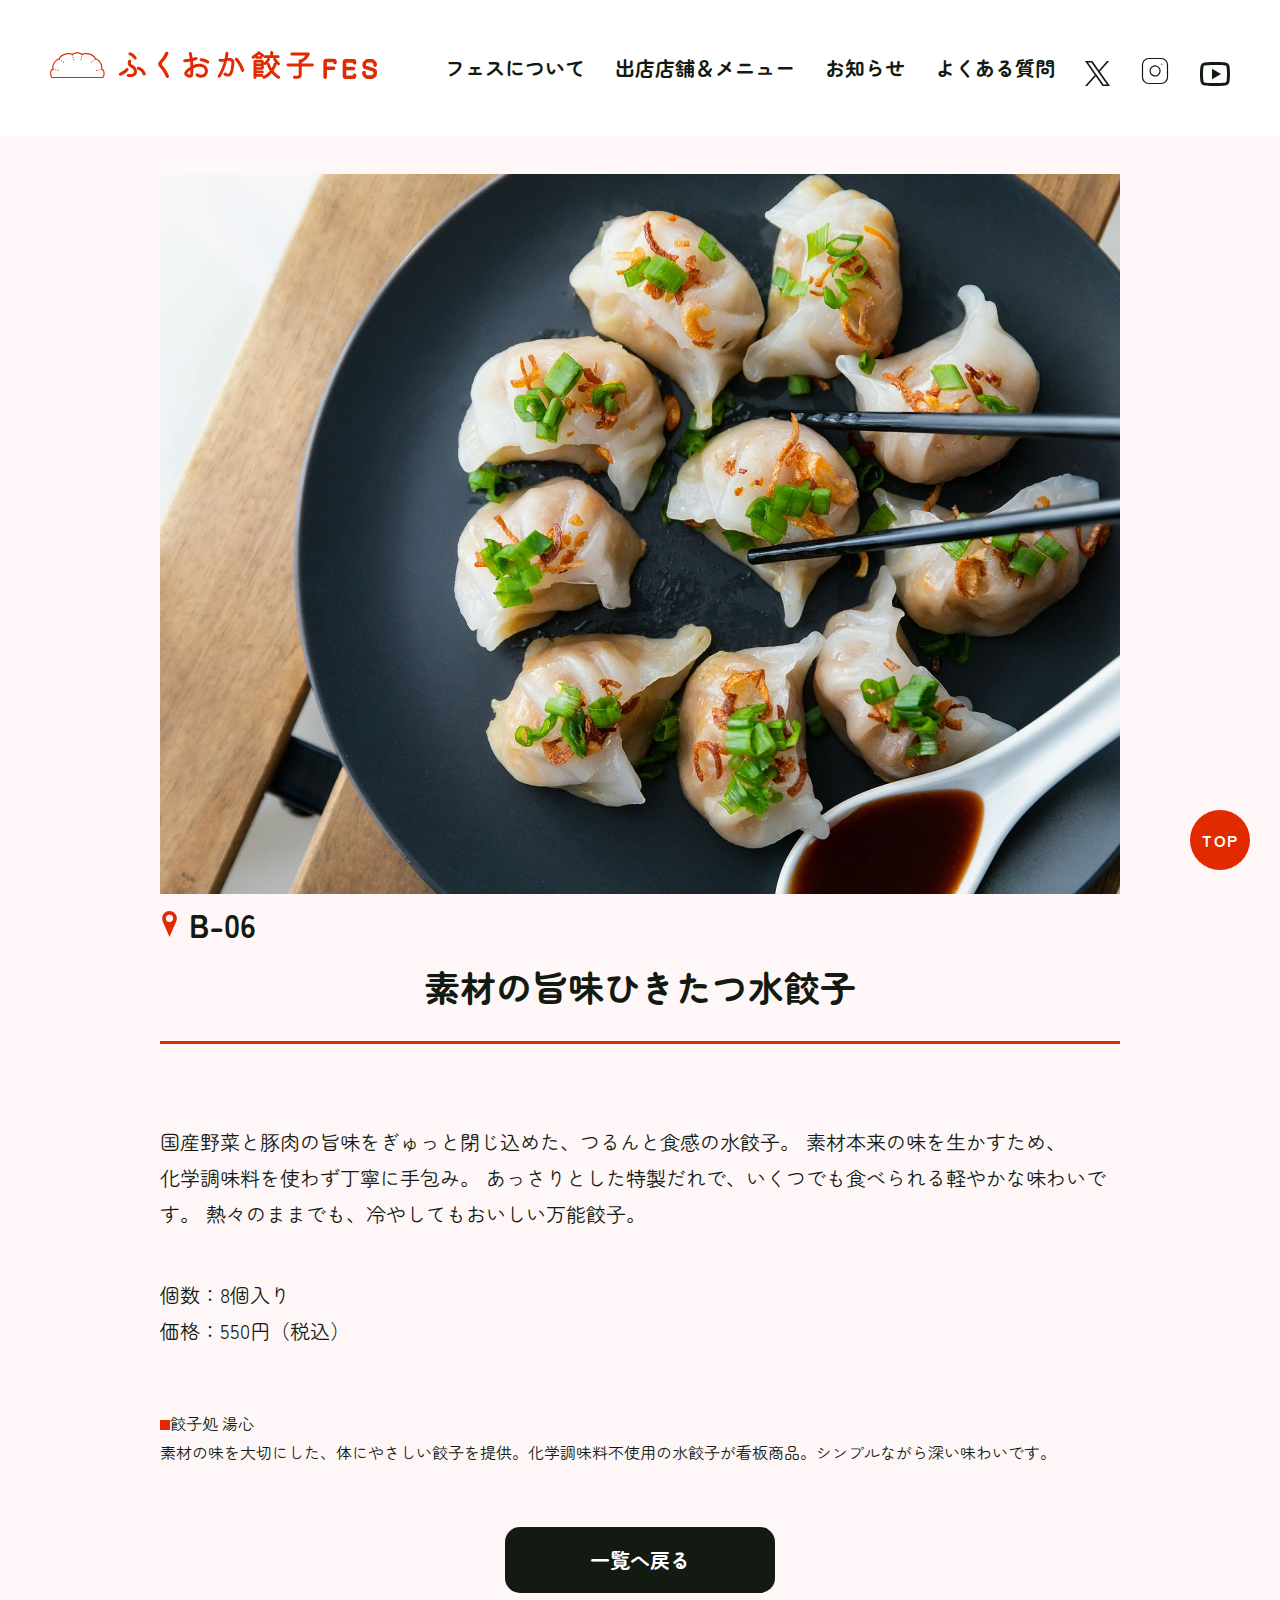
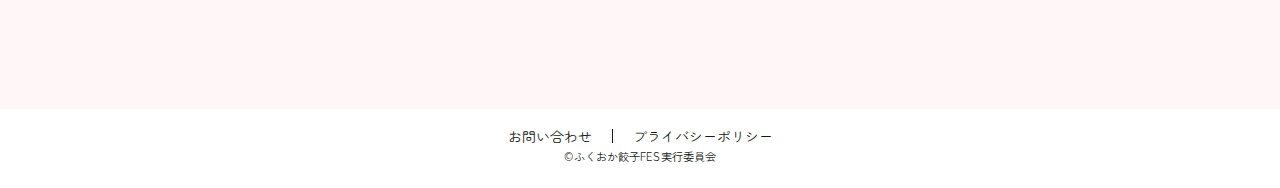
<file: shop-info06.html>
<!DOCTYPE html>
<html lang="ja">

<head>
    <meta charset="UTF-8">
    <meta name="viewport" content="width=device-width, initial-scale=1.0">
    <meta name="description" content="ふくおか餃子FES！餃子処 湯心の出店商品の詳細情報。素材の旨味ひきたつ水餃子、550円、餃子処 湯心。">
    <meta name="robots" content="noindex, nofollow">
    <link rel="stylesheet" href="css/reset.css">
    <link rel="preconnect" href="https://fonts.googleapis.com">
    <link rel="preconnect" href="https://fonts.gstatic.com" crossorigin>
    <link href="https://fonts.googleapis.com/css2?family=Zen+Maru+Gothic&display=swap" rel="stylesheet">
    <link rel="stylesheet" href="css/style.css">
    <title>餃子処 湯心｜ふくおか餃子FES</title>
</head>

<body>
    <header class="l-header" id="top">
        <div class="l-header-pc  c-header-top">
            <p class="c-header-logo">
                <a href="index.html">
                    <img class="pc-logo" src="/img/logo_line_01.svg" alt="ふくおか餃子FES">
                </a>
            </p>
            <nav class="c-header-nav">
                <ul class="c-header-nav__list">
                    <li><a href="information.html">フェスについて</a></li>
                    <li><a href="shops.html">出店店舗＆メニュー</a></li>
                    <li><a href="news.html">お知らせ</a></li>
                    <li><a href="faq.html">よくある質問</a></li>
                    <li><a href="#"><img class="c-header-nav__x" src="./img/x-logo.svg" alt="x"></a></li>
                    <li><a href="#"><img class="c-header-nav__insta" src="./img/Instagram-logo.svg" alt="instagram"></a>
                    </li>
                    <li><a href="#"><img class="c-header-nav__you" src="./img/youtube-logo.svg" alt="youtube"></a></li>
                </ul>
            </nav>
        </div>

        <div class="l-header-sp">
            <p class="c-header-logo">
                <a href="index.html">
                    <img src="./img/logo_line_01.svg" alt="ふくおか餃子FES">
                </a>
            </p>
            <img class="hamburger-image" src="/img/hamburger.svg" alt="ハンバーガーメニュー">
            <!-- ハンバーガーメニューは教えてもらったら反映させるから一旦画像置くねん-->
        </div>
    </header>


    <main class="l-wrapper">
        <p class="c-btn-jump">
            <a href="#top">TOP</a>
        </p>
        <!--  ↓ボタン使うならつかって！！-->
        <!-- 黒のボタン -->
        <!-- <div class="c-btn c-btn__black">
                    <a href="#">VIEW E</a>
                </div> -->

        <!--  赤のボタン-->
        <!-- <div class="c-btn c-btn__red">
                    <a href="#">
                        詳細はこちら
                    </a>
                </div> -->
        <section class="c-section">
            <img class="c-menu_img" src="./img/menu06.jpg" alt="素材の旨味ひきたつ水餃子">
            <p class="c-menu_location"><img src="./img/point.svg" alt="">B-06</p>
            <div class="l-menu_wrapper">
                <h1 class="c-title">素材の旨味ひきたつ水餃子</h1>
                <p class="c-menu_desc">
                    国産野菜と豚肉の旨味をぎゅっと閉じ込めた、つるんと食感の水餃子。 素材本来の味を生かすため、<br>
                    化学調味料を使わず丁寧に手包み。 あっさりとした特製だれで、いくつでも食べられる軽やかな味わいです。 熱々のままでも、冷やしてもおいしい万能餃子。
                </p>
                <dl class="c-menu_info">
                    <dt>個数：</dt>
                    <dd>8個入り</dd>
                    <dt>価格：</dt>
                    <dd>550円（税込）</dd>
                </dl>
                <div class="c-menu_shop">
                    <p class="c-menu_shop_title">餃子処 湯心</p>
                    <!-- 四角アイコンはcssで【before】を使う -->
                    <p class="c-menu_shop_desc">
                        素材の味を大切にした、体にやさしい餃子を提供。化学調味料不使用の水餃子が看板商品。シンプルながら深い味わいです。
                    </p>
                </div>
                <!-- 黒のボタン -->
                <div class="c-btn c-btn__black">
                    <a href="shops.html">一覧へ戻る</a>
                </div>
            </div>
        </section>
    </main>

    <footer class="l-footer">

        <ul>
            <li><a href="contact.html">お問い合わせ</a></li>
            <li><a href="privacy.html">プライバシーポリシー</a></li>
        </ul>


        <small>&copy;ふくおか餃子FES実行委員会</small>

    </footer>
</body>

</html>
</file>
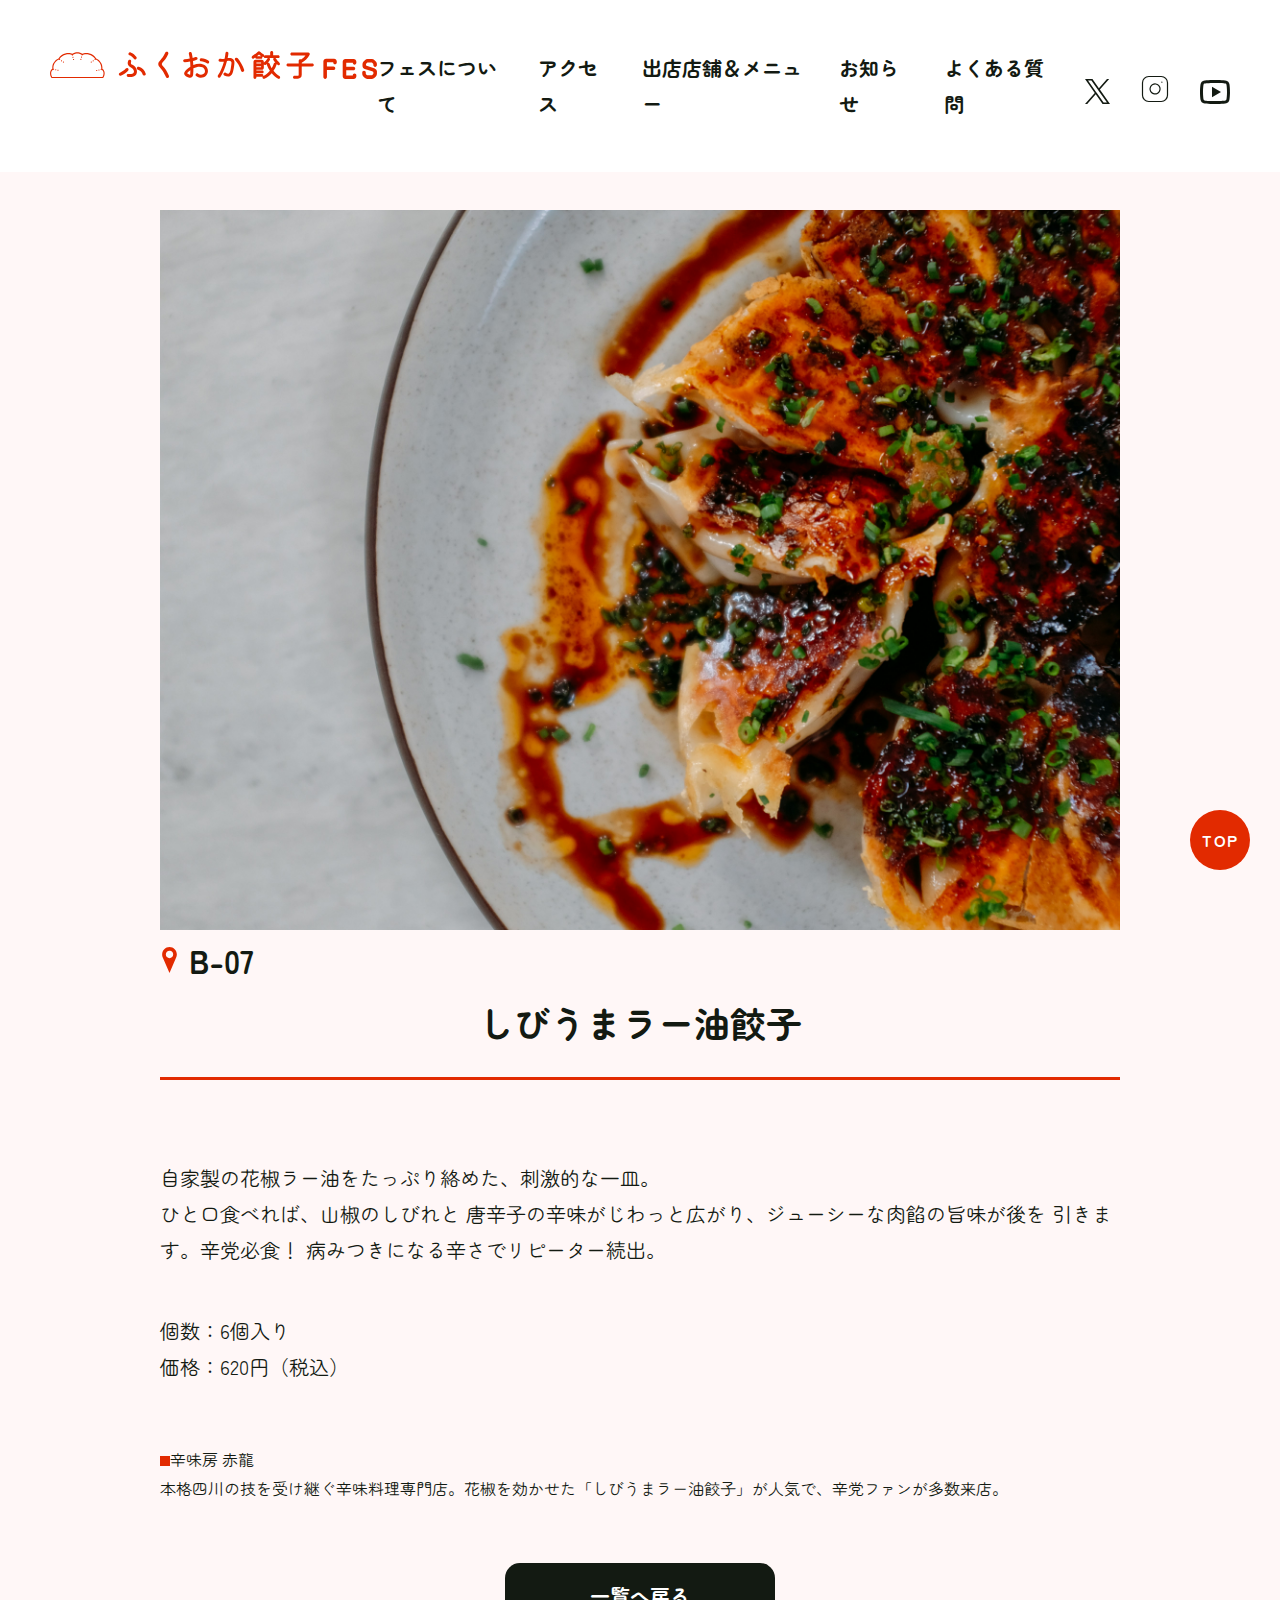
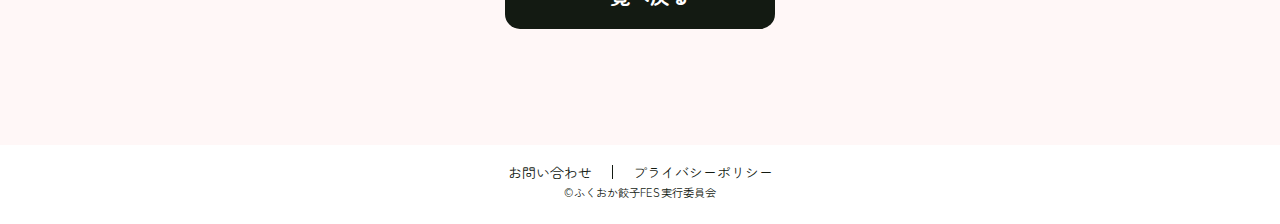
<file: shop-info07.html>
<!DOCTYPE html>
<html lang="ja">

<head>
    <meta charset="UTF-8">
    <meta name="viewport" content="width=device-width, initial-scale=1.0">
    <meta name="description" content="ふくおか餃子FES！辛味房 赤龍の出店商品の詳細情報。しびうまラー油餃子、620円、辛味房 赤龍。">
    <meta name="keywords" content="餃子,フェス,福岡,長浜,入場料無料,辛味房 赤龍,2030">
    <meta name="author" content="ふくおか餃子FES">
    <meta property="og:type" content="website">
    <meta property="og:url" content="">
    <meta property="og:site_name" content="ふくおか餃子FES">
    <meta property="og:title" content="辛味房 赤龍｜ふくおか餃子FES">
    <meta property="og:description"
        content="ふくおか餃子FES！2030年4月27日(日)～5月12日(日) 開催！出展企業「辛味房 赤龍」の商品詳細情報はこちら。しびうまラー油餃子、620円、自家製の花椒ラー油をたっぷり絡めた、刺激的な一皿。">
    <meta property="og:image" content="img/ogp.png">
    <meta property="og:image:alt" content="ふくおか餃子FES">
    <meta property="og:image:width" content="1200">
    <meta property="og:image:height" content="630">
    <meta name="robots" content="noindex, nofollow">
    <link rel="stylesheet" href="css/reset.css">
    <link rel="preconnect" href="https://fonts.googleapis.com">
    <link rel="preconnect" href="https://fonts.gstatic.com" crossorigin>
    <link href="https://fonts.googleapis.com/css2?family=Zen+Maru+Gothic&display=swap" rel="stylesheet">
    <link rel="stylesheet" href="css/style.css">
    <link rel="icon" href="img/favicon.svg" type="image/svg+xml">
    <link rel="icon alternate" href="img/favicon.png" type="image/png">
    <title>辛味房 赤龍｜ふくおか餃子FES</title>
</head>

<body>
    <header class="l-header" id="top">
        <div class="l-header-pc  c-header-top">
            <p class="c-header-logo">
                <a href="index.html">
                    <img class="pc-logo" src="/img/logo_line_01.svg" alt="ふくおか餃子FES">
                </a>
            </p>
            <nav class="c-header-nav">
                <ul class="c-header-nav__list">
                    <li><a href="information.html">フェスについて</a></li>
                    <li><a href="information.html#access">アクセス</a></li>
                    <li><a href="shops.html">出店店舗＆メニュー</a></li>
                    <li><a href="news.html">お知らせ</a></li>
                    <li><a href="faq.html">よくある質問</a></li>
                    <li><a href="#"><img class="c-header-nav__x" src="./img/x-logo.svg" alt="x"></a></li>
                    <li><a href="#"><img class="c-header-nav__insta" src="./img/Instagram-logo.svg" alt="instagram"></a>
                    </li>
                    <li><a href="#"><img class="c-header-nav__you" src="./img/youtube-logo.svg" alt="youtube"></a></li>
                </ul>
            </nav>
        </div>

        <div class="l-header-sp">
            <p class="c-header-logo">
                <a href="index.html">
                    <img src="./img/logo_line_01.svg" alt="ふくおか餃子FES">
                </a>
            </p>
            <img class="hamburger-image" src="/img/hamburger.svg" alt="ハンバーガーメニュー">
            <!-- ハンバーガーメニューは教えてもらったら反映させるから一旦画像置くねん-->
        </div>
    </header>


    <main class="l-wrapper">

        <p class="c-btn-jump">
            <a href="#top">TOP</a>
        </p>
        <!--  ↓ボタン使うならつかって！！-->
        <!-- 黒のボタン -->
        <!-- <div class="c-btn c-btn__black">
                    <a href="#">VIEW E</a>
                </div> -->

        <!--  赤のボタン-->
        <!-- <div class="c-btn c-btn__red">
                    <a href="#">
                        詳細はこちら
                    </a>
                </div> -->
        <section class="c-section c-menu_section">
            <img class="c-menu_img" src="./img/menu07.jpg" alt="しびうまラー油餃子">
            <p class="c-menu_location"><img src="./img/point.svg" alt="">B-07</p>
            <div class="l-menu_wrapper">
                <h1 class="c-title c-menu_title">しびうまラー油餃子</h1>
                <p class="c-menu_desc">
                    自家製の花椒ラー油をたっぷり絡めた、刺激的な一皿。<br>ひと口食べれば、山椒のしびれと
                    唐辛子の辛味がじわっと広がり、ジューシーな肉餡の旨味が後を
                    引きます。辛党必食！ 病みつきになる辛さでリピーター続出。
                </p>
                <dl class="c-menu_info">
                    <dt>個数：</dt>
                    <dd>6個入り</dd>
                    <dt>価格：</dt>
                    <dd>620円（税込）</dd>
                </dl>
                <aside class="c-menu_shop">
                    <p class="c-menu_shop_title">辛味房 赤龍</p>
                    <!-- 四角アイコンはcssで【before】を使う -->
                    <p class="c-menu_shop_desc">
                        本格四川の技を受け継ぐ辛味料理専門店。花椒を効かせた「しびうまラー油餃子」が人気で、辛党ファンが多数来店。
                    </p>
                </aside>
                <!-- 黒のボタン -->

                <div class="c-btn c-btn__black">
                    <a href="shops.html">一覧へ戻る</a>
                </div>
            </div>
        </section>
    </main>

    <footer class="l-footer">

        <ul>
            <li><a href="contact.html">お問い合わせ</a></li>
            <li><a href="privacy.html">プライバシーポリシー</a></li>
        </ul>


        <small>&copy;ふくおか餃子FES実行委員会</small>

    </footer>
</body>

</html>
</file>
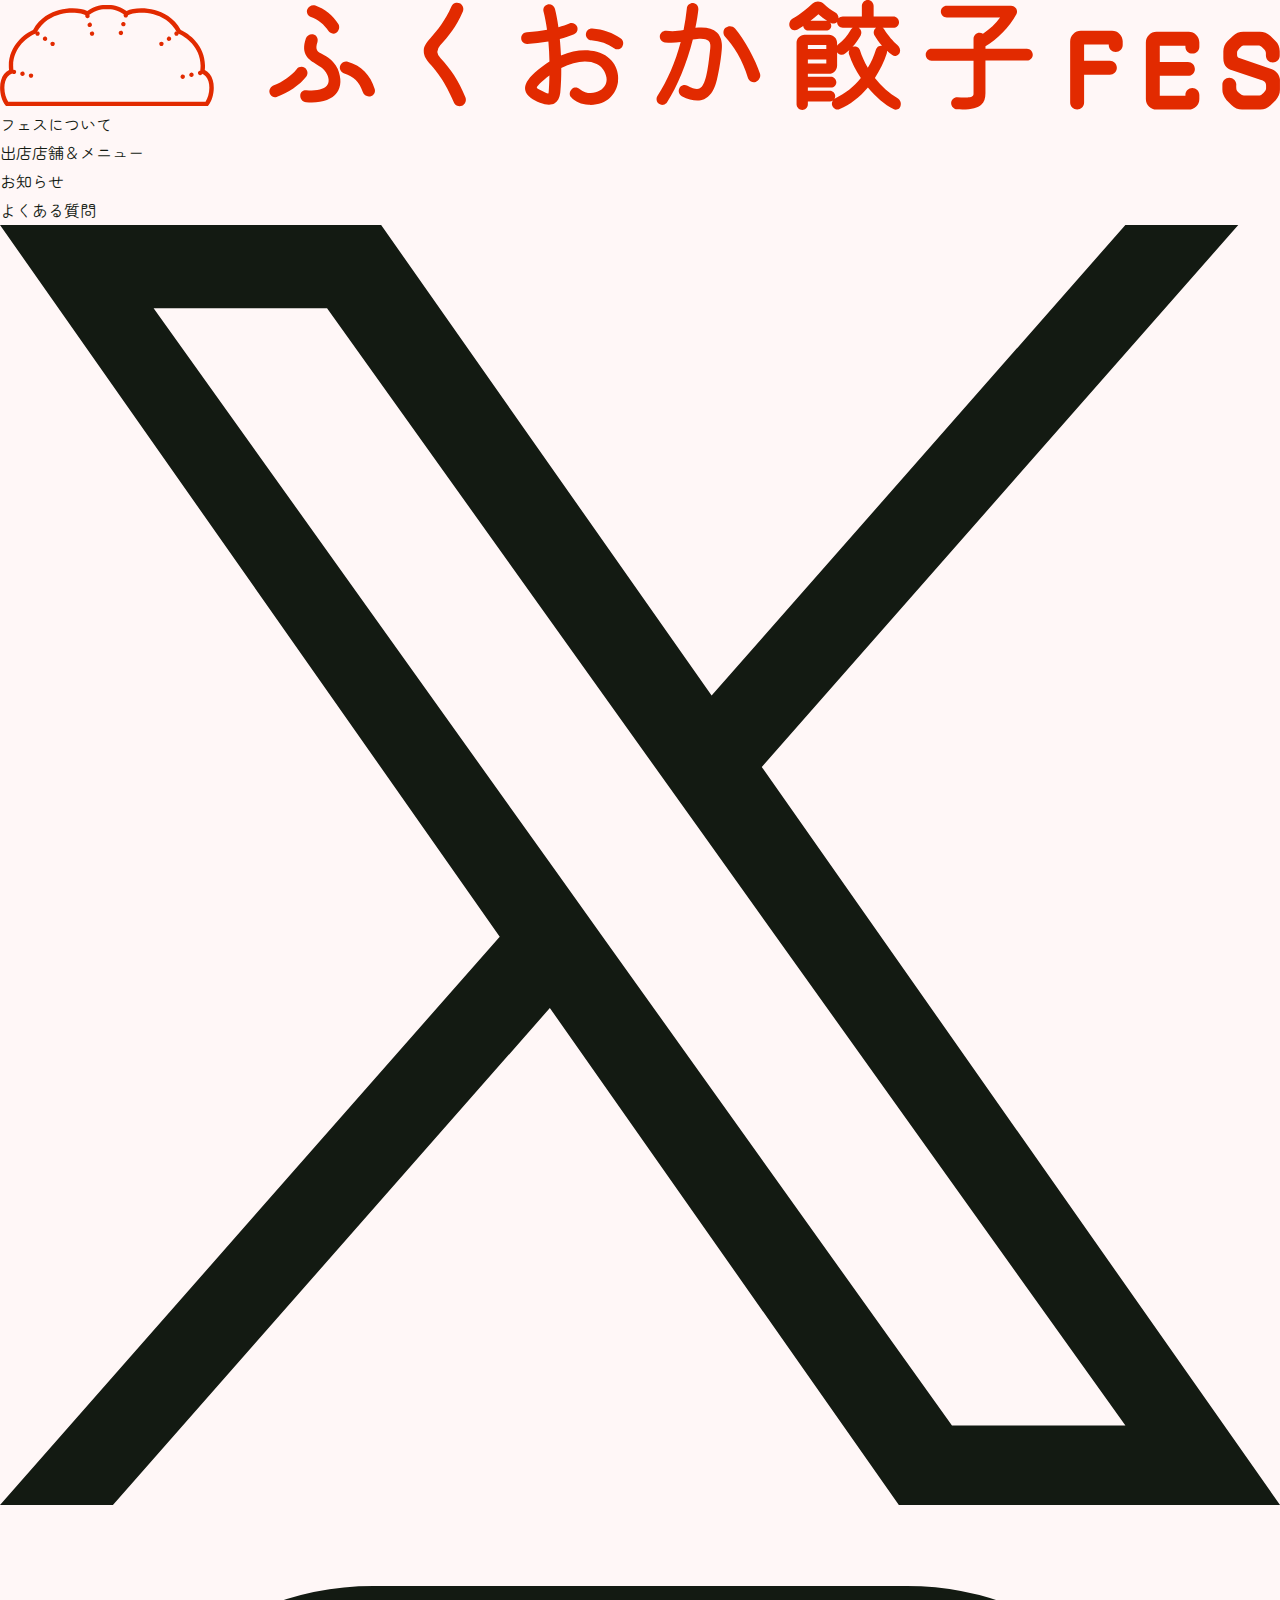
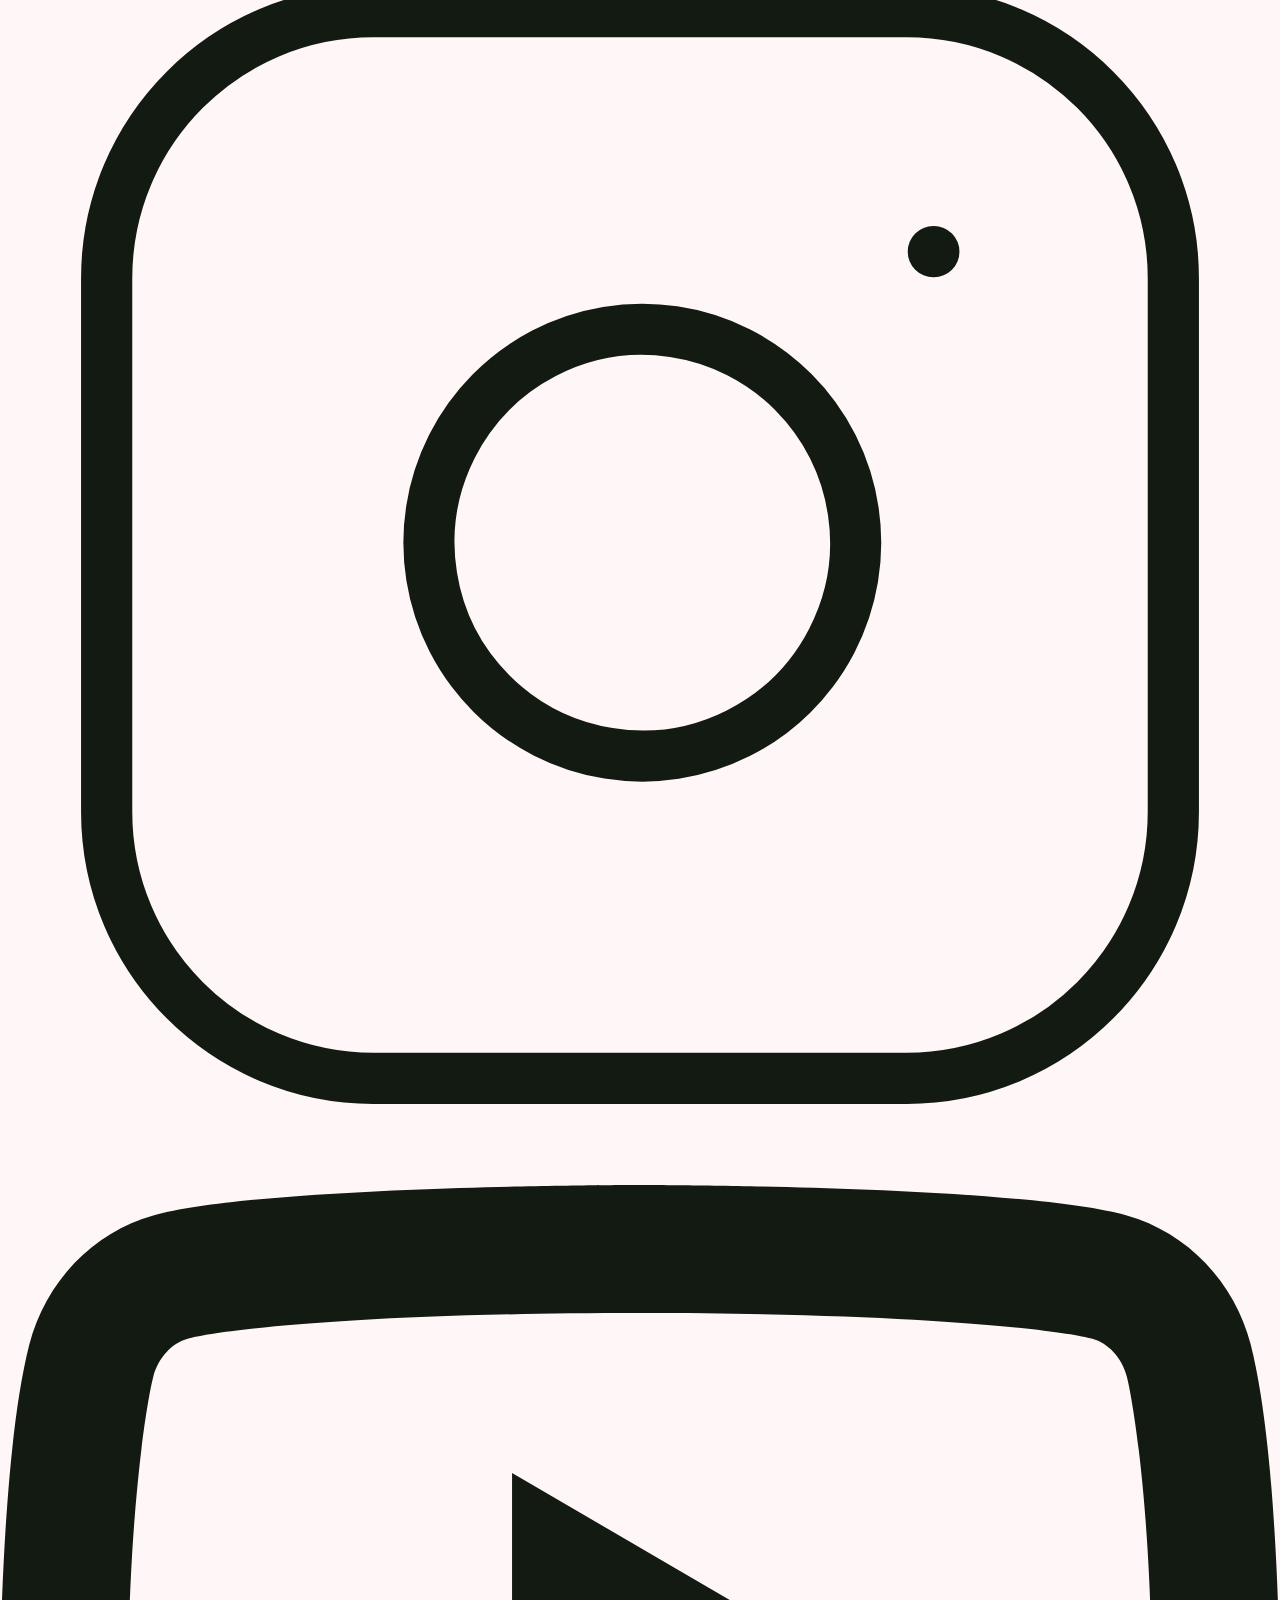
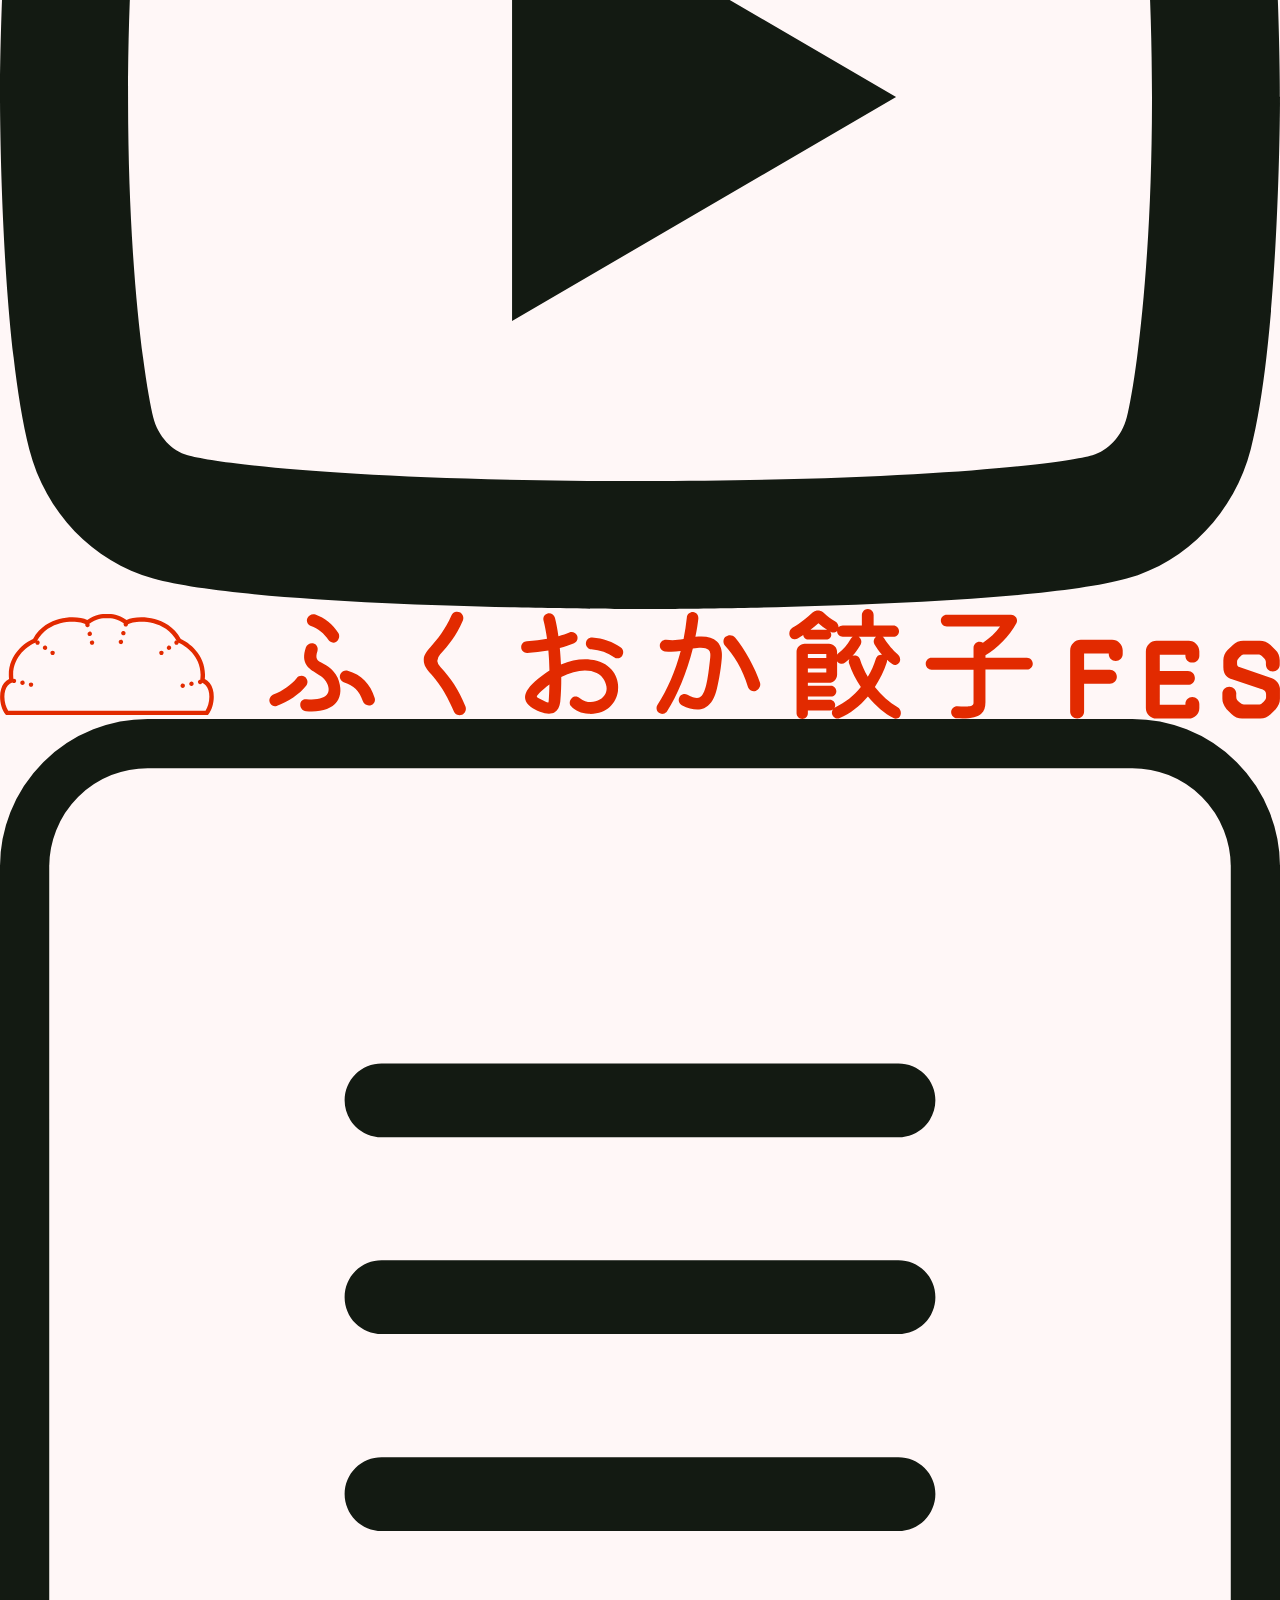
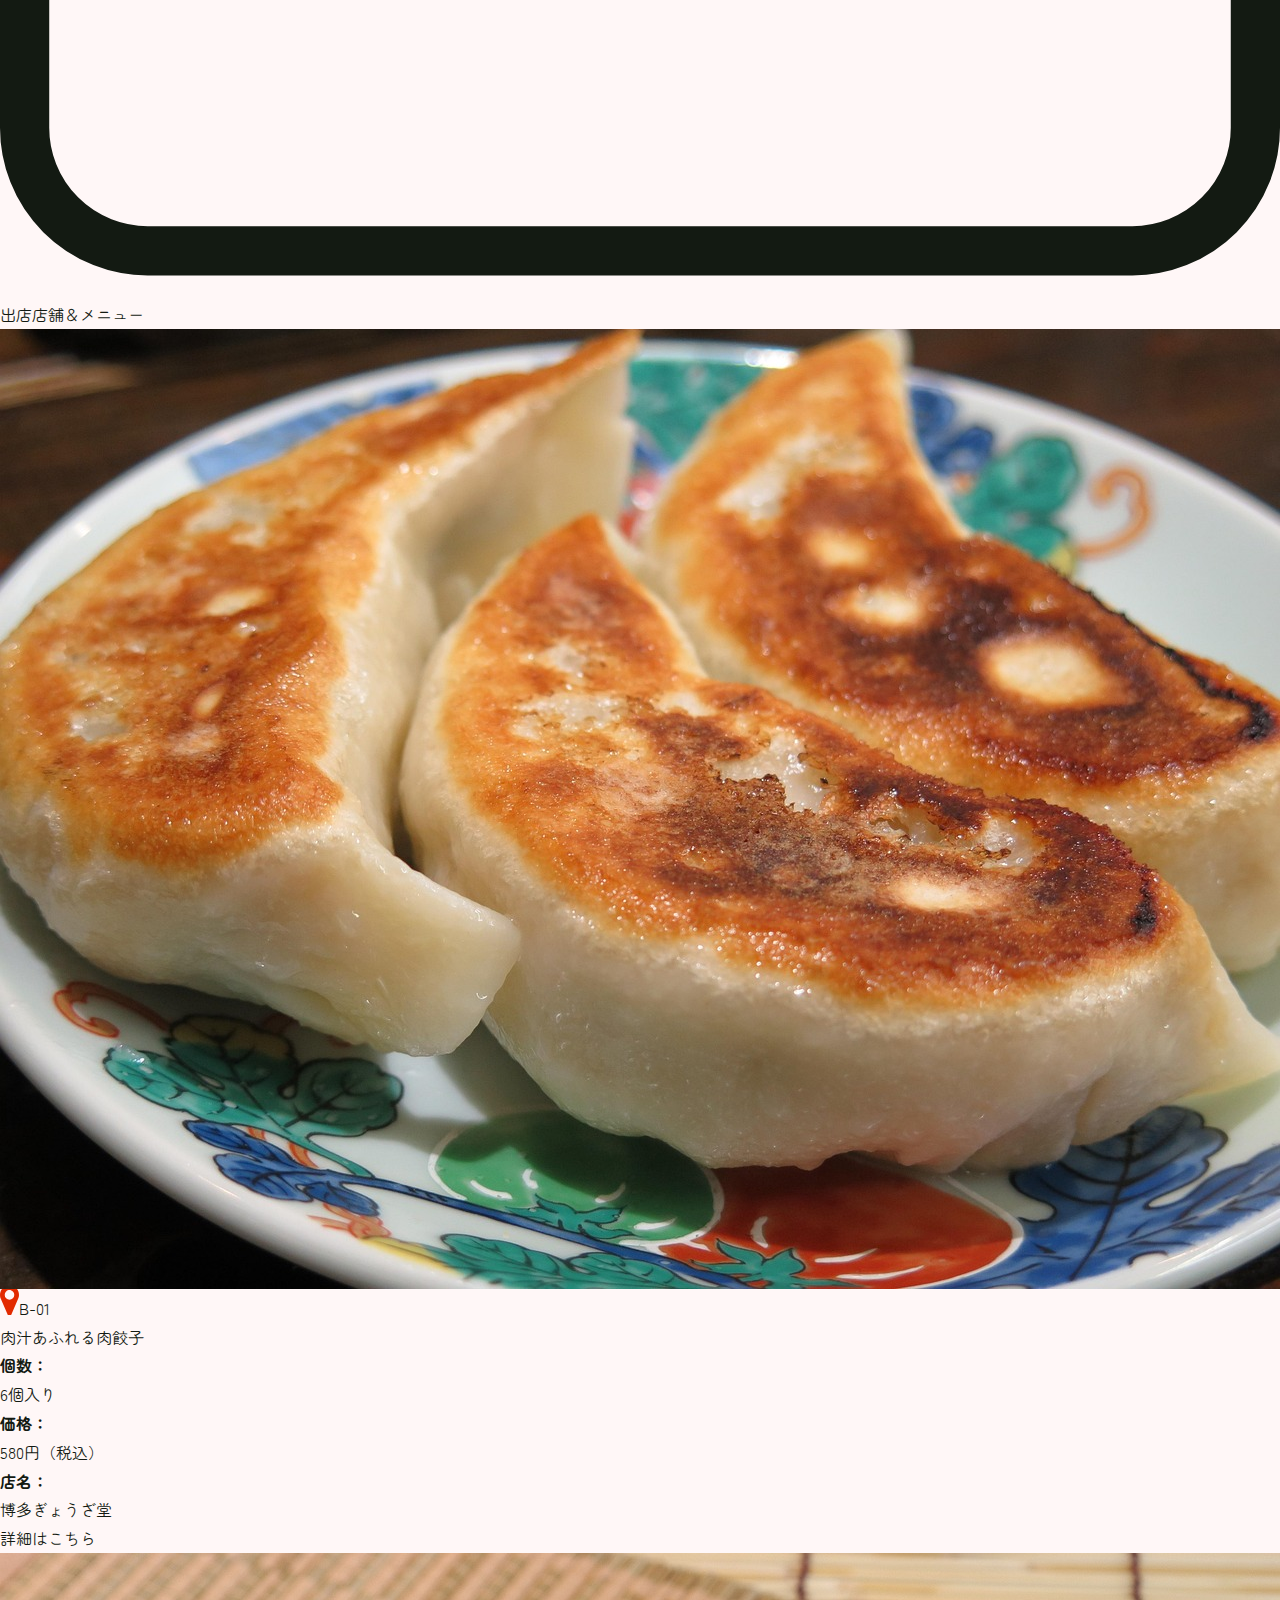
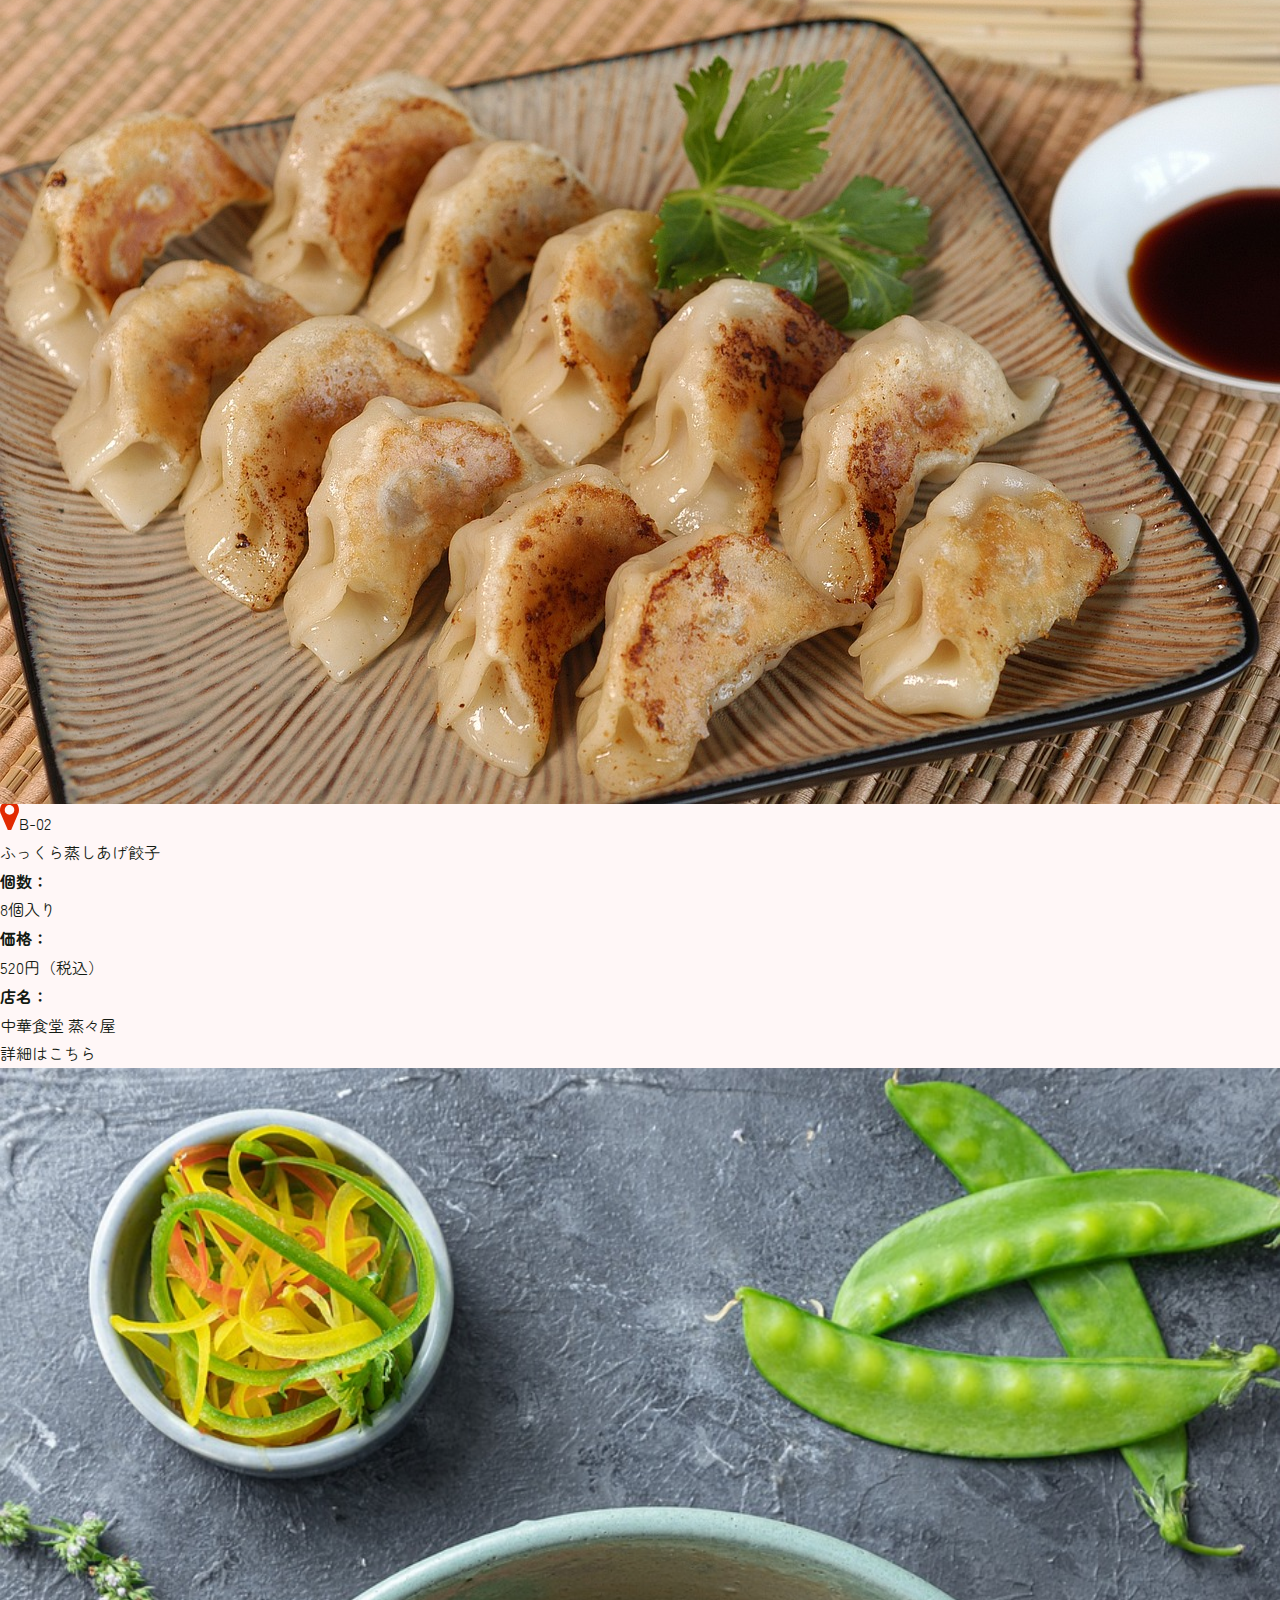
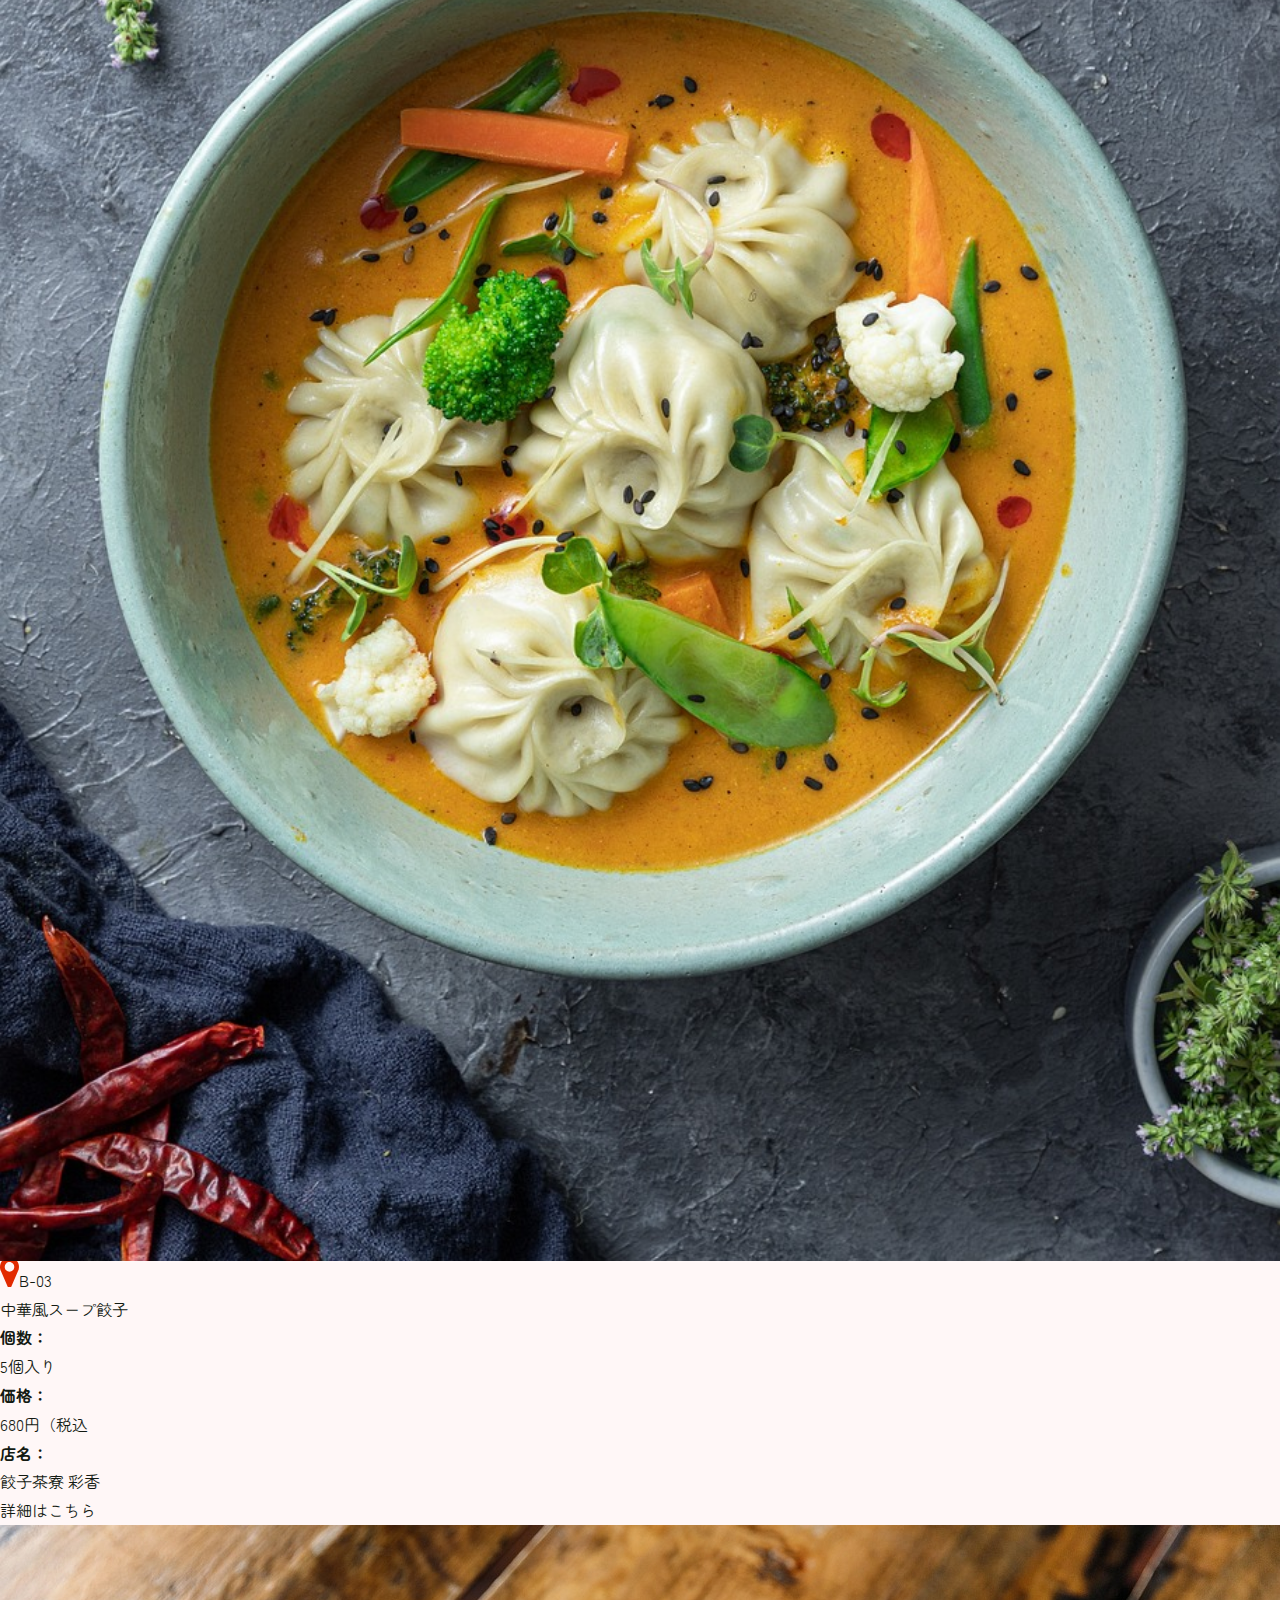
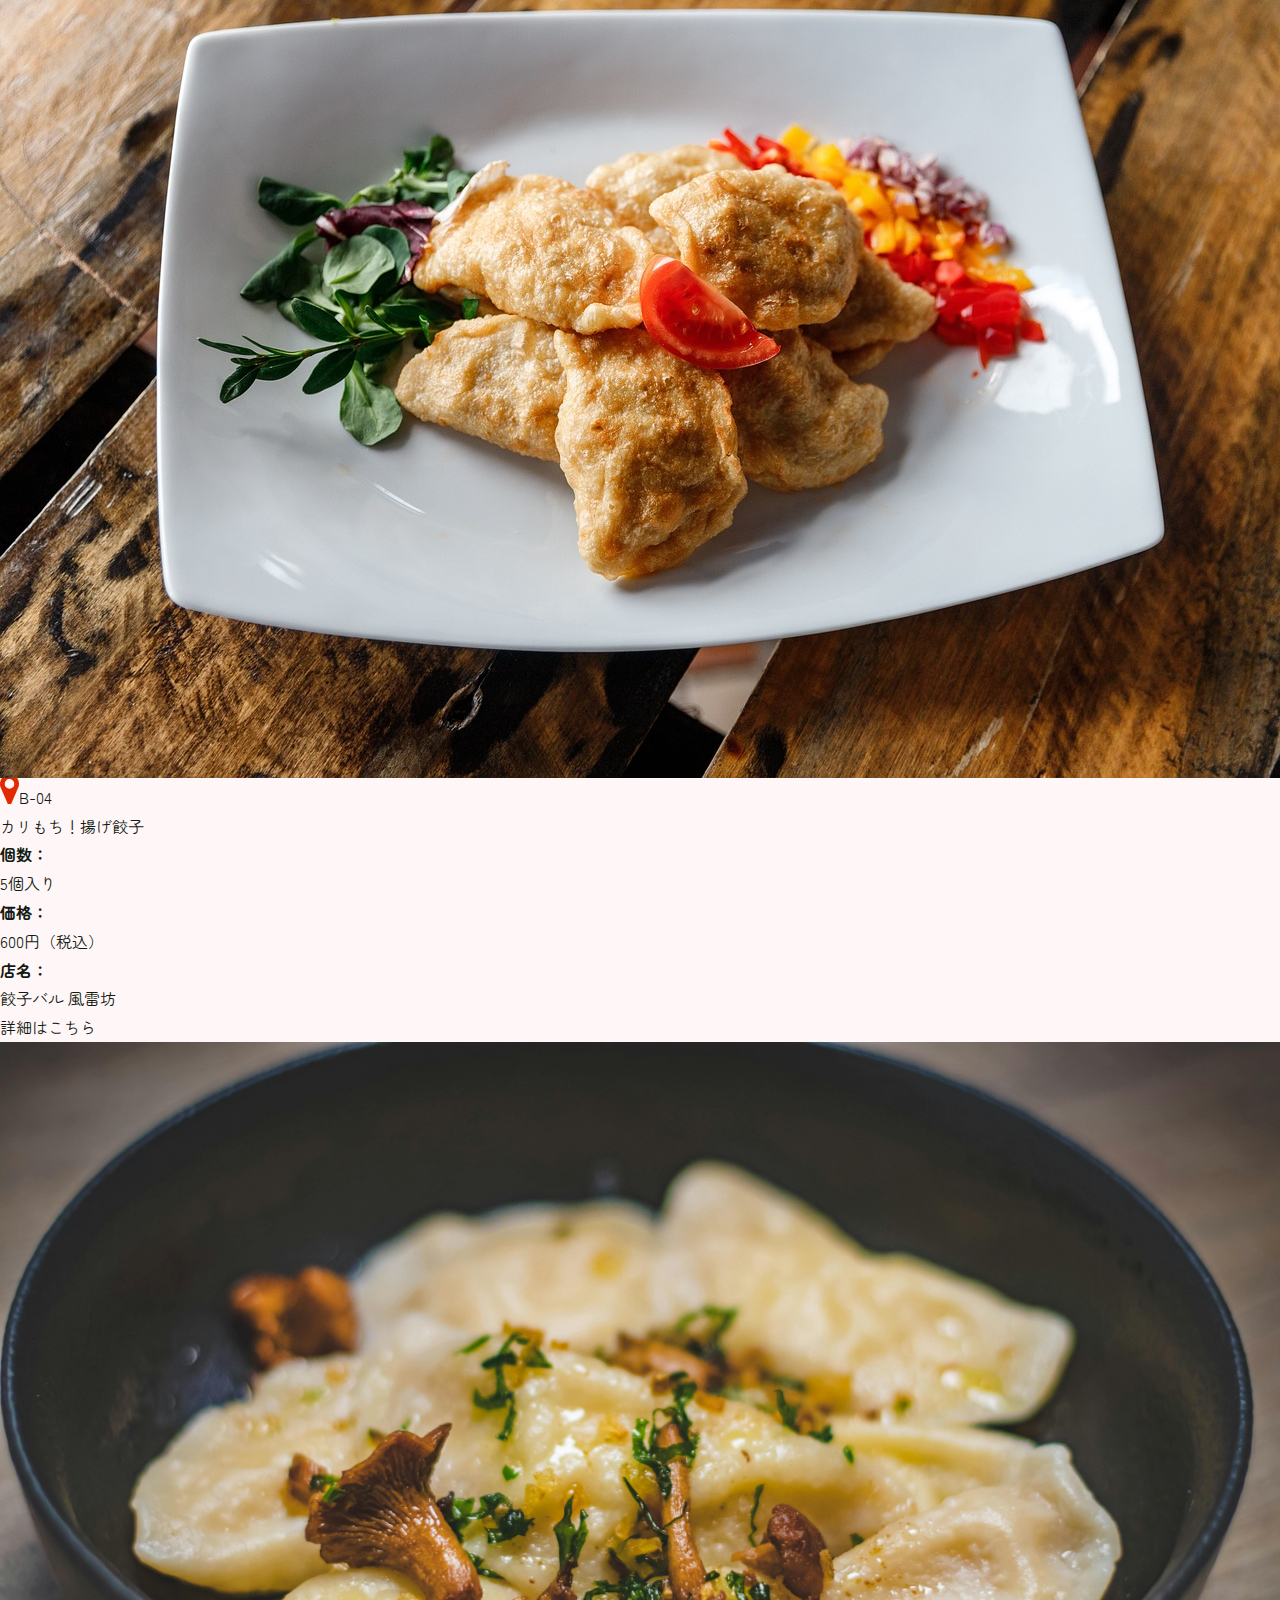
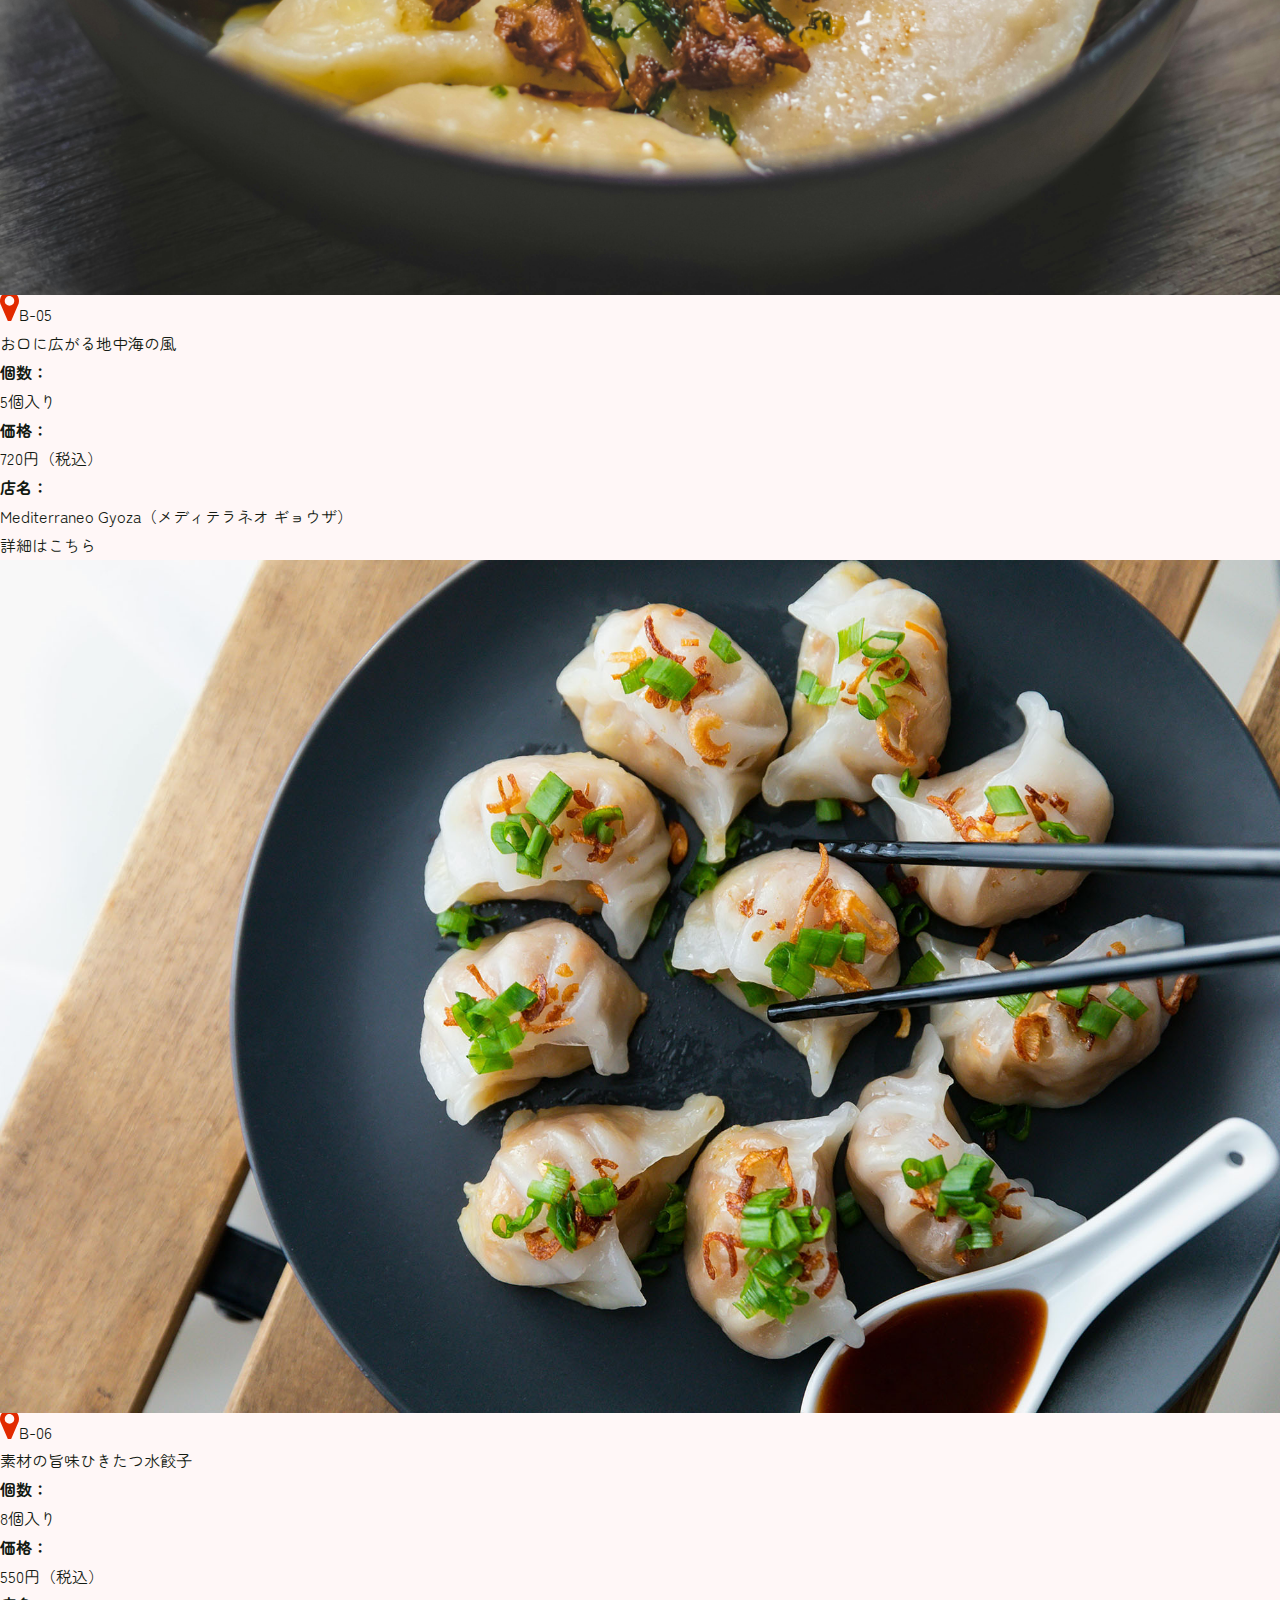
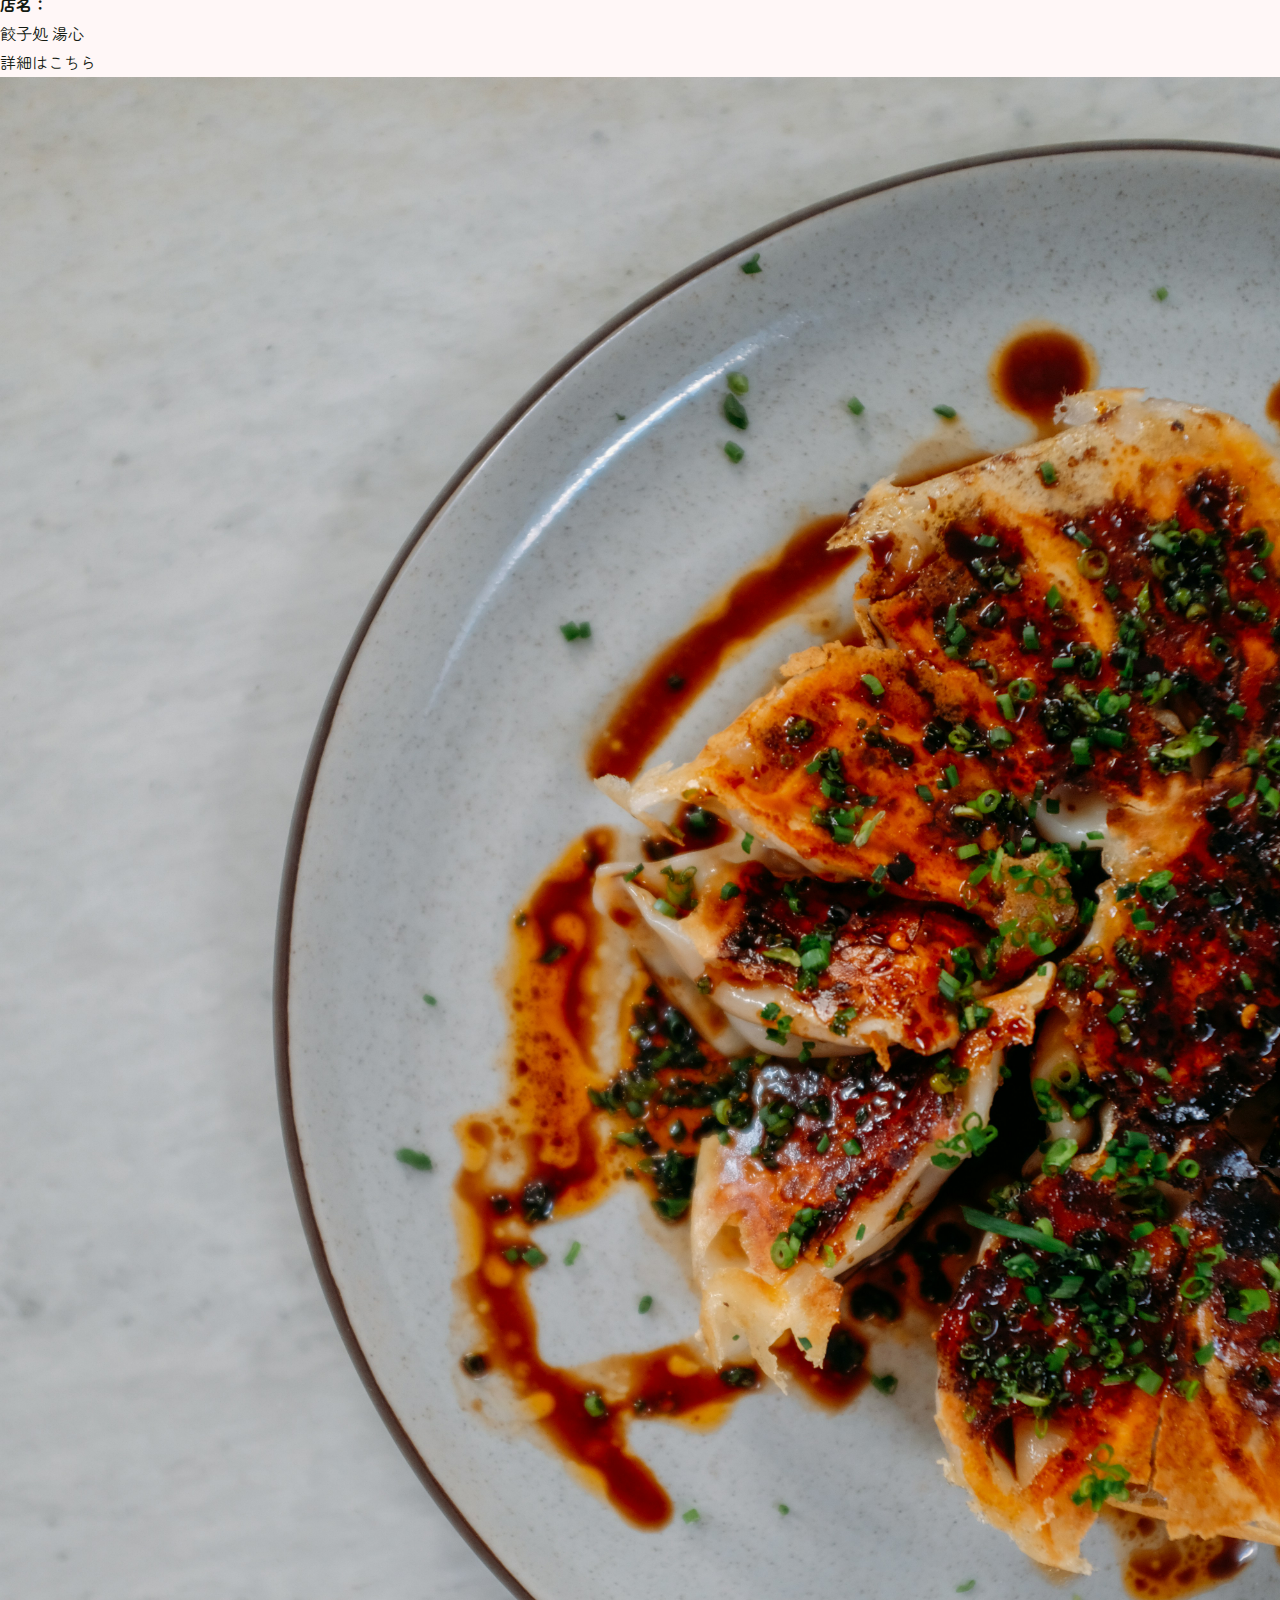
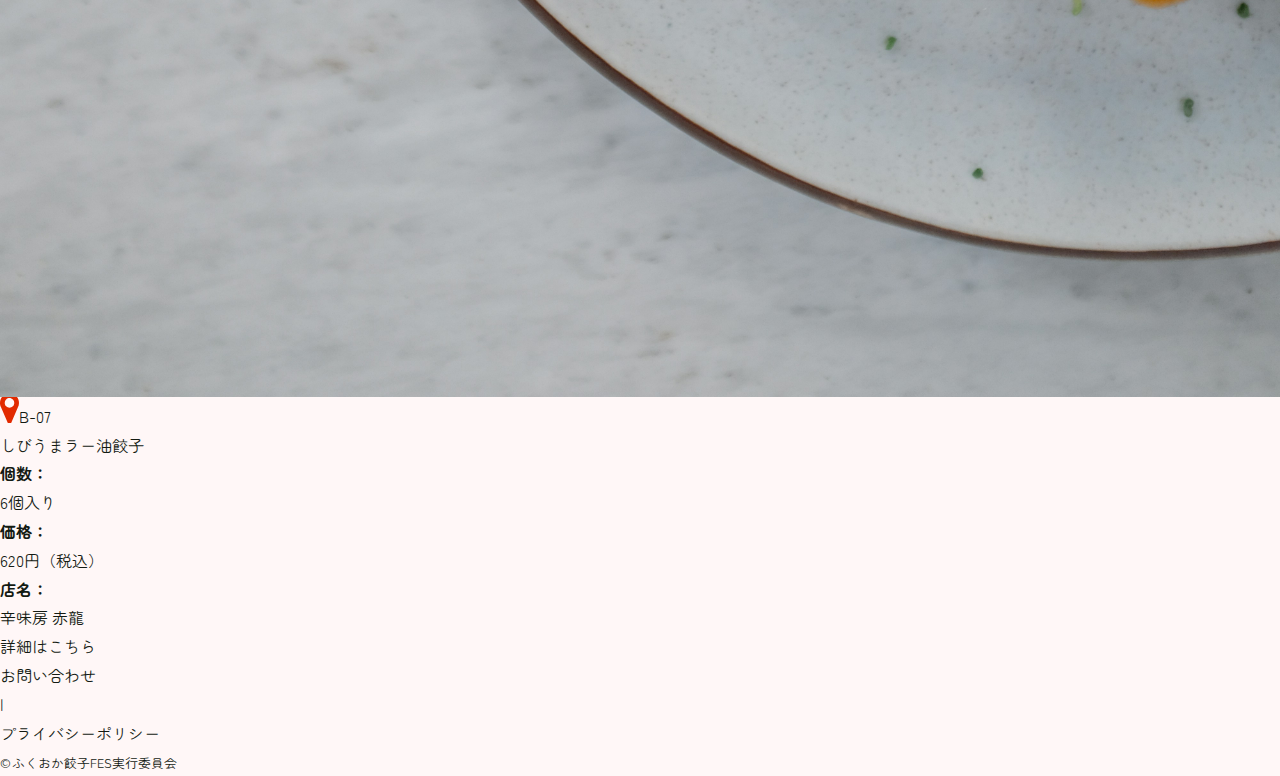
<file: shops.html>
<!DOCTYPE html>
<html lang="ja">

<head>
    <meta charset="UTF-8">
    <meta name="viewport" content="width=device-width, initial-scale=1.0">
    <meta name="description" content="ふくおか餃子FES！福岡の人気餃子店が一堂に集結！おいしいご当地餃子、焼き、蒸し、揚げなどいろいろな餃子7店舗の紹介。">
    <link rel="stylesheet" href="css/reset.css">
    <link rel="preconnect" href="https://fonts.googleapis.com">
    <link rel="preconnect" href="https://fonts.gstatic.com" crossorigin>
    <link href="https://fonts.googleapis.com/css2?family=Zen+Maru+Gothic&display=swap" rel="stylesheet">
    <link rel="stylesheet" href="css/style.css">
    <title>出店店舗＆メニュー｜ふくおか餃子FES</title>
</head>

<body>
    <header>
        <div class="header-pc">
            <h1>
                <a href="index.html">
                    <img class="pc-logo" src="/img/logo_line_01.svg" alt="ふくおか餃子FES">
                </a>
            </h1>
            <nav class="pc-nav">
                <ul>
                    <li><a href="information.html">フェスについて</a></li>
                    <li><a href="shops.html">出店店舗＆メニュー</a></li>
                    <li><a href="news.html">お知らせ</a></li>
                    <li><a href="#">よくある質問</a></li>
                    <li><a href="#"><img class="x-logo" src="/img/x-logo.svg" alt="x"></a></li>
                    <li><a href="#"><img class="instagram-logo" src="/img/Instagram-logo.svg" alt="instagram"></a></li>
                    <li><a href="#"><img class="youtube-logo" src="/img/youtube-logo.svg" alt="youtube"></a></li>
                </ul>
            </nav>
        </div>

        <div class="header-sp">
            <h1>
                <a href="index.html">
                    <img src="/img/logo_line_01.svg" alt="ふくおか餃子FES">
                </a>
            </h1>
            <img class="hamburger-image" src="/img/hamburger.svg" alt="ハンバーガーメニュー">
            <!-- ハンバーガーメニューは教えてもらったら反映させるから一旦画像置くねん-->
        </div>
    </header>

    <main>
        <!--  ↓ボタン使うならつかって！！-->
        <!-- 黒のボタン -->
        <!-- <div class="btn-black">
                    <a href="#">VIEW E</a>
                </div> -->

        <!--  赤のボタン-->
        <!-- <div class="btn-red">
                    <a href="#">
                        詳細はこちら
                    </a>
                </div> -->

      
         

        <h2>出店店舗＆メニュー</h2>
        <ul>
            <li class="c-mnCard"><img src="./img/menu01.jpg" alt="">
                <p class="c-mnCard-bs">B-01</p>
                <p class="c-mnCard-title">肉汁あふれる肉餃子</p>
                <dl class="c-mnCard-des">
                    <dt>個数：</dt>
                    <dd>6個入り</dd>
                    <dt>価格：</dt>
                    <dd>580円（税込）</dd>
                    <dt>店名：</dt>
                    <dd>博多ぎょうざ堂 </dd>
                </dl>
                <div class="btn-red">
                    <a href="#">
                        詳細はこちら
                    </a>
                </div>
            </li>

            <li class="c-mnCard">
                <img src="./img/menu02.jpg" alt="">
                <p class="c-mnCard-bs">B-02</p>
                <p class="c-mnCard-title">ふっくら蒸しあげ餃子</p>
                <dl class="c-mnCard-des">
                    <dt>個数：</dt>
                    <dd>8個入り </dd>
                    <dt>価格：</dt>
                    <dd>520円（税込）</dd>
                    <dt>店名：</dt>
                    <dd>中華食堂 蒸々屋</dd>
                </dl>
                <div class="btn-red">
                    <a href="#">
                        詳細はこちら
                    </a>
                </div>
            </li>
            <li class="c-mnCard">
                <img src="./img/menu03.jpg" alt="">
                <p class="c-mnCard-bs">B-03</p>
                <p class="c-mnCard-title">中華風スープ餃子</p>
                <dl class="c-mnCard-des">
                    <dt>個数：</dt>
                    <dd>5個入り </dd>
                    <dt>価格：</dt>
                    <dd>680円（税込</dd>
                    <dt>店名：</dt>
                    <dd>餃子茶寮 彩香</dd>
                </dl>
                <div class="btn-red">
                    <a href="#">
                        詳細はこちら
                    </a>
                </div>
            </li>
            <li class="c-mnCard">
                <img src="./img/menu04.jpg" alt="">
                <p class="c-mnCard-bs">B-04</p>
                <p class="c-mnCard-title">カリもち！揚げ餃子</p>
                <dl class="c-mnCard-des">
                    <dt>個数：</dt>
                    <dd>5個入り</dd>
                    <dt>価格：</dt>
                    <dd>600円（税込）</dd>
                    <dt>店名：</dt>
                    <dd>餃子バル 風雷坊</dd>
                </dl>
                <div class="btn-red">
                    <a href="#">
                        詳細はこちら
                    </a>
                </div>
            </li>
            <li class="c-mnCard">
                <img src="./img/menu05.jpg" alt="">
                <p class="c-mnCard-bs">B-05</p>
                <p class="c-mnCard-title">お口に広がる地中海の風</p>
                <dl class="c-mnCard-des">
                    <dt>個数：</dt>
                    <dd>5個入り</dd>
                    <dt>価格：</dt>
                    <dd>720円（税込）</dd>
                    <dt>店名：</dt>
                    <dd>Mediterraneo Gyoza（メディテラネオ ギョウザ）</dd>
                </dl>
                <div class="btn-red">
                    <a href="#">
                        詳細はこちら
                    </a>
                </div>
            </li>
            <li class="c-mnCard">
                <img src="./img/menu06.jpg" alt="">
                <p class="c-mnCard-bs">B-06</p>
                <p class="c-mnCard-title">素材の旨味ひきたつ水餃子</p>
                <dl class="c-mnCard-des">
                    <dt>個数：</dt>
                    <dd>8個入り</dd>
                    <dt>価格：</dt>
                    <dd>550円（税込）</dd>
                    <dt>店名：</dt>
                    <dd>餃子処 湯心</dd>
                </dl>
                <div class="btn-red">
                    <a href="#">
                        詳細はこちら
                    </a>
                </div>
            </li>
            <li class="c-mnCard">
                <img src="./img/menu07.jpg" alt="">
                <p class="c-mnCard-bs">B-07</p>
                <p class="c-mnCard-title">しびうまラー油餃子</p>
                <dl class="c-mnCard-des">
                    <dt>個数：</dt>
                    <dd>6個入り</dd>
                    <dt>価格：</dt>
                    <dd> 620円（税込）</dd>
                    <dt>店名：</dt>
                    <dd>辛味房 赤龍</dd>
                </dl>
                <div class="btn-red">
                    <a href="#">
                        詳細はこちら
                    </a>
                </div>
            </li>
        </ul>







    </main>
    <footer>
        <nav>
            <ul>
                <li><a href="contact.html">お問い合わせ</a></li>
                <li>|</li>
                <li><a href="privacy.html">プライバシーポリシー</a></li>
            </ul>
        </nav>

        <small>&copy;ふくおか餃子FES実行委員会</small>

    </footer>
</body>

</html>
</file>
<file: css/style.css>
@charset "UTF-8";

:root {
    --gyoza_white: #fff7f7;
    --white: #fff;
    --gyoza_black: #131a12;
    --gyoza_red: #e22a00;
    --gyoza_yellow: #ffe100;
}

html,
body {
    scroll-behavior: smooth;
}

body {
    font-family: "Zen Maru Gothic", sans-serif;
    font-size: 16px;
    color: var(--gyoza_black);
    background: var(--gyoza_white);
    line-height: 1.8;
}

img {
    width: 100%;
}

/* -----------------コンテンツ幅のクラス----------------- */
.l-wrapper {
    width: min(92%, 960px);
    margin: 0 auto;

}

/* -----------------モバイルファースト -----------------*/
/*----------------- 共通部分 -----------------*/
/* ----------------－いじらないでね♥----------------- */
.l-header {
    padding: 20px 15px;
    background: var(--white);
    /* ↓スマホ版はない */
    /* margin-block-end: clamp(60px, 52.958px + 1.878vw, 80px); */
}

.c-header-logo img {
    width: clamp(200px, 147.183px + 14.085vw, 350px);
}

.l-header-sp {
    display: flex;
    justify-content: space-between;
}

.l-header-pc {
    display: none;
}

/* ↓仮置きのハンバーガーイメージ */
.l-header .hamburger-image {
    width: 25px;
    height: 24px;
}

.c-header-nav li a:hover {
    border-block-end: solid 2px var(--gyoza_red);
}

.nav-pc li img:hover li img:hover {
    text-decoration: underline solid 2px var(--gyoza_red);
}

section {
    /* padding-block: 30px; */
    padding-block: clamp(30px, 26.479px + 0.939vw, 40px);
}


.c-title {
    /* font-size: 32px; */
    font-size: clamp(32px, 30.592px + 0.376vw, 36px);
    font-weight: bold;
    padding-block: 30px;
    border-block-end: 3px solid var(--gyoza_red);
    /* margin-block-end: 60px; */
    margin-block-end: clamp(60px, 52.958px + 1.878vw, 80px);
    text-align: center;
}


.c-title__sub {
    /* font-size: 24px; */
    font-size: clamp(24px, 21.183px + 0.751vw, 32px);
    font-weight: bold;
    color: var(--white);
    background: var(--gyoza_red);
    padding: 5px 10px;
    /* margin-block-end: 30px; */
    margin-block-end: clamp(30px, 12.394px + 4.695vw, 80px);
}

/* ボタン */
.c-btn a {
    display: inline-block;
    font-weight: bold;
    color: var(--white);
    max-width: 300px;
    text-align: center;
    margin: 0 auto;
}

.c-btn a:hover {
    text-decoration: underline solid 1px var(--white);
}

/* 黒いボタン */

.c-btn__black {
    text-align: center;
}

.c-btn__black a {
    display: inline-block;
    font-size: 20px;
    background: var(--gyoza_black);
    padding: 15px 85px;
    border-radius: 15px;
    /* width: 122px; */
}


/* 赤いボタン */
.c-btn__red a {
    font-size: 16px;
    background: var(--gyoza_red);
    padding: 5px 10px;
    border-radius: 7px;
}

.c-btn__sns {
    width: 150px;
    background: var(--gyoza_black);
    color: var(--white);
    border-radius: 7px;
    text-align: center;
}

/* SNS */
.c-btn__sns img {
    width: 30px;
    height: 35px;
}

/* TOPボタン */
.c-btn-jump {
    position: fixed;
    display: flex;
    align-items: center;
    justify-content: center;
    right: 30px;
    bottom: 30px;
    width: 60px;
    height: 60px;
    font-size: 16px;
    /* padding-top: 6px; */
    font-weight: bold;
    color: var(--white);
    background: var(--gyoza_red);
    /* border: none; */
    border-radius: 50%;
    cursor: pointer;
    /* opacity: 0; */
    /* visibility: hidden; */
    /* transition: .2s; */
    letter-spacing: 1px;
}

.l-footer {
    font-size: 14px;
    padding: 20px 0;
    text-align: center;
    background: var(--white);
    margin-block-start: clamp(60px, 52.958px + 1.878vw, 80px);
}

.l-footer ul {
    display: flex;
    justify-content: center;
    gap: 20px;
    line-height: 1;
}

.l-footer li+li {
    border-left: 1px solid var(--gyoza_black);
    padding-left: 20px;
}

.l-footer li a:hover {
    text-decoration: underline solid 1px var(--gyoza_black);
}

/* -----------------以下各ページごとのコーディング----------------- */

/* ここからTOP / NEWSページ */
.l-about-sec {
    background: var(--gyoza_yellow);
    padding-block: clamp(60px, 52.958px + 1.878vw, 80px);
}

.l-about-inner {
    background: var(--white);
    padding-block: 60px;
    margin-block-end: 80px;
}

.l-news-sec {
    background: var(--white);
    padding-block-end: 60px;
    padding-block-start: 60px
}

.l-sns-sec {
    background: var(--white);
}

.c-mv-sec {
    background: url(/img/mainvisual.jpg);
    background-size: cover;
    object-fit: cover;
    padding-block-start: 68px;
    /* padding-block-end: 200px; */
    height: clamp(580px, 474.366px + 28.169vw, 880px);
}

.c-mv-sec__img {
    width: clamp(345px, 184.789px + 42.723vw, 800px);
    height: clamp(313px, 194.338px + 31.643vw, 650px);
    margin: 0 auto;
}

.c-mv-stamp {
    display: inline-block;
    color: var(--white);
    background: var(--gyoza_red);
    padding: 20px;
    border-radius: 40%;
}

.c-mv-stamp p {
    text-align: center;
}

.c-about-concept {
    display: flex;
    flex-direction: column;
    gap: 20px;
    padding-block-end: clamp(60px, 52.958px + 1.878vw, 80px);


}

.c-about-concept__big {
    font-weight: bold;
    font-size: clamp(20px, 15.775px + 1.127vw, 32px);
}

.c-about-concept__red {
    color: var(--gyoza_red);
}

.c-about-detail {
    display: flex;
    flex-direction: column;
    justify-content: center;

}

.c-about-list dl {
    text-align: center;
}

.c-about-list dd {
    display: flex;
    flex-direction: column;
    align-items: center;
    gap: 25px;
}

.c-about-detail__title {
    font-weight: normal;
    font-size: 24px;
    margin-block-end: clamp(30px, 21.197px + 2.347vw, 55px);
}

.c-about-detail__main {
    font-weight: bold;
    font-size: clamp(24px, 21.183px + 0.751vw, 32px);
}

.c-about-detail__sub {
    font-weight: bold;
    font-size: 24px;
}

.c-about-detail__address {
    text-align: left;
}

.c-about-detail__note {
    font-weight: normal;
    font-size: 20px;
}

.c-about-pc {
    display: none;
}


.c-news-detail {
    display: flex;
    flex-direction: column;
    border-bottom: 1px dotted var(--gyoza_red);
    padding: 20px 15px;
    background: var(--white);
}

.c-news-date {
    /* padding-inline-start: 16px; */
    font-weight: normal;
    width: 162px;
}

.c-news-content {
    padding-block-end: clamp(30px, 12.394px + 4.695vw, 80px);
}

.c-sns-title {
    font-size: clamp(28px, 25.183px + 0.751vw, 36px);
    text-align: center;
    font-weight: bold;
    margin-block-end: 23px;
}

.c-news-title a:hover {
    border-bottom: 1px solid var(--gyoza_black);
}

.c-sns-icon {
    display: flex;
    flex-direction: column;
    gap: 20px;
    justify-content: center;
    align-items: center;
}

.c-icon-white {
    color: var(--white);
}

/* ここからcontactページ */
/*contactレイアウト  */
.l-infCard {
    display: flex;
    flex-wrap: wrap;
    margin-bottom: 54px;
}

.l-infCard-lab {
    display: flex;
    align-items: center;
    font-weight: bold;
    width: 100%;
    padding: 10px;

}

.l-inf-form>.l-infCard:nth-of-type(4) {
    align-items: flex-start;

}

.l-infCard-lab-q {
    align-items: flex-start;
}

.l-infCard-req {
    display: inline-block;
    align-items: center;
    color: var(--white);
    font-size: 14px;
    background: var(--gyoza_red);
    padding: 0px 10px;
    border-radius: 14px;
    margin-left: 20px;
}

input[type="text"],
input[type="email"],
input[type="tel"] {
    height: 50px;
}

textarea {
    height: 170px;
}

.c-contact__btn {
    /* display: block; */
    text-align: center;
}

.l-infCard-btn {
    color: var(--white);
    text-align: center;
    font-size: 20px;
    background: var(--gyoza_black);
    padding: 15px 85px;
    border-radius: 15px;
}

/* contactコンポーネント */
input[type="text"],
input[type="email"],
input[type="tel"],
textarea {
    border: 1px solid var(--gyoza_black);
    background-color: var(--white);
    width: 100%;

}



/* ここからfaqページ */
/* faq レイアウト */
.l-faqCard {
    margin-top: 40px;
}


/* faqコンポーネント */
.c-faqCard-q {
    font-weight: bold;
    font-size: 20px;
    color: var(--gyoza_red);
    margin-right: 20px;
}

.c-faqCard dt {
    font-size: 20px;
    font-weight: bold;
    margin-bottom: 20px;
    display: flex;
}

.c-faqCard dd {
    margin-bottom: 30px;
    margin-left: 35px;
}



/* ここからshopsページ */
/* shops レイアウト */
.l-muCard-ul {
    display: flex;
    flex-wrap: wrap;
    row-gap: 60px;

}

.l-mnCard>* {
    margin-bottom: 15px;
}

.l-mnCard-bs {
    font-weight: bold;
    display: flex;
    align-items: center;
    column-gap: 5px;
}

.l-mnCard-title {
    font-weight: bold;
}

.l-muCard-ul .l-mnCard-des {
    margin: 15px 0px;
    display: flex;
    flex-wrap: wrap;
    height: 116px;
}

.l-muCard-ul .l-mnCard-des dt {
    font-weight: normal;
}

.l-muCard-ul .l-mnbtn__red {
    margin-bottom: 10px;
}

/* shops コンポーネント */
.l-muCard-ul .c-mnCard {
    width: 346px;
}

.l-muCard-ul .c-mnCard img {
    width: 100%;
    object-fit: cover;
    height: 259px;
}

.c-mnCard-bs::before {
    display: inline-block;
    content: "";
    width: 19px;
    height: 26px;
    background: url(../img/point.svg) no-repeat center center/100%;

}

.c-mnCard-des dt {
    display: inline-block;

}

.c-mnCard-des dd {
    width: 83%;
}

.c-menu__small {
    font-size: 14px;
}



/* informationページーーーーーーーーーーーーーーーーーーーーーーーーーーーーーーーーーーー */

.c-info__title {
    padding: 10px 10px 0px 10px;
}

.c-info__text {
    border-bottom: 2px var(--gyoza_red) solid;
    padding: 10px;
}

.bill {
    font-weight: bold;
}

.park {
    font-weight: bold;
}

.info {
    display: flex;
    justify-content: center;
    text-align: center;
    padding-top: 30px;
}

.info dt{
    padding-bottom: 20px;
}

.host{
    padding-bottom: 40px;
}

.map {
    width: 100%;
    height: 270px;
    padding-top: 30px;
}

/* shops_info コンポーネント */
.c-menu_img {
    height: 259px;
    object-fit: cover;
}

/* ーーーーーーーーーーーーーーーーーーーーーーーーーーーーーーーーーーーーーーーーーー */

.c-menu_location {
    font-weight: bold;
    display: flex;
    text-align: left;
    gap: 10px;
    padding: 10px 0;
}

.c-menu_location img {
    width: 19px;
    height: 26px;
}

.c-title {
    height: 80px;
    font-size: 28px;
    padding-bottom: 30px;
}

.c-menu_desc {
    font-size: 20px;
    margin-bottom: 45px;
}

.c-menu_info {
    display: flex;
    flex-flow: row wrap;
    width: 100%;
}

.c-menu_info dt {
    font-size: 20px;
    display: inline-block;
    font-weight: normal;
}

.c-menu_info dd {
    font-size: 20px;
    flex-basis: 80%;
}

.c-menu_shop {
    margin: 60px 0;
}
.c-menu_shop_desc{
    font-size: 16px;
}

.c-menu_shop_title::before {
    content: "";
    display: inline-block;
    width: 10px;
    height: 10px;
    background: var(--gyoza_red);
}

/* praivacy コンポーネント */
.c-pravacy-title::before {
    content: "";
    display: inline-block;
    width: 10px;
    height: 10px;
    background: var(--gyoza_red);
}
.l-pravacy{
    padding: 0;
    margin-bottom: 20px;
}
.l-pravacy ol{
    list-style-type:decimal;
}
/* -----------------PC共通部分----------------- */
/* ----------------－いじらないでね♥----------------- */
@media(min-width:768px) {


    .l-header {
        padding: 50px;
        /* margin-block-end: 80px; */
    }

    .l-header-top {
        margin-block-end: 0;
    }

    /* h1 img {
        width: 350px;
    } */

    .l-header-sp {
        display: none;
    }

    .l-header-pc {
        display: flex;
        justify-content: space-between;
        /* margin-block-end: 80px; */
    }

    .c-header-nav ul {
        display: flex;
        justify-content: space-between;
        gap: 30px;
        align-items: center;
    }

    .c-header-nav li {
        font-size: 20px;
        font-weight: bold;
    }

    .c-header-nav__x {
        width: 25px;
        height: 25px;
    }

    .c-header-nav__insta {
        width: 30px;
        height: 30px;
    }

    .c-header-nav__you {
        width: 30px;
        height: 24px;
    }

    .c-title,
    h1:has(.c-title) {
        margin-top: 80px;
    }


    /* -----------------以下、各ページ設定----------------- */

    /* TOP */

    .l-news-sec {
        padding-block-start: 0;
    }

    .c-header-top {
        margin-block-end: 0;
    }



    /* .c-mv-sec__img {
        padding: 0 auto;
    } */

    /* .c-mv-sec__img img {
        padding-block-start: 117px;
    } */

    .c-about-concept {
        padding-inline: 90px;
    }

    .c-about-detail {
        margin-block-end: 80px;
        flex-direction: row;
    }

    .c-about-list dl {
        width: 440px;
        height: 353px;
        padding-block: 30px;
        border-top: 1px solid var(--gyoza_black);
        border-bottom: 1px solid var(--gyoza_black);
    }

    .c-about-sp {
        display: none;
    }

    .c-about-pc {
        display: block;
    }

    .c-news-detail {
        flex-direction: row;
    }

    .c-news-date {
        padding-inline-start: 16px;
    }

    .c-sns-icon {
        display: flex;
        flex-direction: row;
        gap: 84px;
    }

    /* ここからcontact */
    /* contactレイアウト */
    .l-infCard .l-infCard-lab {
        font-weight: bold;
        width: 27%;
    }

    input[type="text"],
    input[type="email"],
    input[type="tel"],
    textarea {
        width: 73%;
    }

    /* contactコンポーネント */

    /* ここからfaqページ */
    /* faq レイアウト */




    /* faqコンポーネント */
    .c-faqCard-q {
        margin-right: 20px;
        font-size: 24px;
    }

    .c-faqCard dt {
        font-size: 24px;
        margin-bottom: 20px;
    }

    .c-faqCard dd {
        margin-bottom: 30px;
        margin-left: 35px;
    }




    /* ここからshopsページ */
    .l-muCard-ul {
        row-gap: 80px;
        column-gap: 30px;
    }

    /* shops コンポーネント */
    .l-muCard-ul .c-mnCard {
        width: 300px;
    }

    .l-muCard-ul .c-mnCard img {
        width: 100%;
        object-fit: cover;
        height: 225px;
    }

    .l-muCard-ul .c-mnCard img {
        width: 100%;
        object-fit: cover;
        height: 225px;
    }

    /* ここからshops_info */
    .c-menu_img {
        height: 720px;
        width: 100%;
        object-fit: cover;
    }

    .c-menu_location {
        height: 60px;
        font-size: 32px;
        font-weight: bold;
        align-items: center;
    }

    .c-title {
        height: 90px;
        font-size: 36px;
        padding-top: 0;
        margin: 0;
    }

    .c-menu_desc {
        margin-top: 80px;
    }

    .c-menu_info dt {
        font-size: 20px;
        display: inline-block;
    }

    .c-menu_info dd {
        font-size: 20px;
        flex-basis: 92%;
    }


/* pc版info-------------------------------------------------------------------------------- */


.c-info__list{
    display: grid;
    grid-template-columns: 20% 80%;
}

.c-info__title{
    display: flex;
    align-items: center;
    border-bottom: 2px var(--gyoza_red) solid;
    padding: 30px;
}

.c-info__text{
    padding: 30px;
}


.info {
    padding-top: 40px;
}

.map {
    height: 321px;
    padding-top: 40px;
}





























    
}
</file>
